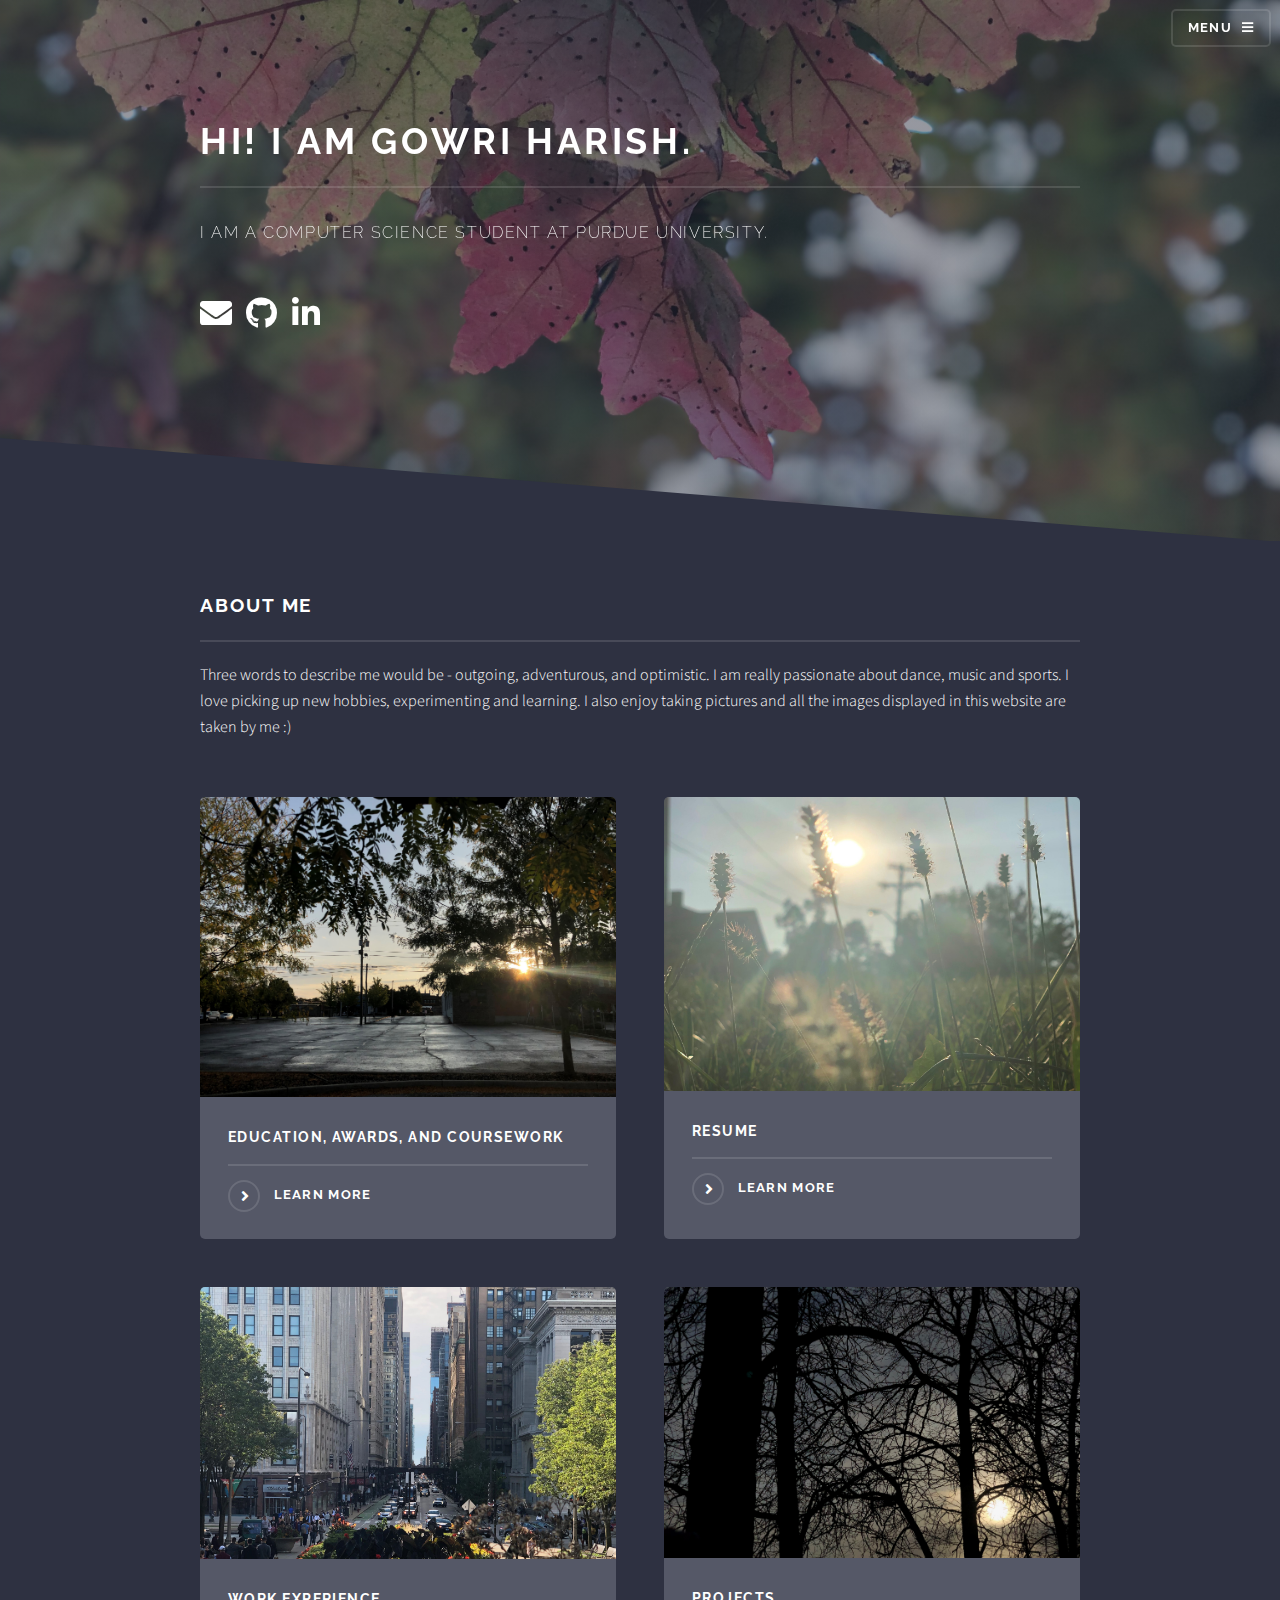
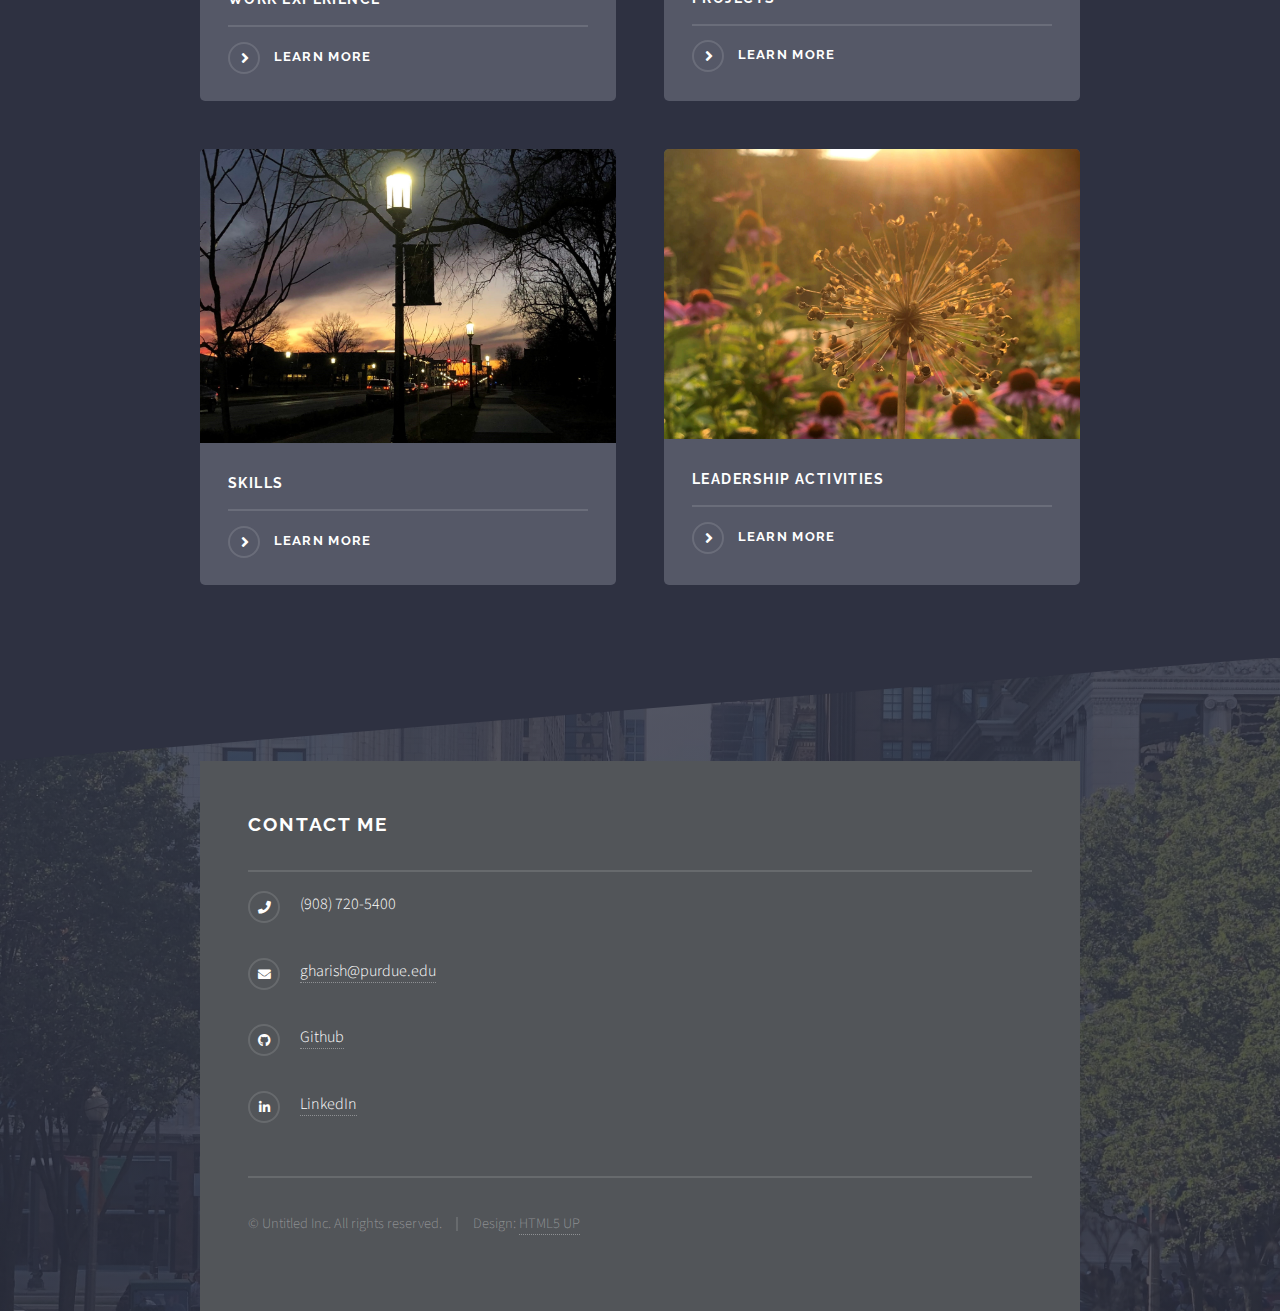
<file: index.html>
<!DOCTYPE HTML>
<!--
	Solid State by HTML5 UP
	html5up.net | @ajlkn
	Free for personal and commercial use under the CCA 3.0 license (html5up.net/license)
-->
<html>
	<head>
		<title>Home</title>
		<meta charset="utf-8" />
		<meta name="viewport" content="width=device-width, initial-scale=1, user-scalable=no" />
		<link rel="stylesheet" href="assets/css/main.css" />
		<noscript><link rel="stylesheet" href="assets/css/noscript.css" /></noscript>
	</head>
	<body class="is-preload">

		<!-- Page Wrapper -->
			<div id="page-wrapper">

				<!-- Header -->
					<header id="header" class="alt">
						<h1><a href="index.html">HOME</a></h1>
						<nav>
							<a href="#menu">Menu</a>
						</nav>
					</header>

				<!-- Menu -->
					<nav id="menu">
						<div class="inner">
							<h2>Menu</h2>
							<ul class="links">
								<li><a href="index.html">Home</a></li>
								<li><a href="education.html">Education</a></li>
								<li><a href="resume.html">Resume</a></li>
								<li><a href="work_experience.html">Work Experience</a></li>
								<li><a href="projects.html">Projects</a></li>
								<li><a href="skills.html">Skills</a></li>
								<li><a href="activties.html">Leadership Activities</a></li>
							</ul>
							<a href="#" class="close">Close</a>
						</div>
					</nav>

				<!-- Banner -->
					<section id="banner">
						<div class="inner">
							<!-- <div class="logo"><span class="icon fa-gem"></span></div> -->
							<h2>Hi! I am Gowri Harish.</h2>
							<p> I am a Computer Science student at Purdue University.</p>
							<p style="font-size: 2rem"><a href="mailto:gharish@purdue.edu" class="icon solid fa-envelope"></a>
							<a href="https://github.com/GowriH" class="icon brands fa-github"></a>
							<a href="https://www.linkedin.com/in/gowrih/" class="icon brands fa-linkedin-in"></a>
							</p>
							
							
						</div>
					</section>

				<!-- Wrapper -->
					<section id="wrapper">	

						<!-- Four -->
							<section id="four" class="wrapper alt style1">
								<div class="inner">
									<h2 class="major">ABOUT ME</h2>
									<p>Three words to describe me would be - outgoing, adventurous, and optimistic. I am really passionate about dance, music and sports. I love picking up new hobbies, experimenting and learning. I also enjoy taking pictures and all the images displayed in this website are taken by me :)</p>
									<section class="features">
										<article>
											<a href="education.html" class="image"><img src="images/autumn.jpg" alt="education"	/></a>
											<h3 class="major">EDUCATION, AWARDS, AND COURSEWORK</h3>
											<!-- <p>Lorem ipsum dolor sit amet, consectetur adipiscing vehicula id nulla dignissim dapibus ultrices.</p> -->
											<a href="education.html" class="special">Learn more</a>
										</article>
										<article>
											<a href="resume.html" class="image"><img src="images/autumn1.jpg" alt="Gowri Harish Resume" /></a>
											<h3 class="major">RESUME</h3>
											<!-- <p>Lorem ipsum dolor sit amet, consectetur adipiscing vehicula id nulla dignissim dapibus ultrices.</p> -->
											<a href="resume.html" class="special">Learn more</a>
										</article>
										<article>
											<a href="work_experience.html" class="image"><img src="images/chicago.jpg" alt="Gowri Harish Work Expereince" /></a>
											<h3 class="major">WORK EXPERIENCE</h3>
											<!-- <p>Lorem ipsum dolor sit amet, consectetur adipiscing vehicula id nulla dignissim dapibus ultrices.</p> -->
											<a href="work_experience.html" class="special">Learn more</a>
										</article>
										<article>
											<a href="projects.html" class="image"><img src="images/trees.jpg" alt="Gowri Harish projects" /></a>
											<h3 class="major">PROJECTS</h3>
											<!-- <p>Lorem ipsum dolor sit amet, consectetur adipiscing vehicula id nulla dignissim dapibus ultrices.</p> -->
											<a href="projects.html" class="special">Learn more</a>
										</article>
										<article>
											<a href="skills.html" class="image"><img src="images/sunset.jpg" alt="Gowri Harish Skills" /></a>
											<h3 class="major">SKILLS</h3>
											<!-- <p>Lorem ipsum dolor sit amet, consectetur adipiscing vehicula id nulla dignissim dapibus ultrices.</p> -->
											<a href="skills.html" class="special">Learn more</a>
										</article>
										<article>
											<a href="activities.html" class="image"><img src="images/dandelions.jpg" alt="Gowri Harish Leadership Activities" /></a>
											<h3 class="major">LEADERSHIP ACTIVITIES</h3>
											<!-- <p>Lorem ipsum dolor sit amet, consectetur adipiscing vehicula id nulla dignissim dapibus ultrices.</p> -->
											<a href="activities.html" class="special">Learn more</a>
										</article>
									</section>
								</div>
							</section>

					</section>

				<!-- Footer -->
					<section id="footer">
						<div class="inner" style="background-color: #525559">
							<h2 class="major">Contact me</h2>
							<ul class="contact">
								<li class="icon solid fa-phone">(908) 720-5400</li>
								<li class="icon solid fa-envelope"><a href="mailto:gharish@purdue.edu">gharish@purdue.edu</a></li>
								<li class="icon brands fa-github"><a href="https://github.com/GowriH">Github</a></li>
								<li class="icon brands fa-linkedin-in"><a href="https://www.linkedin.com/in/gowrih/">LinkedIn</a></li>
							</ul>
							<ul class="copyright">
								<li>&copy; Untitled Inc. All rights reserved.</li><li>Design: <a href="http://html5up.net">HTML5 UP</a></li>
							</ul>
						</div>
					</section>
			</div>

		<!-- Scripts -->
			<script src="assets/js/jquery.min.js"></script>
			<script src="assets/js/jquery.scrollex.min.js"></script>
			<script src="assets/js/browser.min.js"></script>
			<script src="assets/js/breakpoints.min.js"></script>
			<script src="assets/js/util.js"></script>
			<script src="assets/js/main.js"></script>

	</body>
</html>
</file>
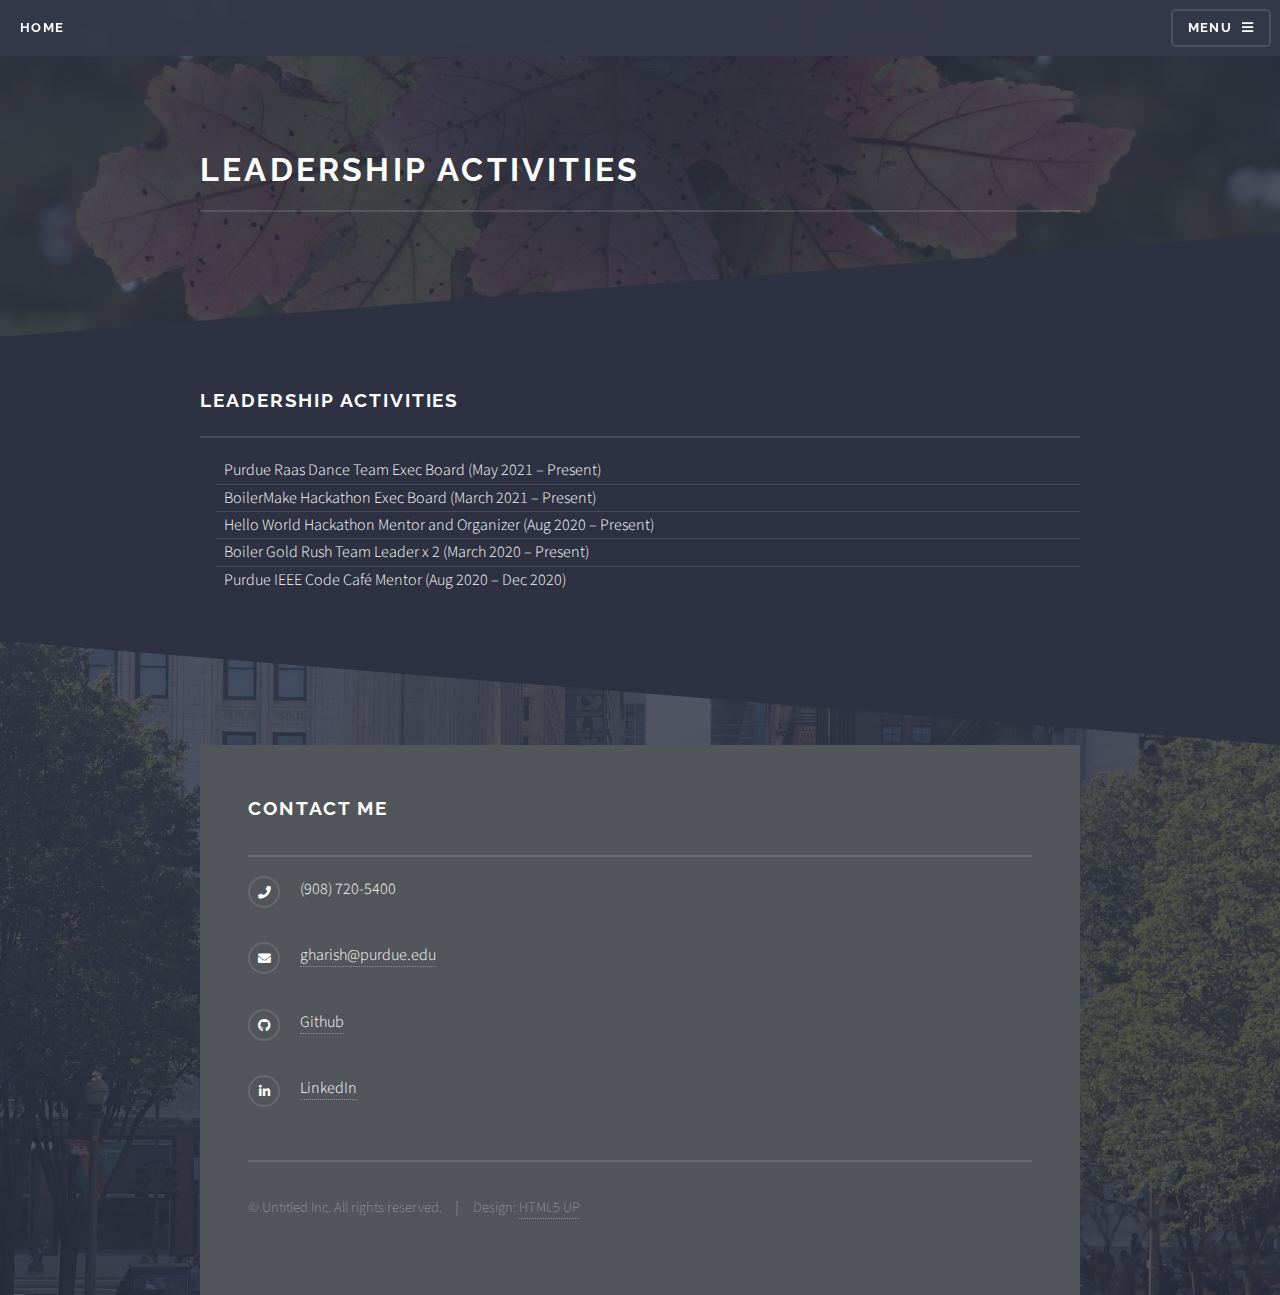
<file: activities.html>
<!DOCTYPE HTML>
<!--
	Solid State by HTML5 UP
	html5up.net | @ajlkn
	Free for personal and commercial use under the CCA 3.0 license (html5up.net/license)
-->
<html>
	<head>
		<title>Leadership Activities</title>
		<meta charset="utf-8" />
		<meta name="viewport" content="width=device-width, initial-scale=1, user-scalable=no" />
		<link rel="stylesheet" href="assets/css/main.css" />
		<noscript><link rel="stylesheet" href="assets/css/noscript.css" /></noscript>
	</head>
	<body class="is-preload">

		<!-- Page Wrapper -->
			<div id="page-wrapper">

				<!-- Header -->
					<header id="header">
						<h1><a href="index.html">HOME</a></h1>
						<nav>
							<a href="#menu">Menu</a>
						</nav>
					</header>

				<!-- Menu -->
					<nav id="menu">
						<div class="inner">
							<h2>Menu</h2>
							<ul class="links">
								<li><a href="index.html">Home</a></li>
								<li><a href="education.html">Education</a></li>
								<li><a href="resume.html">Resume</a></li>
								<li><a href="work_experience.html">Work Experience</a></li>
								<li><a href="projects.html">Projects</a></li>
								<li><a href="skills.html">Skills</a></li>
								<li><a href="activties.html">Leadership Activities</a></li>
							</ul>
							<a href="#" class="close">Close</a>
						</div>
					</nav>

				<!-- Wrapper -->
					<section id="wrapper">
						<header>
							<div class="inner">
								<h2>Leadership Activities</h2>
							</div>
						</header>

						<!-- Content -->
							<div class="wrapper">
								<div class="inner">
									<section>
										<h2 class="major">Leadership Activities</h2>
										<div class="row">
											<div class="col-12 col-12-medium">
												<ul class="alt">
													<li>Purdue Raas Dance Team Exec Board (May 2021 – Present)</li>
													<li>BoilerMake Hackathon Exec Board (March 2021 – Present)</li>
													<li>Hello World Hackathon Mentor and Organizer (Aug 2020 – Present)</li>
													<li>Boiler Gold Rush Team Leader x 2 (March 2020 – Present)</li>
													<li>Purdue IEEE Code Café Mentor (Aug 2020 – Dec 2020)</li>
												</ul>
											</div>
										</div>									
									</section>

								</div>
							</div>

					</section>
			</div>

			<section id="footer">
				<div class="inner" style="background-color: #525559">
					<h2 class="major">Contact me</h2>
					<ul class="contact">
						<li class="icon solid fa-phone">(908) 720-5400</li>
						<li class="icon solid fa-envelope"><a href="mailto:gharish@purdue.edu">gharish@purdue.edu</a></li>
						<li class="icon brands fa-github"><a href="https://github.com/GowriH">Github</a></li>
						<li class="icon brands fa-linkedin-in"><a href="https://www.linkedin.com/in/gowrih/">LinkedIn</a></li>
					</ul>
					<ul class="copyright">
						<li>&copy; Untitled Inc. All rights reserved.</li><li>Design: <a href="http://html5up.net">HTML5 UP</a></li>
					</ul>
				</div>
			</section>

		<!-- Scripts -->
			<script src="assets/js/jquery.min.js"></script>
			<script src="assets/js/jquery.scrollex.min.js"></script>
			<script src="assets/js/browser.min.js"></script>
			<script src="assets/js/breakpoints.min.js"></script>
			<script src="assets/js/util.js"></script>
			<script src="assets/js/main.js"></script>

	</body>
</html>
</file>
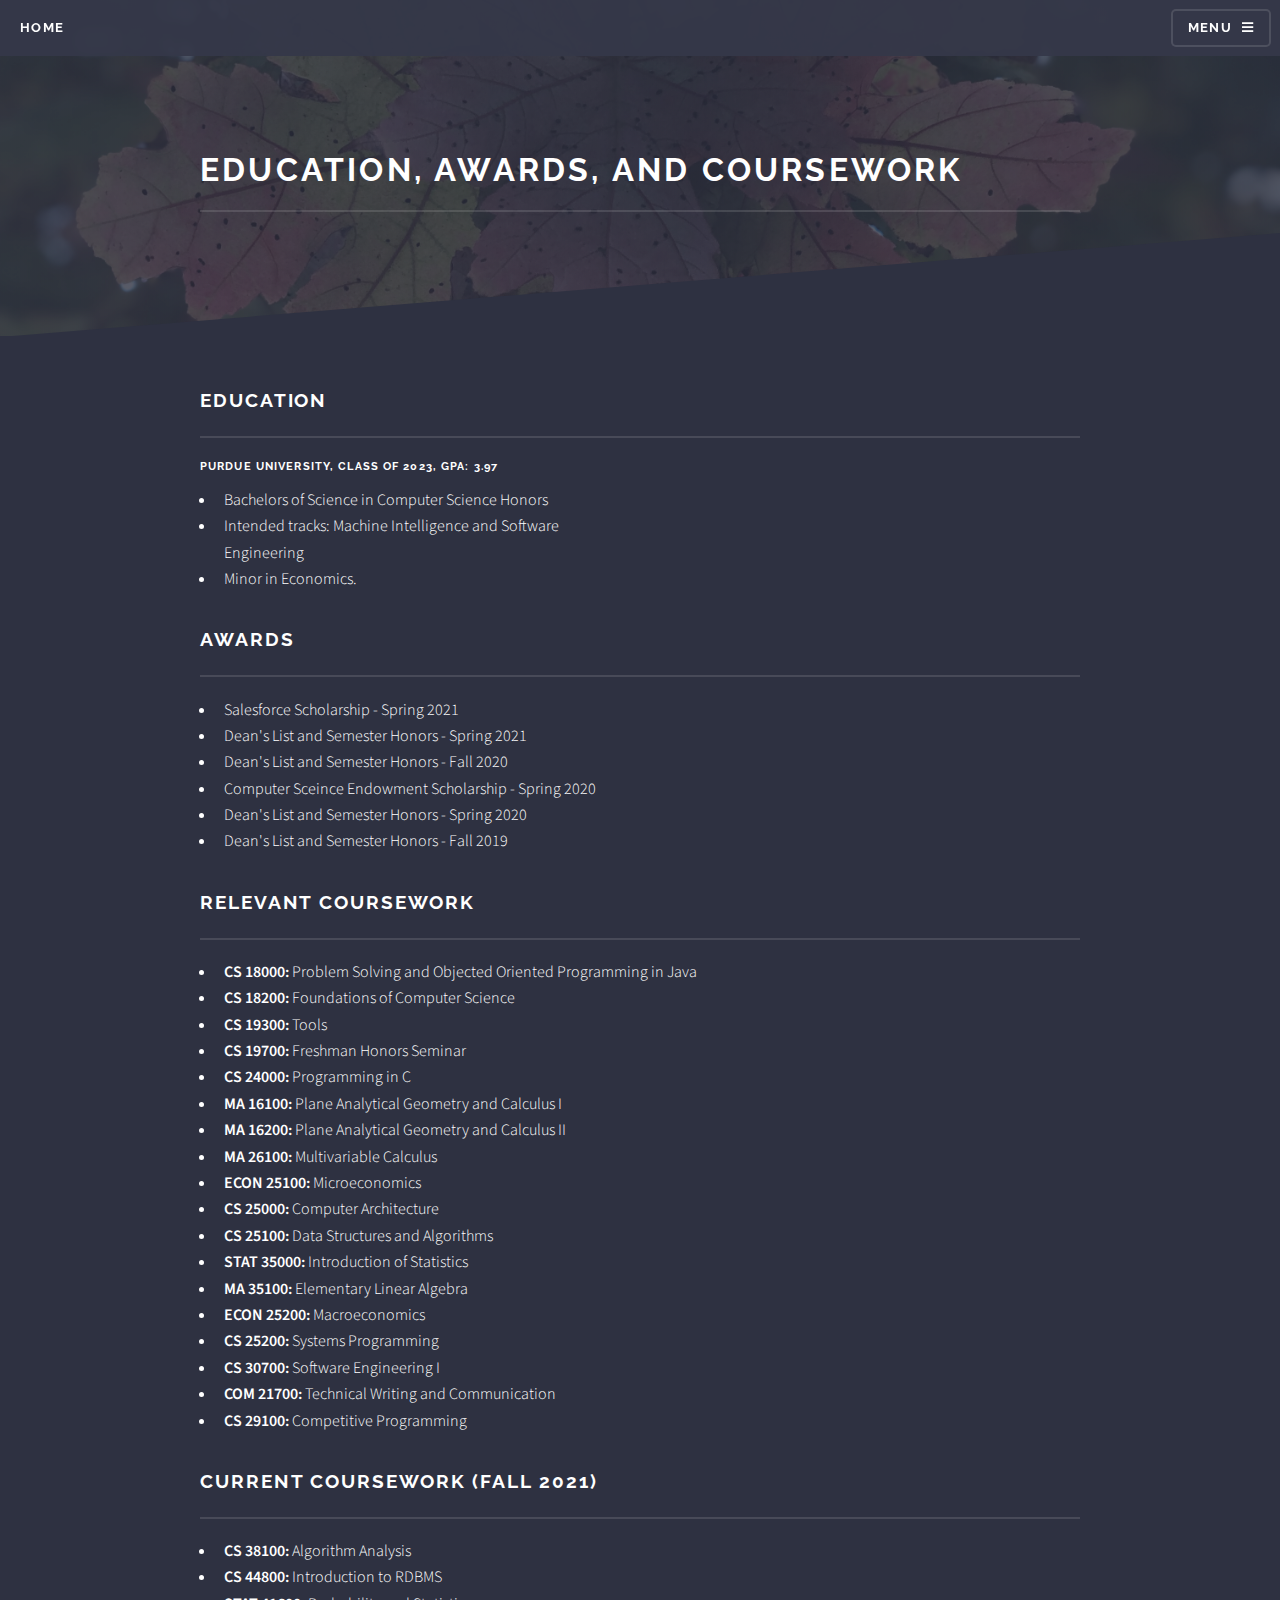
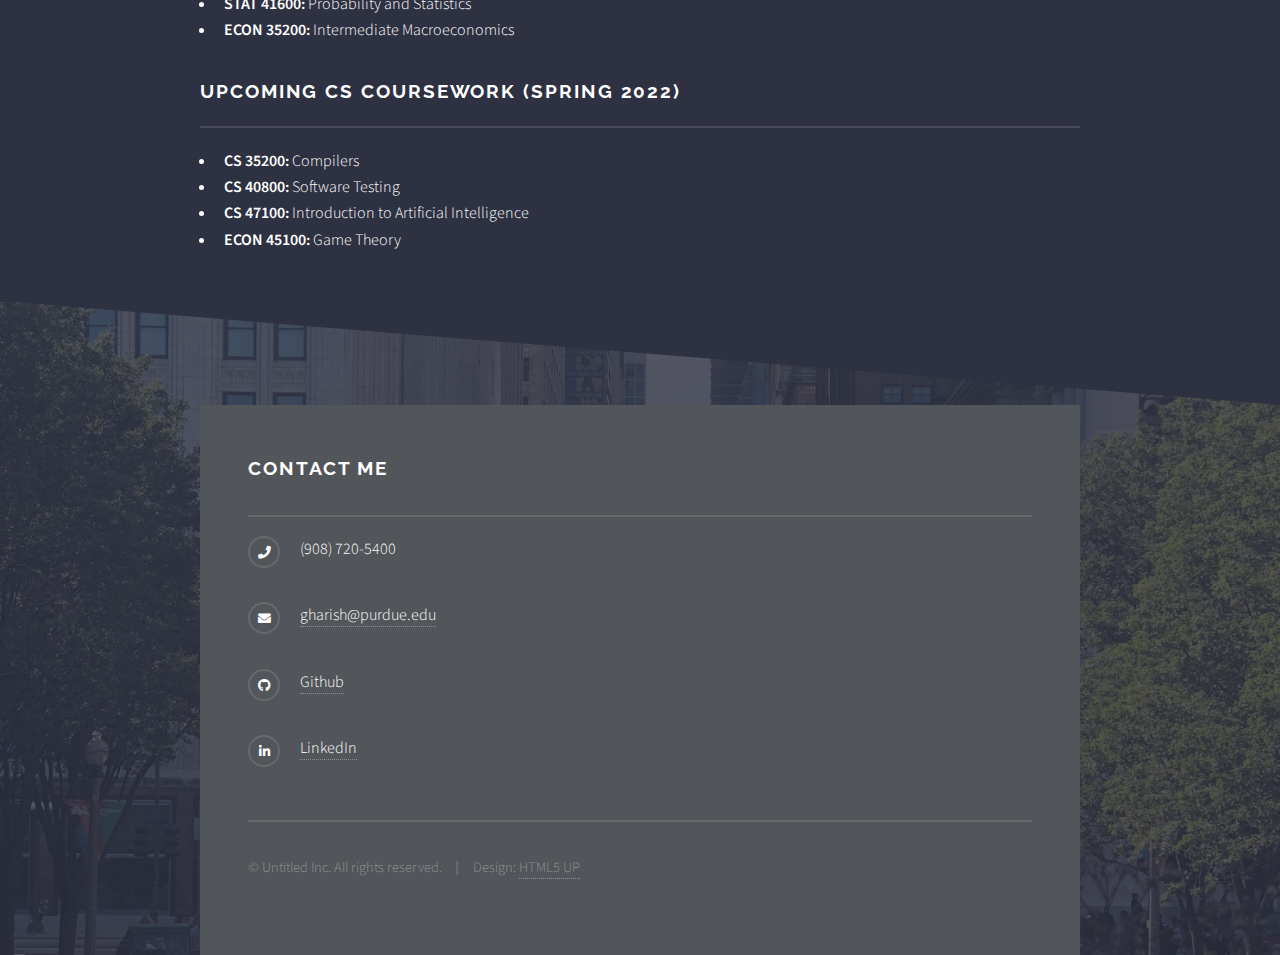
<file: education.html>
<!DOCTYPE HTML>
<!--
	Solid State by HTML5 UP
	html5up.net | @ajlkn
	Free for personal and commercial use under the CCA 3.0 license (html5up.net/license)
-->
<html>
	<head>
		<title>Education</title>
		<meta charset="utf-8" />
		<meta name="viewport" content="width=device-width, initial-scale=1, user-scalable=no" />
		<link rel="stylesheet" href="assets/css/main.css" />
		<noscript><link rel="stylesheet" href="assets/css/noscript.css" /></noscript>
	</head>
	<body class="is-preload">

		<!-- Page Wrapper -->
			<div id="page-wrapper">

				<!-- Header -->
					<header id="header">
						<h1><a href="index.html">HOME</a></h1>
						<nav>
							<a href="#menu">Menu</a>
						</nav>
					</header>

				<!-- Menu -->
					<nav id="menu">
						<div class="inner">
							<h2>Menu</h2>
							<ul class="links">
								<li><a href="index.html">Home</a></li>
								<li><a href="education.html">Education</a></li>
								<li><a href="resume.html">Resume</a></li>
								<li><a href="work_experience.html">Work Experience</a></li>
								<li><a href="projects.html">Projects</a></li>
								<li><a href="skills.html">Skills</a></li>
								<li><a href="activties.html">Leadership Activities</a></li>
							</ul>
							<a href="#" class="close">Close</a>
						</div>
					</nav>

				<!-- Wrapper -->
					<section id="wrapper">
						<header>
							<div class="inner">
								<h2>Education, Awards, and Coursework</h2>
							</div>
						</header>

						<!-- Content -->
							<div class="wrapper">
								<div class="inner">
									<section>
										<h2 class="major">Education</h2>
										<div class="row">
											<div class="col-6 col-12-medium">
												<h4>Purdue University, Class of 2023, GPA: 3.97</h4>
												<ul>
													<li>Bachelors of Science in Computer Science Honors</li>
													<li>Intended tracks: Machine Intelligence and Software Engineering </li>
													<li>Minor in Economics.</li>
												</ul>
											</div>
									</section>

									<section>
										<h2 class="major">Awards</h2>
										<div class="row">
											<div class="col-8 col-12-medium">
												<ul>
													<li>Salesforce Scholarship - Spring 2021 </li>
													<li>Dean's List and Semester Honors - Spring 2021</li>
													<li>Dean's List and Semester Honors - Fall 2020</li>
													<li>Computer Sceince Endowment Scholarship - Spring 2020</li>
													<li>Dean's List and Semester Honors - Spring 2020</li>
													<li>Dean's List and Semester Honors - Fall 2019</li>
												</ul>
											</div>
									</section>

									<section>
										<h2 class="major">Relevant Coursework</h2>
										<div class="row">
											<div class="col-10 col-12-medium">
												<ul>
													<li><b>CS 18000: </b>Problem Solving and Objected Oriented Programming in Java</li>
													<li><b>CS 18200: </b>Foundations of Computer Science</li>
													<li><b>CS 19300: </b>Tools</li>
													<li><b>CS 19700: </b>Freshman Honors Seminar </li>
													<li><b>CS 24000: </b>Programming in C</li>
													<li><b>MA 16100: </b>Plane Analytical Geometry and Calculus I</li>
													<li><b>MA 16200: </b>Plane Analytical Geometry and Calculus II</li>
													<li><b>MA 26100: </b>Multivariable Calculus</li>
													<li><b>ECON 25100: </b>Microeconomics</li>
													<li><b>CS 25000: </b>Computer Architecture</li>
													<li><b>CS 25100: </b>Data Structures and Algorithms</li>
													<li><b>STAT 35000: </b>Introduction of Statistics</li>
													<li><b>MA 35100: </b>Elementary Linear Algebra</li>
													<li><b>ECON 25200: </b>Macroeconomics</li>
													<li><b>CS 25200: </b>Systems Programming</li>
													<li><b>CS 30700: </b>Software Engineering I</li>
													<li><b>COM 21700: </b>Technical Writing and Communication</li>
													<li><b>CS 29100: </b>Competitive Programming</li>
												</ul>
											</div>
										</div>
									
										<h2 class="major">Current Coursework (Fall 2021)</h2>
										<div class="row">
											<div class="col-10 col-12-medium">
												<ul>
													<li><b>CS 38100: </b>Algorithm Analysis</li>
													<li><b>CS 44800: </b>Introduction to RDBMS</li>
													<li><b>STAT 41600: </b>Probability and Statistics</li>
													<li><b>ECON 35200: </b>Intermediate Macroeconomics</li>
												</ul>
											</div>
										</div>

										<h2 class="major">Upcoming CS Coursework (Spring 2022)</h2>
										<div class="row">
											<div class="col-10 col-12-medium">
												<ul>
													<li><b>CS 35200: </b>Compilers </li>
													<li><b>CS 40800: </b>Software Testing </li>
													<li><b>CS 47100: </b>Introduction to Artificial Intelligence</li>
													<li><b>ECON 45100: </b>Game Theory</li>
												</ul>
											</div>
										</div>
									</section>
								</div>
							</div>

					</section>

			</div>

			<section id="footer">
				<div class="inner" style="background-color: #525559">
					<h2 class="major">Contact me</h2>
					<ul class="contact">
						<li class="icon solid fa-phone">(908) 720-5400</li>
						<li class="icon solid fa-envelope"><a href="mailto:gharish@purdue.edu">gharish@purdue.edu</a></li>
						<li class="icon brands fa-github"><a href="https://github.com/GowriH">Github</a></li>
						<li class="icon brands fa-linkedin-in"><a href="https://www.linkedin.com/in/gowrih/">LinkedIn</a></li>
					</ul>
					<ul class="copyright">
						<li>&copy; Untitled Inc. All rights reserved.</li><li>Design: <a href="http://html5up.net">HTML5 UP</a></li>
					</ul>
				</div>
			</section>

		<!-- Scripts -->
			<script src="assets/js/jquery.min.js"></script>
			<script src="assets/js/jquery.scrollex.min.js"></script>
			<script src="assets/js/browser.min.js"></script>
			<script src="assets/js/breakpoints.min.js"></script>
			<script src="assets/js/util.js"></script>
			<script src="assets/js/main.js"></script>

	</body>
</html>
</file>
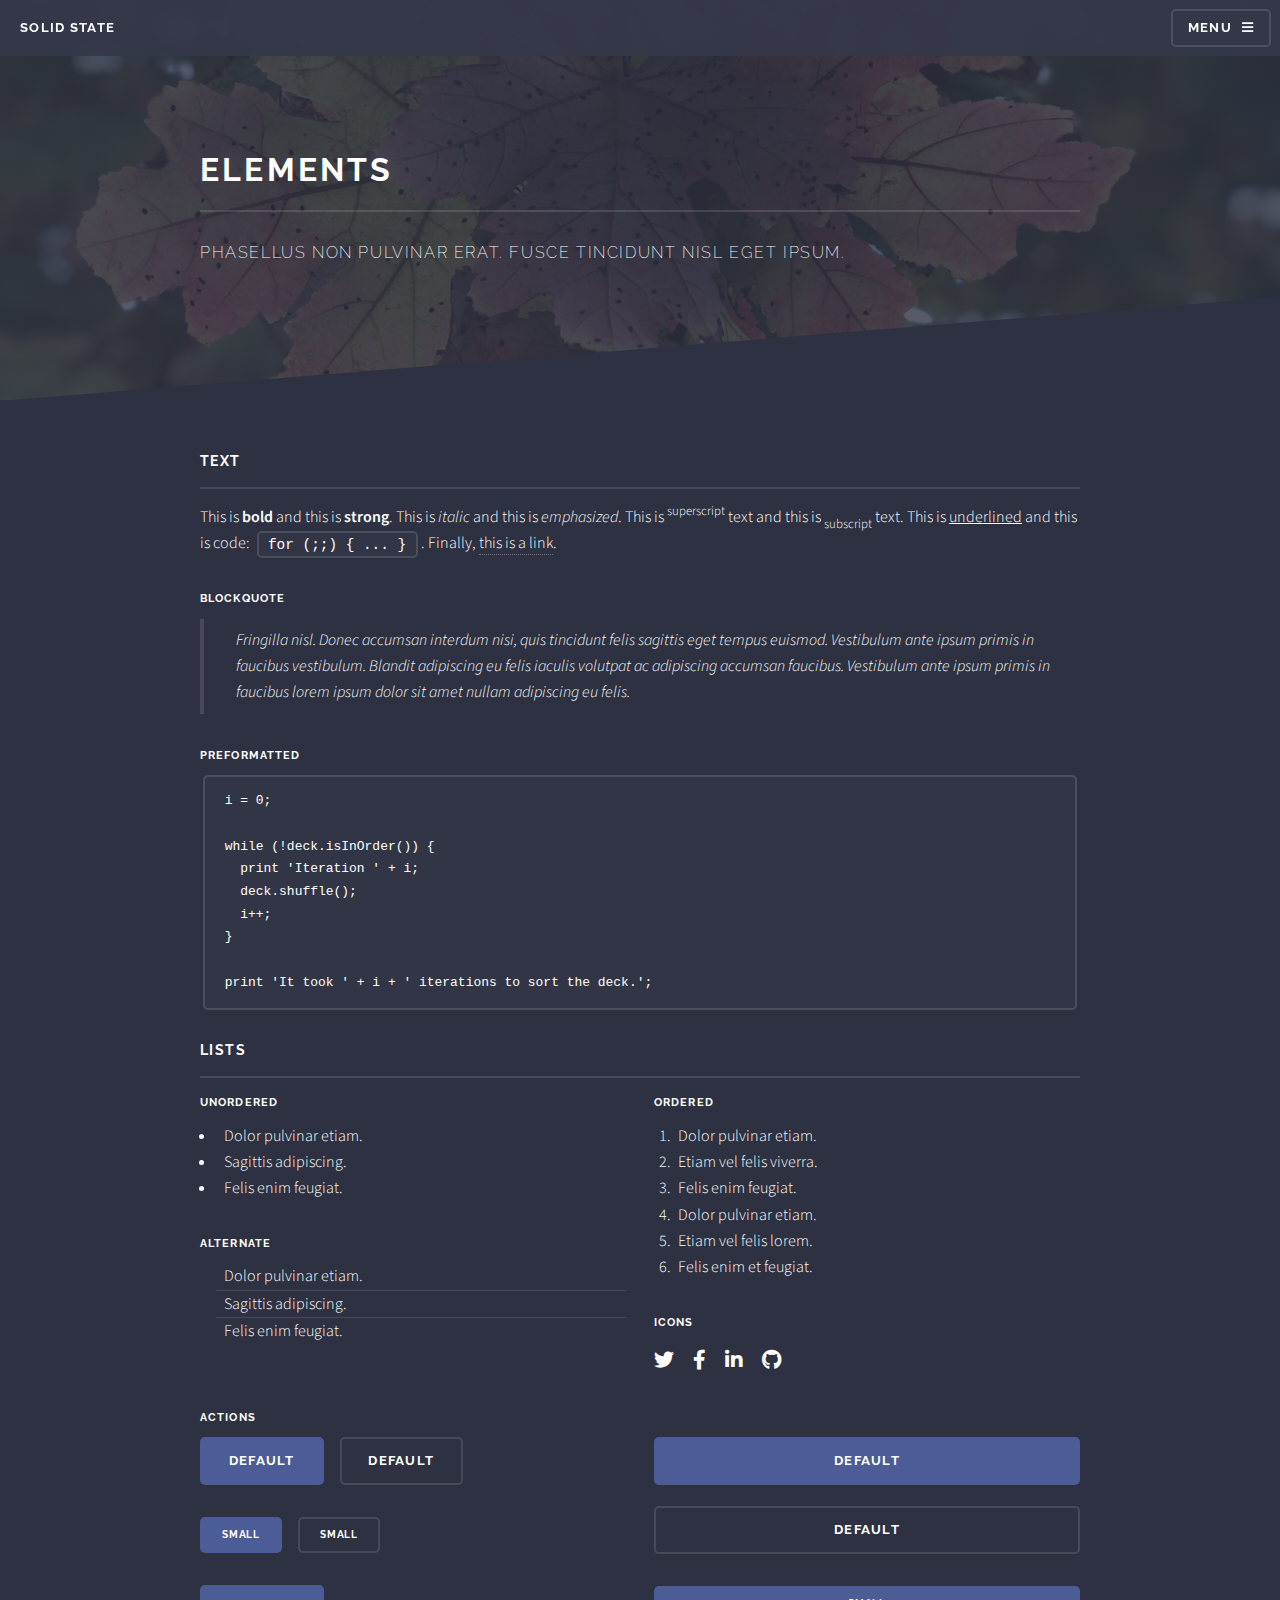
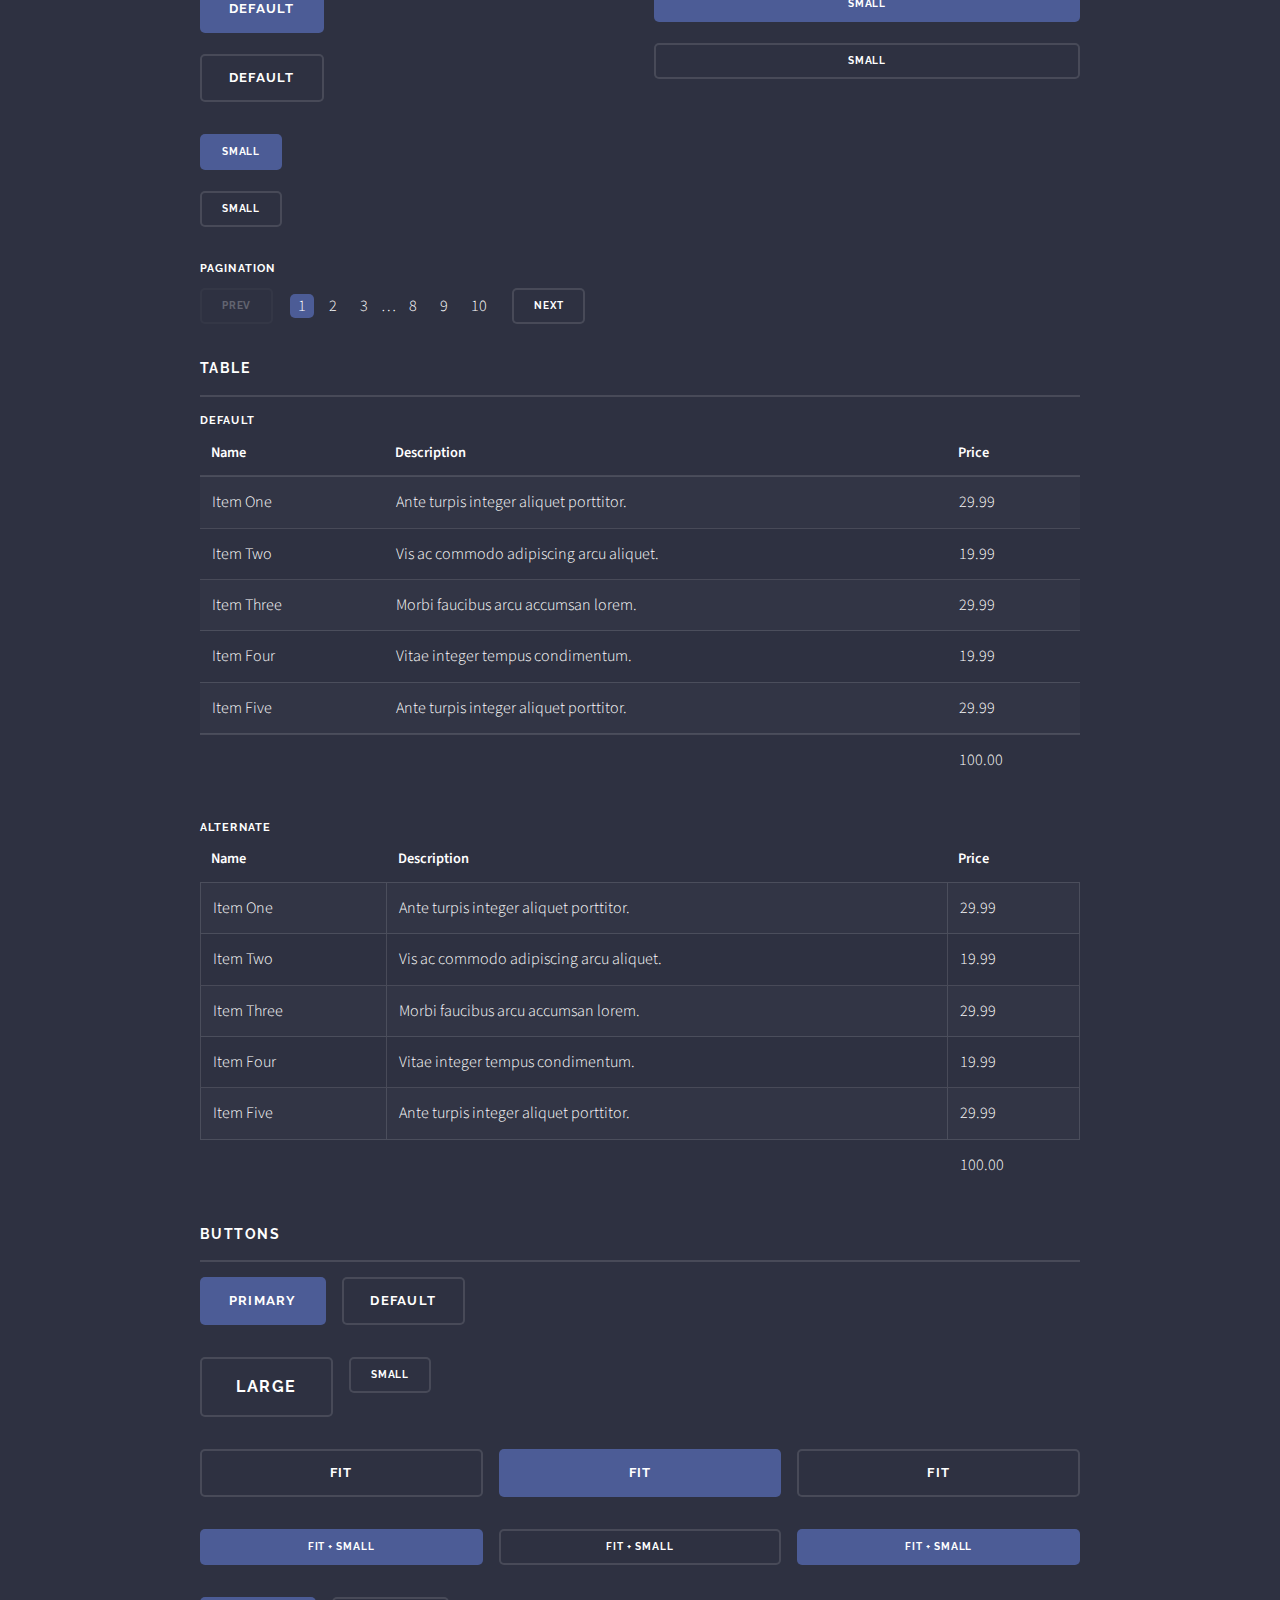
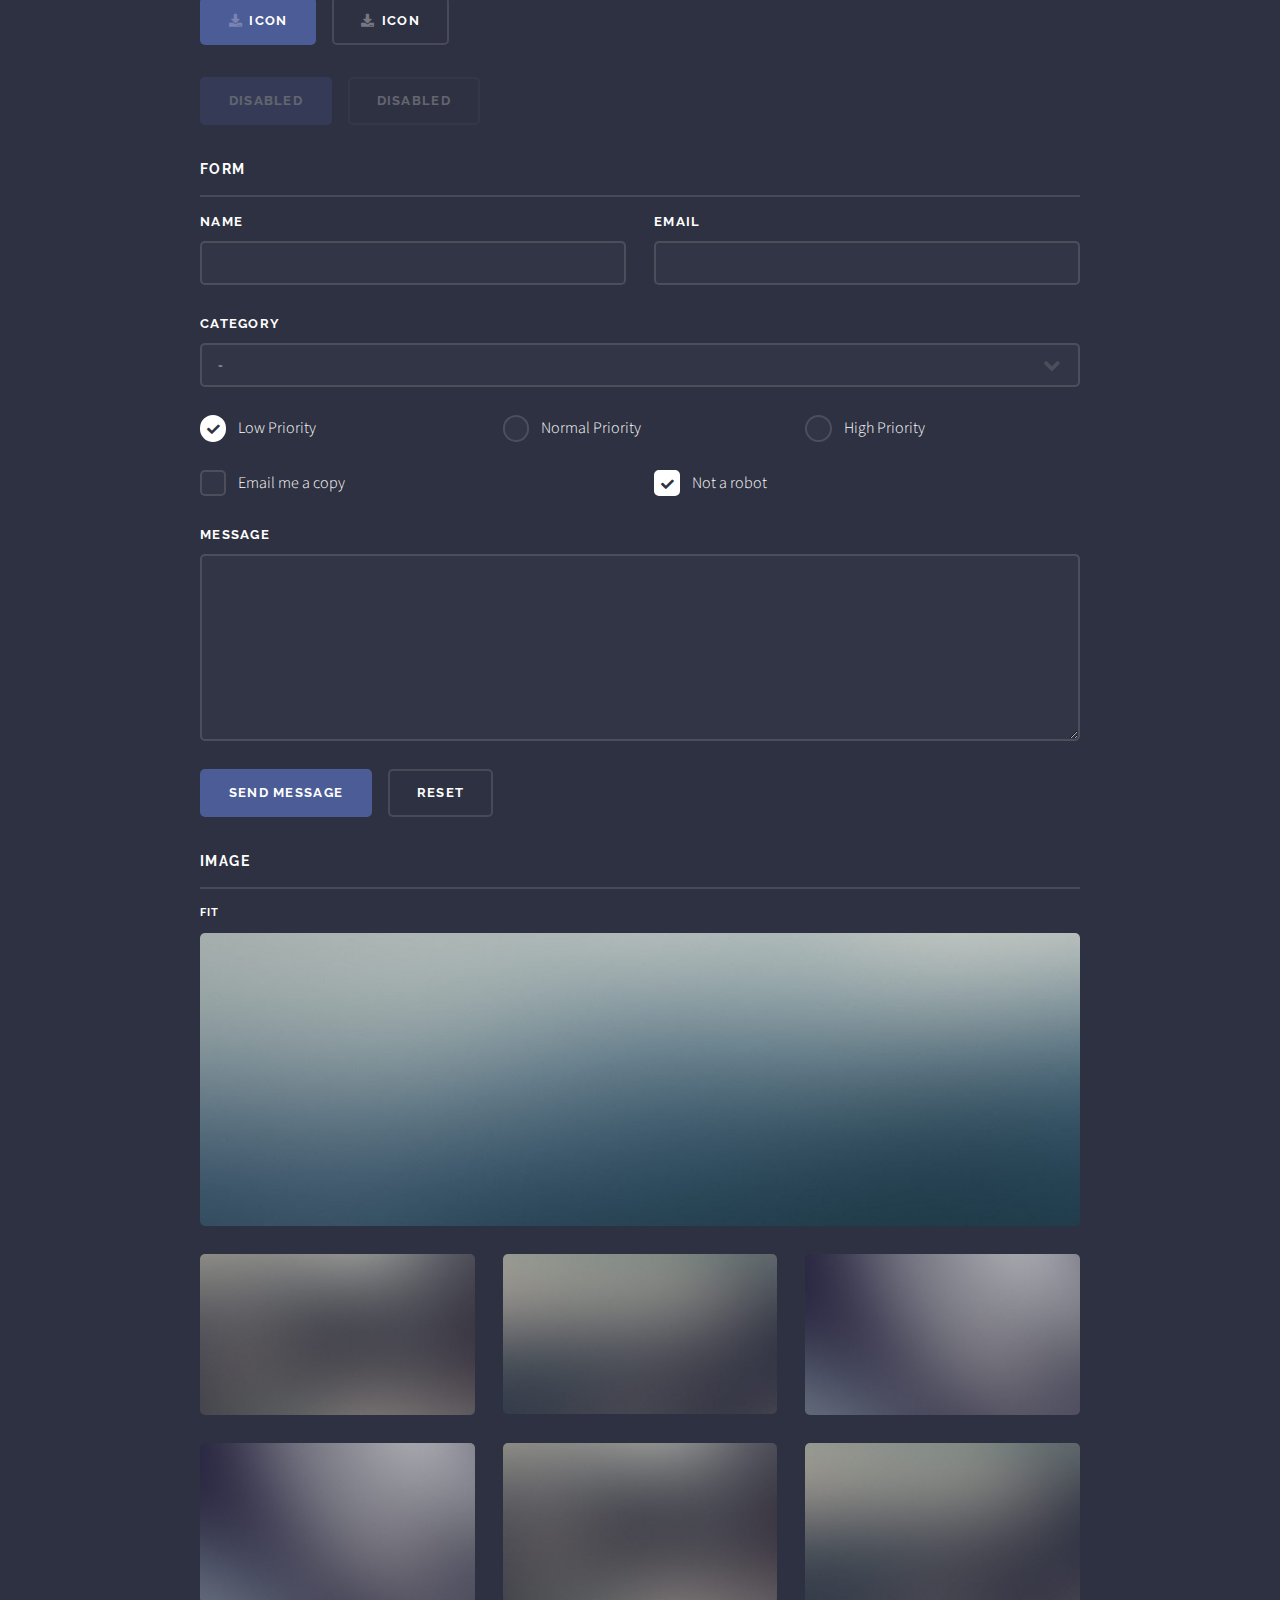
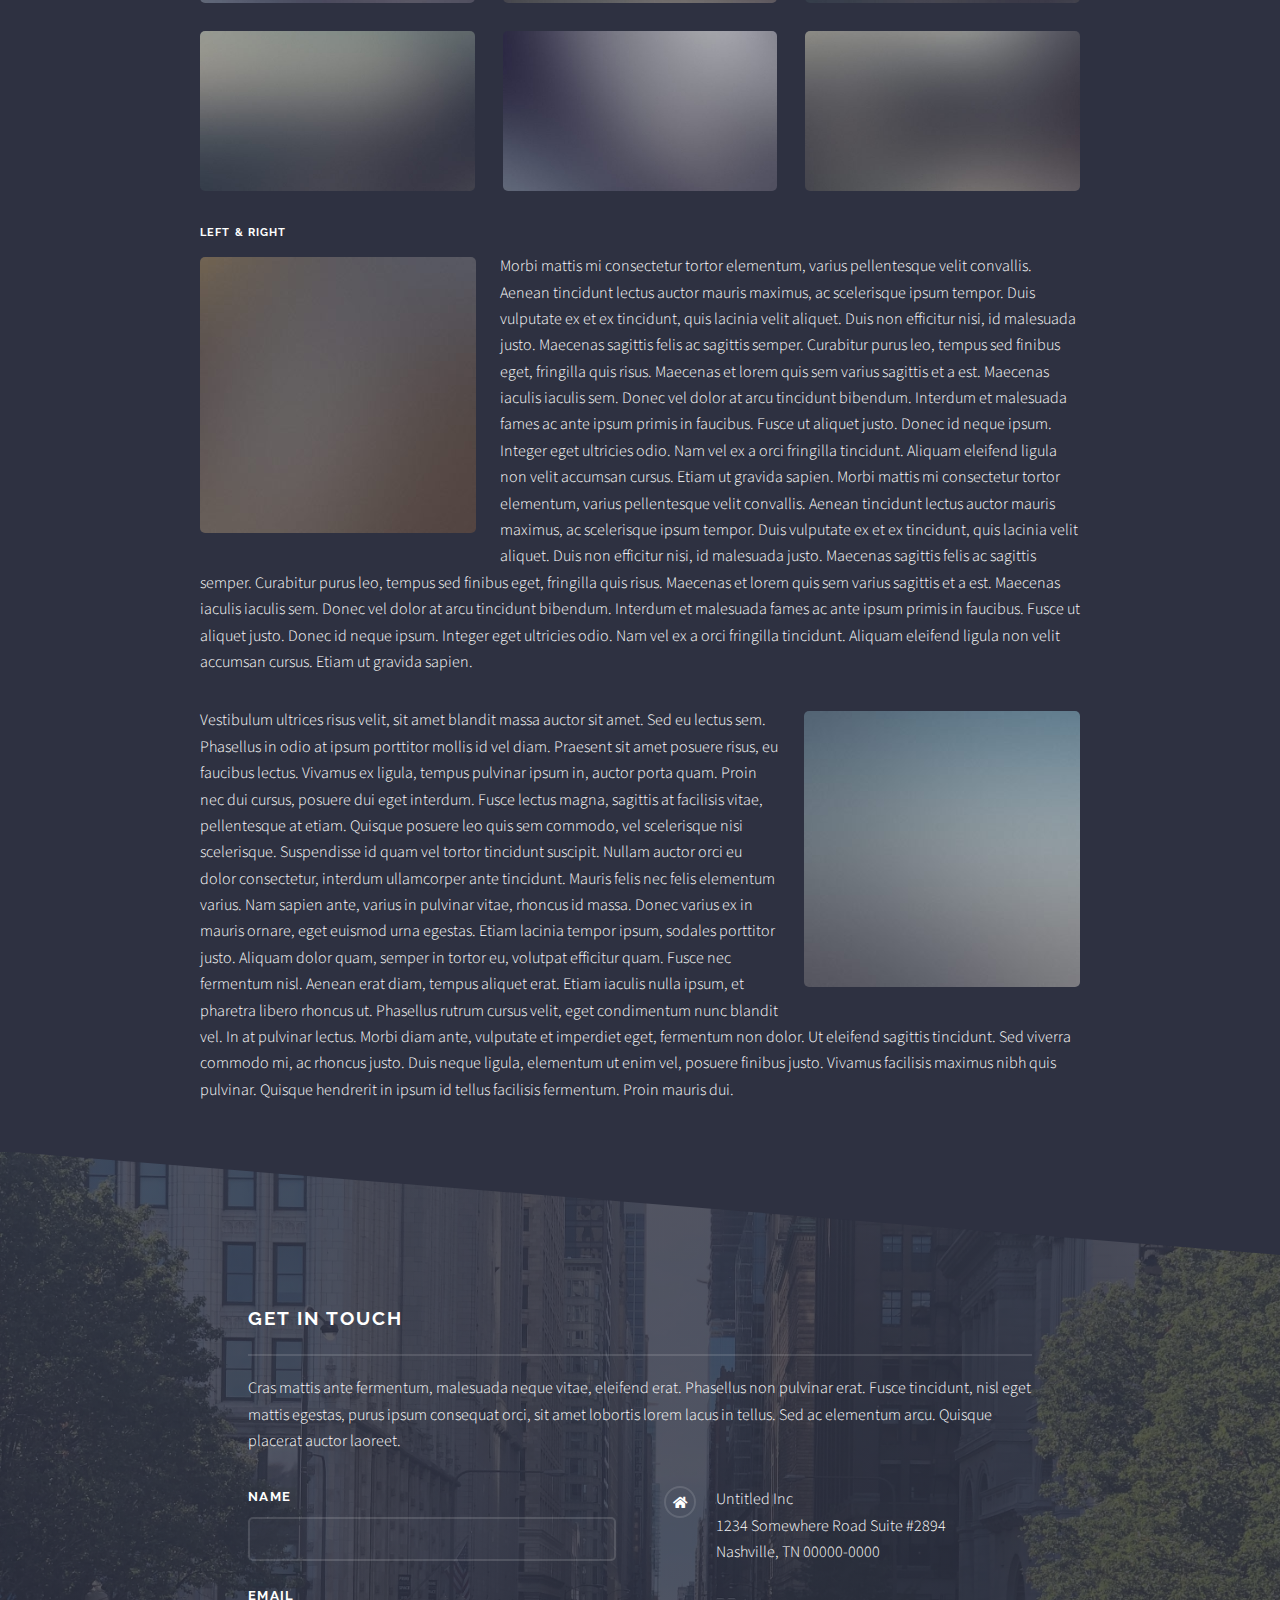
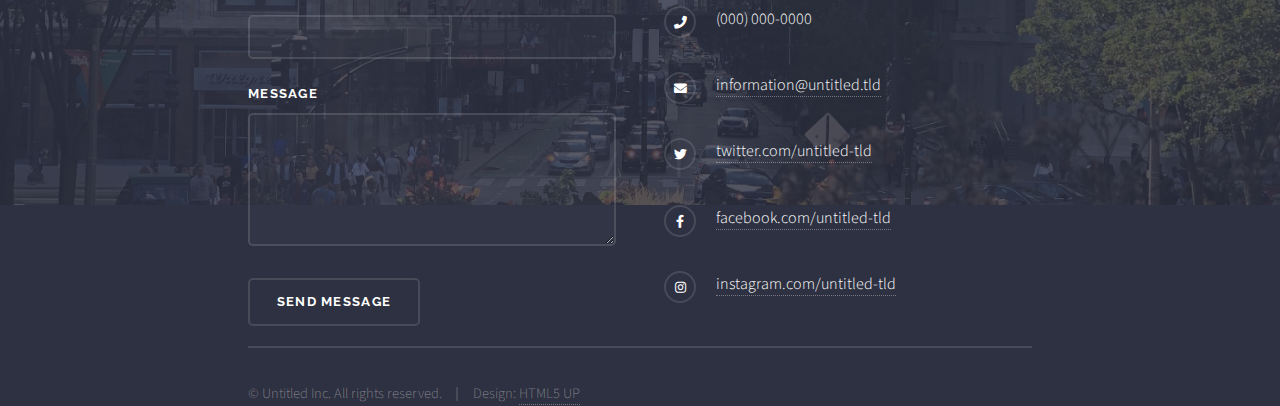
<file: elements.html>
<!DOCTYPE HTML>
<!--
	Solid State by HTML5 UP
	html5up.net | @ajlkn
	Free for personal and commercial use under the CCA 3.0 license (html5up.net/license)
-->
<html>
	<head>
		<title>Elements - Solid State by HTML5 UP</title>
		<meta charset="utf-8" />
		<meta name="viewport" content="width=device-width, initial-scale=1, user-scalable=no" />
		<link rel="stylesheet" href="assets/css/main.css" />
		<noscript><link rel="stylesheet" href="assets/css/noscript.css" /></noscript>
	</head>
	<body class="is-preload">

		<!-- Page Wrapper -->
			<div id="page-wrapper">

				<!-- Header -->
					<header id="header">
						<h1><a href="index.html">Solid State</a></h1>
						<nav>
							<a href="#menu">Menu</a>
						</nav>
					</header>

				<!-- Menu -->
					<nav id="menu">
						<div class="inner">
							<h2>Menu</h2>
							<ul class="links">
								<li><a href="index.html">Home</a></li>
								<li><a href="generic.html">Generic</a></li>
								<li><a href="elements.html">Elements</a></li>
								<li><a href="#">Log In</a></li>
								<li><a href="#">Sign Up</a></li>
							</ul>
							<a href="#" class="close">Close</a>
						</div>
					</nav>

				<!-- Wrapper -->
					<section id="wrapper">
						<header>
							<div class="inner">
								<h2>Elements</h2>
								<p>Phasellus non pulvinar erat. Fusce tincidunt nisl eget ipsum.</p>
							</div>
						</header>

						<!-- Content -->
							<div class="wrapper">
								<div class="inner">

									<section>
										<h3 class="major">Text</h3>
										<p>This is <b>bold</b> and this is <strong>strong</strong>. This is <i>italic</i> and this is <em>emphasized</em>.
										This is <sup>superscript</sup> text and this is <sub>subscript</sub> text.
										This is <u>underlined</u> and this is code: <code>for (;;) { ... }</code>. Finally, <a href="#">this is a link</a>.</p>
										<h4>Blockquote</h4>
										<blockquote>Fringilla nisl. Donec accumsan interdum nisi, quis tincidunt felis sagittis eget tempus euismod. Vestibulum ante ipsum primis in faucibus vestibulum. Blandit adipiscing eu felis iaculis volutpat ac adipiscing accumsan faucibus. Vestibulum ante ipsum primis in faucibus lorem ipsum dolor sit amet nullam adipiscing eu felis.</blockquote>
										<h4>Preformatted</h4>
										<pre><code>i = 0;

while (!deck.isInOrder()) {
  print 'Iteration ' + i;
  deck.shuffle();
  i++;
}

print 'It took ' + i + ' iterations to sort the deck.';</code></pre>
									</section>

									<section>
										<h3 class="major">Lists</h3>
										<div class="row">
											<div class="col-6 col-12-medium">
												<h4>Unordered</h4>
												<ul>
													<li>Dolor pulvinar etiam.</li>
													<li>Sagittis adipiscing.</li>
													<li>Felis enim feugiat.</li>
												</ul>
												<h4>Alternate</h4>
												<ul class="alt">
													<li>Dolor pulvinar etiam.</li>
													<li>Sagittis adipiscing.</li>
													<li>Felis enim feugiat.</li>
												</ul>
											</div>
											<div class="col-6 col-12-medium">
												<h4>Ordered</h4>
												<ol>
													<li>Dolor pulvinar etiam.</li>
													<li>Etiam vel felis viverra.</li>
													<li>Felis enim feugiat.</li>
													<li>Dolor pulvinar etiam.</li>
													<li>Etiam vel felis lorem.</li>
													<li>Felis enim et feugiat.</li>
												</ol>
												<h4>Icons</h4>
												<ul class="icons">
													<li><a href="#" class="icon brands fa-twitter"><span class="label">Twitter</span></a></li>
													<li><a href="#" class="icon brands fa-facebook-f"><span class="label">Facebook</span></a></li>
													<li><a href="#" class="icon brands fa-linkedin-in"><span class="label">Instagram</span></a></li>
													<li><a href="#" class="icon brands fa-github"><span class="label">Github</span></a></li>
												</ul>
											</div>
										</div>
										<h4>Actions</h4>
										<div class="row">
											<div class="col-6 col-12-medium">
												<ul class="actions">
													<li><a href="#" class="button primary">Default</a></li>
													<li><a href="#" class="button">Default</a></li>
												</ul>
												<ul class="actions small">
													<li><a href="#" class="button primary small">Small</a></li>
													<li><a href="#" class="button small">Small</a></li>
												</ul>
												<ul class="actions stacked">
													<li><a href="#" class="button primary">Default</a></li>
													<li><a href="#" class="button">Default</a></li>
												</ul>
												<ul class="actions stacked small">
													<li><a href="#" class="button primary small">Small</a></li>
													<li><a href="#" class="button small">Small</a></li>
												</ul>
											</div>
											<div class="col-6 col-12-medium">
												<ul class="actions stacked">
													<li><a href="#" class="button primary fit">Default</a></li>
													<li><a href="#" class="button fit">Default</a></li>
												</ul>
												<ul class="actions stacked small">
													<li><a href="#" class="button primary small fit">Small</a></li>
													<li><a href="#" class="button small fit">Small</a></li>
												</ul>
											</div>
										</div>
										<h4>Pagination</h4>
										<ul class="pagination">
											<li><span class="button small disabled">Prev</span></li>
											<li><a href="#" class="page active">1</a></li>
											<li><a href="#" class="page">2</a></li>
											<li><a href="#" class="page">3</a></li>
											<li><span>&hellip;</span></li>
											<li><a href="#" class="page">8</a></li>
											<li><a href="#" class="page">9</a></li>
											<li><a href="#" class="page">10</a></li>
											<li><a href="#" class="button small">Next</a></li>
										</ul>
									</section>

									<section>
										<h3 class="major">Table</h3>
										<h4>Default</h4>
										<div class="table-wrapper">
											<table>
												<thead>
													<tr>
														<th>Name</th>
														<th>Description</th>
														<th>Price</th>
													</tr>
												</thead>
												<tbody>
													<tr>
														<td>Item One</td>
														<td>Ante turpis integer aliquet porttitor.</td>
														<td>29.99</td>
													</tr>
													<tr>
														<td>Item Two</td>
														<td>Vis ac commodo adipiscing arcu aliquet.</td>
														<td>19.99</td>
													</tr>
													<tr>
														<td>Item Three</td>
														<td> Morbi faucibus arcu accumsan lorem.</td>
														<td>29.99</td>
													</tr>
													<tr>
														<td>Item Four</td>
														<td>Vitae integer tempus condimentum.</td>
														<td>19.99</td>
													</tr>
													<tr>
														<td>Item Five</td>
														<td>Ante turpis integer aliquet porttitor.</td>
														<td>29.99</td>
													</tr>
												</tbody>
												<tfoot>
													<tr>
														<td colspan="2"></td>
														<td>100.00</td>
													</tr>
												</tfoot>
											</table>
										</div>

										<h4>Alternate</h4>
										<div class="table-wrapper">
											<table class="alt">
												<thead>
													<tr>
														<th>Name</th>
														<th>Description</th>
														<th>Price</th>
													</tr>
												</thead>
												<tbody>
													<tr>
														<td>Item One</td>
														<td>Ante turpis integer aliquet porttitor.</td>
														<td>29.99</td>
													</tr>
													<tr>
														<td>Item Two</td>
														<td>Vis ac commodo adipiscing arcu aliquet.</td>
														<td>19.99</td>
													</tr>
													<tr>
														<td>Item Three</td>
														<td> Morbi faucibus arcu accumsan lorem.</td>
														<td>29.99</td>
													</tr>
													<tr>
														<td>Item Four</td>
														<td>Vitae integer tempus condimentum.</td>
														<td>19.99</td>
													</tr>
													<tr>
														<td>Item Five</td>
														<td>Ante turpis integer aliquet porttitor.</td>
														<td>29.99</td>
													</tr>
												</tbody>
												<tfoot>
													<tr>
														<td colspan="2"></td>
														<td>100.00</td>
													</tr>
												</tfoot>
											</table>
										</div>
									</section>

									<section>
										<h3 class="major">Buttons</h3>
										<ul class="actions">
											<li><a href="#" class="button primary">Primary</a></li>
											<li><a href="#" class="button">Default</a></li>
										</ul>
										<ul class="actions">
											<li><a href="#" class="button large">Large</a></li>
											<li><a href="#" class="button small">Small</a></li>
										</ul>
										<ul class="actions fit">
											<li><a href="#" class="button fit">Fit</a></li>
											<li><a href="#" class="button primary fit">Fit</a></li>
											<li><a href="#" class="button fit">Fit</a></li>
										</ul>
										<ul class="actions fit small">
											<li><a href="#" class="button primary fit small">Fit + Small</a></li>
											<li><a href="#" class="button fit small">Fit + Small</a></li>
											<li><a href="#" class="button primary fit small">Fit + Small</a></li>
										</ul>
										<ul class="actions">
											<li><a href="#" class="button primary icon solid fa-download">Icon</a></li>
											<li><a href="#" class="button icon solid fa-download">Icon</a></li>
										</ul>
										<ul class="actions">
											<li><span class="button primary disabled">Disabled</span></li>
											<li><span class="button disabled">Disabled</span></li>
										</ul>
									</section>

									<section>
										<h3 class="major">Form</h3>
										<form method="post" action="#">
											<div class="row gtr-uniform">
												<div class="col-6 col-12-xsmall">
													<label for="demo-name">Name</label>
													<input type="text" name="demo-name" id="demo-name" value="" />
												</div>
												<div class="col-6 col-12-xsmall">
													<label for="demo-email">Email</label>
													<input type="email" name="demo-email" id="demo-email" value="" />
												</div>
												<div class="col-12">
													<label for="demo-category">Category</label>
													<select name="demo-category" id="demo-category">
														<option value="">-</option>
														<option value="1">Manufacturing</option>
														<option value="1">Shipping</option>
														<option value="1">Administration</option>
														<option value="1">Human Resources</option>
													</select>
												</div>
												<div class="col-4 col-12-small">
													<input type="radio" id="demo-priority-low" name="demo-priority" checked>
													<label for="demo-priority-low">Low Priority</label>
												</div>
												<div class="col-4 col-12-small">
													<input type="radio" id="demo-priority-normal" name="demo-priority">
													<label for="demo-priority-normal">Normal Priority</label>
												</div>
												<div class="col-4 col-12-small">
													<input type="radio" id="demo-priority-high" name="demo-priority">
													<label for="demo-priority-high">High Priority</label>
												</div>
												<div class="col-6 col-12-small">
													<input type="checkbox" id="demo-copy" name="demo-copy">
													<label for="demo-copy">Email me a copy</label>
												</div>
												<div class="col-6 col-12-small">
													<input type="checkbox" id="demo-human" name="demo-human" checked>
													<label for="demo-human">Not a robot</label>
												</div>
												<div class="col-12">
													<label for="demo-message">Message</label>
													<textarea name="demo-message" id="demo-message" rows="6"></textarea>
												</div>
												<div class="col-12">
													<ul class="actions">
														<li><input type="submit" value="Send Message" class="primary" /></li>
														<li><input type="reset" value="Reset" /></li>
													</ul>
												</div>
											</div>
										</form>
									</section>

									<section>
										<h3 class="major">Image</h3>
										<h4>Fit</h4>
										<div class="box alt">
											<div class="row gtr-uniform">
												<div class="col-12"><span class="image fit"><img src="images/pic08.jpg" alt="" /></span></div>
												<div class="col-4"><span class="image fit"><img src="images/pic05.jpg" alt="" /></span></div>
												<div class="col-4"><span class="image fit"><img src="images/pic06.jpg" alt="" /></span></div>
												<div class="col-4"><span class="image fit"><img src="images/pic07.jpg" alt="" /></span></div>
												<div class="col-4"><span class="image fit"><img src="images/pic07.jpg" alt="" /></span></div>
												<div class="col-4"><span class="image fit"><img src="images/pic05.jpg" alt="" /></span></div>
												<div class="col-4"><span class="image fit"><img src="images/pic06.jpg" alt="" /></span></div>
												<div class="col-4"><span class="image fit"><img src="images/pic06.jpg" alt="" /></span></div>
												<div class="col-4"><span class="image fit"><img src="images/pic07.jpg" alt="" /></span></div>
												<div class="col-4"><span class="image fit"><img src="images/pic05.jpg" alt="" /></span></div>
											</div>
										</div>
										<h4>Left &amp; Right</h4>
										<p><span class="image left"><img src="images/pic01.jpg" alt="" /></span>Morbi mattis mi consectetur tortor elementum, varius pellentesque velit convallis. Aenean tincidunt lectus auctor mauris maximus, ac scelerisque ipsum tempor. Duis vulputate ex et ex tincidunt, quis lacinia velit aliquet. Duis non efficitur nisi, id malesuada justo. Maecenas sagittis felis ac sagittis semper. Curabitur purus leo, tempus sed finibus eget, fringilla quis risus. Maecenas et lorem quis sem varius sagittis et a est. Maecenas iaculis iaculis sem. Donec vel dolor at arcu tincidunt bibendum. Interdum et malesuada fames ac ante ipsum primis in faucibus. Fusce ut aliquet justo. Donec id neque ipsum. Integer eget ultricies odio. Nam vel ex a orci fringilla tincidunt. Aliquam eleifend ligula non velit accumsan cursus. Etiam ut gravida sapien. Morbi mattis mi consectetur tortor elementum, varius pellentesque velit convallis. Aenean tincidunt lectus auctor mauris maximus, ac scelerisque ipsum tempor. Duis vulputate ex et ex tincidunt, quis lacinia velit aliquet. Duis non efficitur nisi, id malesuada justo. Maecenas sagittis felis ac sagittis semper. Curabitur purus leo, tempus sed finibus eget, fringilla quis risus. Maecenas et lorem quis sem varius sagittis et a est. Maecenas iaculis iaculis sem. Donec vel dolor at arcu tincidunt bibendum. Interdum et malesuada fames ac ante ipsum primis in faucibus. Fusce ut aliquet justo. Donec id neque ipsum. Integer eget ultricies odio. Nam vel ex a orci fringilla tincidunt. Aliquam eleifend ligula non velit accumsan cursus. Etiam ut gravida sapien.</p>
										<p><span class="image right"><img src="images/pic02.jpg" alt="" /></span>Vestibulum ultrices risus velit, sit amet blandit massa auctor sit amet. Sed eu lectus sem. Phasellus in odio at ipsum porttitor mollis id vel diam. Praesent sit amet posuere risus, eu faucibus lectus. Vivamus ex ligula, tempus pulvinar ipsum in, auctor porta quam. Proin nec dui cursus, posuere dui eget interdum. Fusce lectus magna, sagittis at facilisis vitae, pellentesque at etiam. Quisque posuere leo quis sem commodo, vel scelerisque nisi scelerisque. Suspendisse id quam vel tortor tincidunt suscipit. Nullam auctor orci eu dolor consectetur, interdum ullamcorper ante tincidunt. Mauris felis nec felis elementum varius. Nam sapien ante, varius in pulvinar vitae, rhoncus id massa. Donec varius ex in mauris ornare, eget euismod urna egestas. Etiam lacinia tempor ipsum, sodales porttitor justo. Aliquam dolor quam, semper in tortor eu, volutpat efficitur quam. Fusce nec fermentum nisl. Aenean erat diam, tempus aliquet erat. Etiam iaculis nulla ipsum, et pharetra libero rhoncus ut. Phasellus rutrum cursus velit, eget condimentum nunc blandit vel. In at pulvinar lectus. Morbi diam ante, vulputate et imperdiet eget, fermentum non dolor. Ut eleifend sagittis tincidunt. Sed viverra commodo mi, ac rhoncus justo. Duis neque ligula, elementum ut enim vel, posuere finibus justo. Vivamus facilisis maximus nibh quis pulvinar. Quisque hendrerit in ipsum id tellus facilisis fermentum. Proin mauris dui.</p>
									</section>

								</div>
							</div>

					</section>

				<!-- Footer -->
					<section id="footer">
						<div class="inner">
							<h2 class="major">Get in touch</h2>
							<p>Cras mattis ante fermentum, malesuada neque vitae, eleifend erat. Phasellus non pulvinar erat. Fusce tincidunt, nisl eget mattis egestas, purus ipsum consequat orci, sit amet lobortis lorem lacus in tellus. Sed ac elementum arcu. Quisque placerat auctor laoreet.</p>
							<form method="post" action="#">
								<div class="fields">
									<div class="field">
										<label for="name">Name</label>
										<input type="text" name="name" id="name" />
									</div>
									<div class="field">
										<label for="email">Email</label>
										<input type="email" name="email" id="email" />
									</div>
									<div class="field">
										<label for="message">Message</label>
										<textarea name="message" id="message" rows="4"></textarea>
									</div>
								</div>
								<ul class="actions">
									<li><input type="submit" value="Send Message" /></li>
								</ul>
							</form>
							<ul class="contact">
								<li class="icon solid fa-home">
									Untitled Inc<br />
									1234 Somewhere Road Suite #2894<br />
									Nashville, TN 00000-0000
								</li>
								<li class="icon solid fa-phone">(000) 000-0000</li>
								<li class="icon solid fa-envelope"><a href="#">information@untitled.tld</a></li>
								<li class="icon brands fa-twitter"><a href="#">twitter.com/untitled-tld</a></li>
								<li class="icon brands fa-facebook-f"><a href="#">facebook.com/untitled-tld</a></li>
								<li class="icon brands fa-instagram"><a href="#">instagram.com/untitled-tld</a></li>
							</ul>
							<ul class="copyright">
								<li>&copy; Untitled Inc. All rights reserved.</li><li>Design: <a href="http://html5up.net">HTML5 UP</a></li>
							</ul>
						</div>
					</section>

			</div>

		<!-- Scripts -->
			<script src="assets/js/jquery.min.js"></script>
			<script src="assets/js/jquery.scrollex.min.js"></script>
			<script src="assets/js/browser.min.js"></script>
			<script src="assets/js/breakpoints.min.js"></script>
			<script src="assets/js/util.js"></script>
			<script src="assets/js/main.js"></script>

	</body>
</html>
</file>
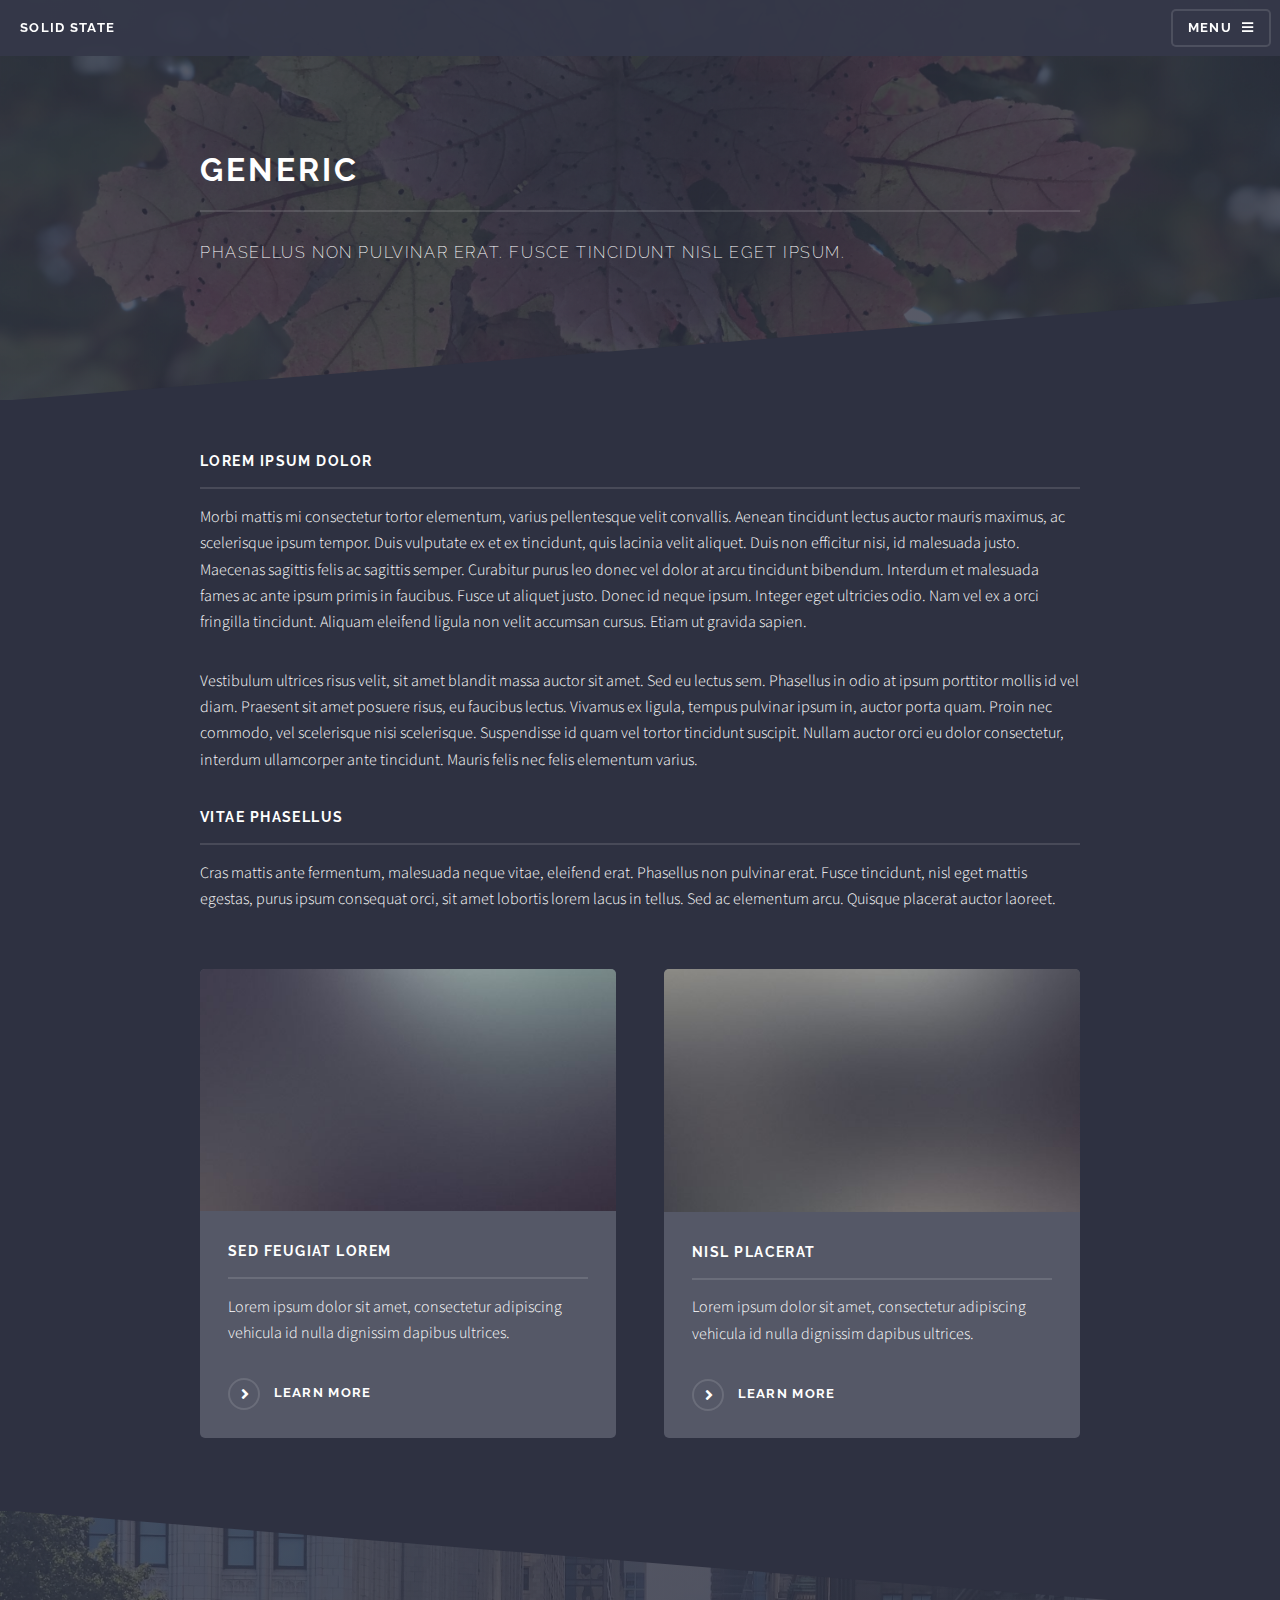
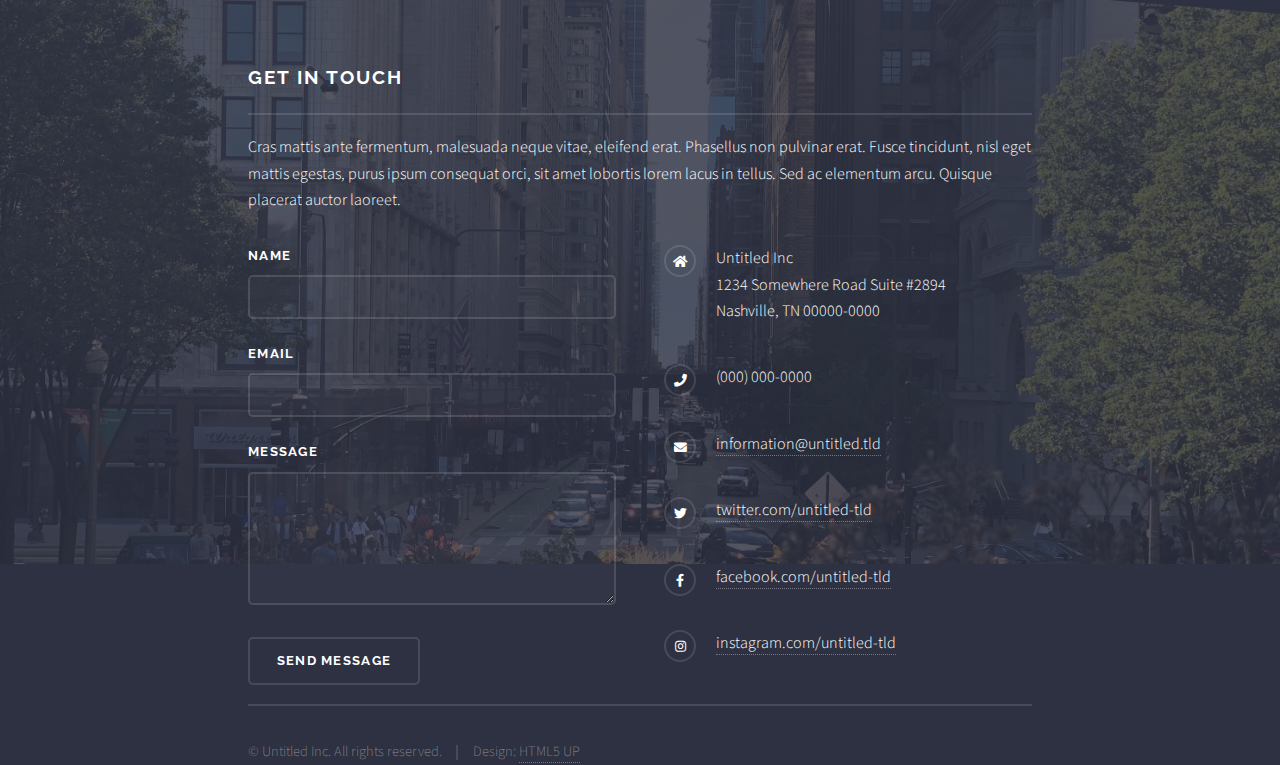
<file: generic.html>
<!DOCTYPE HTML>
<!--
	Solid State by HTML5 UP
	html5up.net | @ajlkn
	Free for personal and commercial use under the CCA 3.0 license (html5up.net/license)
-->
<html>
	<head>
		<title>Generic - Solid State by HTML5 UP</title>
		<meta charset="utf-8" />
		<meta name="viewport" content="width=device-width, initial-scale=1, user-scalable=no" />
		<link rel="stylesheet" href="assets/css/main.css" />
		<noscript><link rel="stylesheet" href="assets/css/noscript.css" /></noscript>
	</head>
	<body class="is-preload">

		<!-- Page Wrapper -->
			<div id="page-wrapper">

				<!-- Header -->
					<header id="header">
						<h1><a href="index.html">Solid State</a></h1>
						<nav>
							<a href="#menu">Menu</a>
						</nav>
					</header>

				<!-- Menu -->
					<nav id="menu">
						<div class="inner">
							<h2>Menu</h2>
							<ul class="links">
								<li><a href="index.html">Home</a></li>
								<li><a href="generic.html">Generic</a></li>
								<li><a href="elements.html">Elements</a></li>
								<li><a href="#">Log In</a></li>
								<li><a href="#">Sign Up</a></li>
							</ul>
							<a href="#" class="close">Close</a>
						</div>
					</nav>

				<!-- Wrapper -->
					<section id="wrapper">
						<header>
							<div class="inner">
								<h2>Generic</h2>
								<p>Phasellus non pulvinar erat. Fusce tincidunt nisl eget ipsum.</p>
							</div>
						</header>

						<!-- Content -->
							<div class="wrapper">
								<div class="inner">

									<h3 class="major">Lorem ipsum dolor</h3>
									<p>Morbi mattis mi consectetur tortor elementum, varius pellentesque velit convallis. Aenean tincidunt lectus auctor mauris maximus, ac scelerisque ipsum tempor. Duis vulputate ex et ex tincidunt, quis lacinia velit aliquet. Duis non efficitur nisi, id malesuada justo. Maecenas sagittis felis ac sagittis semper. Curabitur purus leo donec vel dolor at arcu tincidunt bibendum. Interdum et malesuada fames ac ante ipsum primis in faucibus. Fusce ut aliquet justo. Donec id neque ipsum. Integer eget ultricies odio. Nam vel ex a orci fringilla tincidunt. Aliquam eleifend ligula non velit accumsan cursus. Etiam ut gravida sapien.</p>

									<p>Vestibulum ultrices risus velit, sit amet blandit massa auctor sit amet. Sed eu lectus sem. Phasellus in odio at ipsum porttitor mollis id vel diam. Praesent sit amet posuere risus, eu faucibus lectus. Vivamus ex ligula, tempus pulvinar ipsum in, auctor porta quam. Proin nec commodo, vel scelerisque nisi scelerisque. Suspendisse id quam vel tortor tincidunt suscipit. Nullam auctor orci eu dolor consectetur, interdum ullamcorper ante tincidunt. Mauris felis nec felis elementum varius.</p>

									<h3 class="major">Vitae phasellus</h3>
									<p>Cras mattis ante fermentum, malesuada neque vitae, eleifend erat. Phasellus non pulvinar erat. Fusce tincidunt, nisl eget mattis egestas, purus ipsum consequat orci, sit amet lobortis lorem lacus in tellus. Sed ac elementum arcu. Quisque placerat auctor laoreet.</p>

									<section class="features">
										<article>
											<a href="#" class="image"><img src="images/pic04.jpg" alt="" /></a>
											<h3 class="major">Sed feugiat lorem</h3>
											<p>Lorem ipsum dolor sit amet, consectetur adipiscing vehicula id nulla dignissim dapibus ultrices.</p>
											<a href="#" class="special">Learn more</a>
										</article>
										<article>
											<a href="#" class="image"><img src="images/pic05.jpg" alt="" /></a>
											<h3 class="major">Nisl placerat</h3>
											<p>Lorem ipsum dolor sit amet, consectetur adipiscing vehicula id nulla dignissim dapibus ultrices.</p>
											<a href="#" class="special">Learn more</a>
										</article>
									</section>

								</div>
							</div>

					</section>

				<!-- Footer -->
					<section id="footer">
						<div class="inner">
							<h2 class="major">Get in touch</h2>
							<p>Cras mattis ante fermentum, malesuada neque vitae, eleifend erat. Phasellus non pulvinar erat. Fusce tincidunt, nisl eget mattis egestas, purus ipsum consequat orci, sit amet lobortis lorem lacus in tellus. Sed ac elementum arcu. Quisque placerat auctor laoreet.</p>
							<form method="post" action="#">
								<div class="fields">
									<div class="field">
										<label for="name">Name</label>
										<input type="text" name="name" id="name" />
									</div>
									<div class="field">
										<label for="email">Email</label>
										<input type="email" name="email" id="email" />
									</div>
									<div class="field">
										<label for="message">Message</label>
										<textarea name="message" id="message" rows="4"></textarea>
									</div>
								</div>
								<ul class="actions">
									<li><input type="submit" value="Send Message" /></li>
								</ul>
							</form>
							<ul class="contact">
								<li class="icon solid fa-home">
									Untitled Inc<br />
									1234 Somewhere Road Suite #2894<br />
									Nashville, TN 00000-0000
								</li>
								<li class="icon solid fa-phone">(000) 000-0000</li>
								<li class="icon solid fa-envelope"><a href="#">information@untitled.tld</a></li>
								<li class="icon brands fa-twitter"><a href="#">twitter.com/untitled-tld</a></li>
								<li class="icon brands fa-facebook-f"><a href="#">facebook.com/untitled-tld</a></li>
								<li class="icon brands fa-instagram"><a href="#">instagram.com/untitled-tld</a></li>
							</ul>
							<ul class="copyright">
								<li>&copy; Untitled Inc. All rights reserved.</li><li>Design: <a href="http://html5up.net">HTML5 UP</a></li>
							</ul>
						</div>
					</section>

			</div>

		<!-- Scripts -->
			<script src="assets/js/jquery.min.js"></script>
			<script src="assets/js/jquery.scrollex.min.js"></script>
			<script src="assets/js/browser.min.js"></script>
			<script src="assets/js/breakpoints.min.js"></script>
			<script src="assets/js/util.js"></script>
			<script src="assets/js/main.js"></script>

	</body>
</html>
</file>
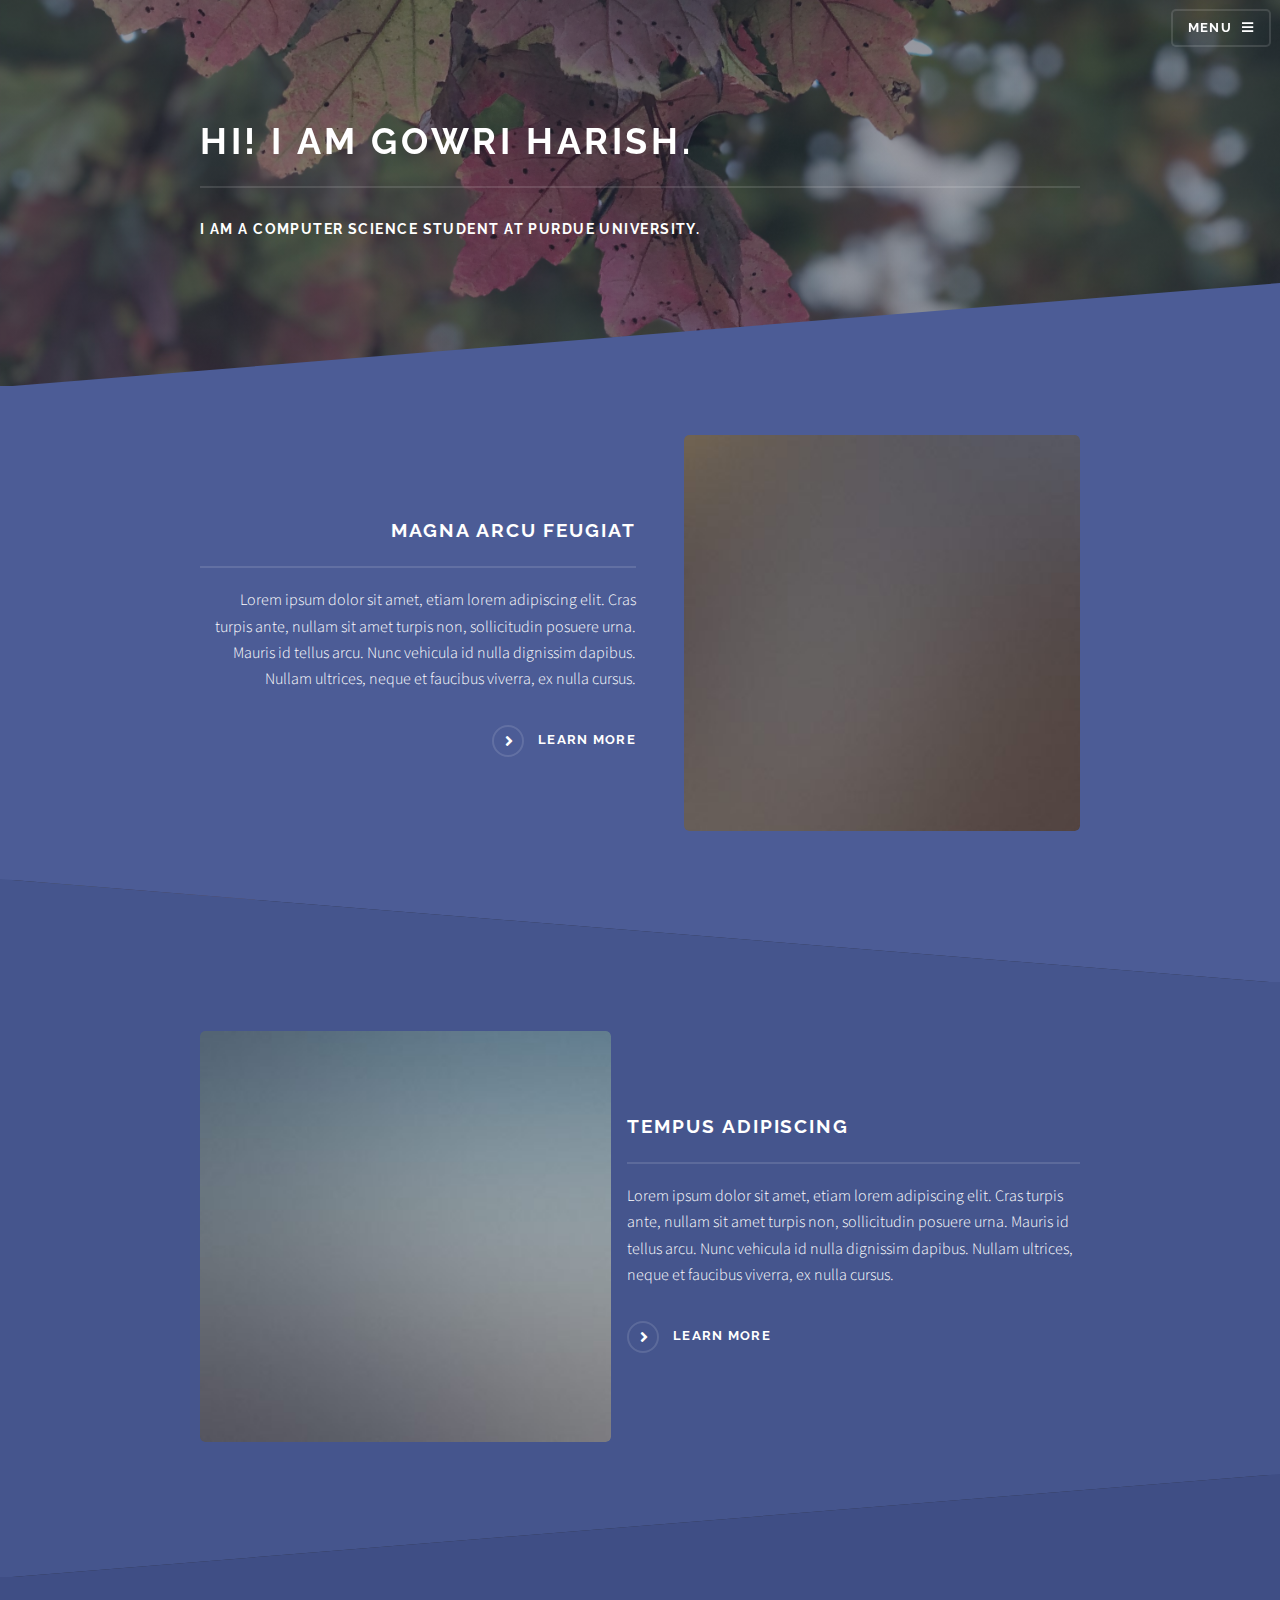
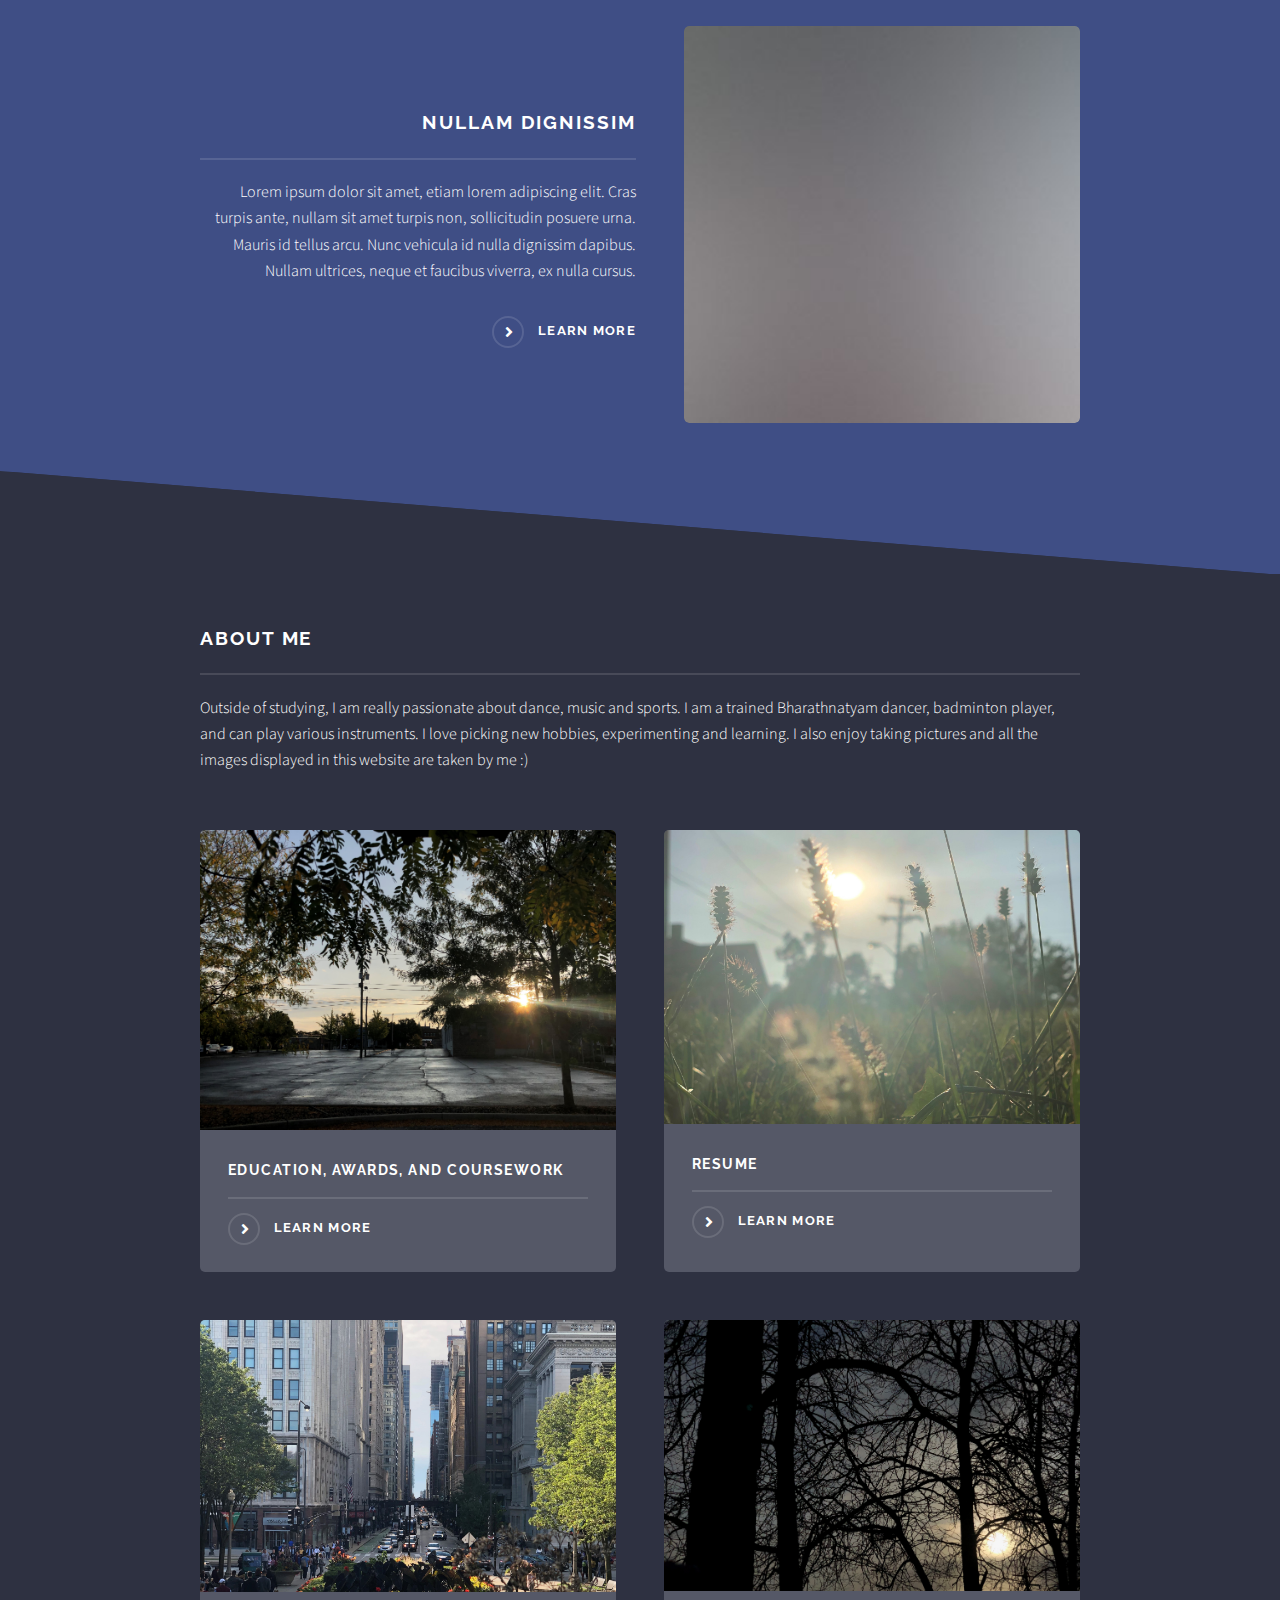
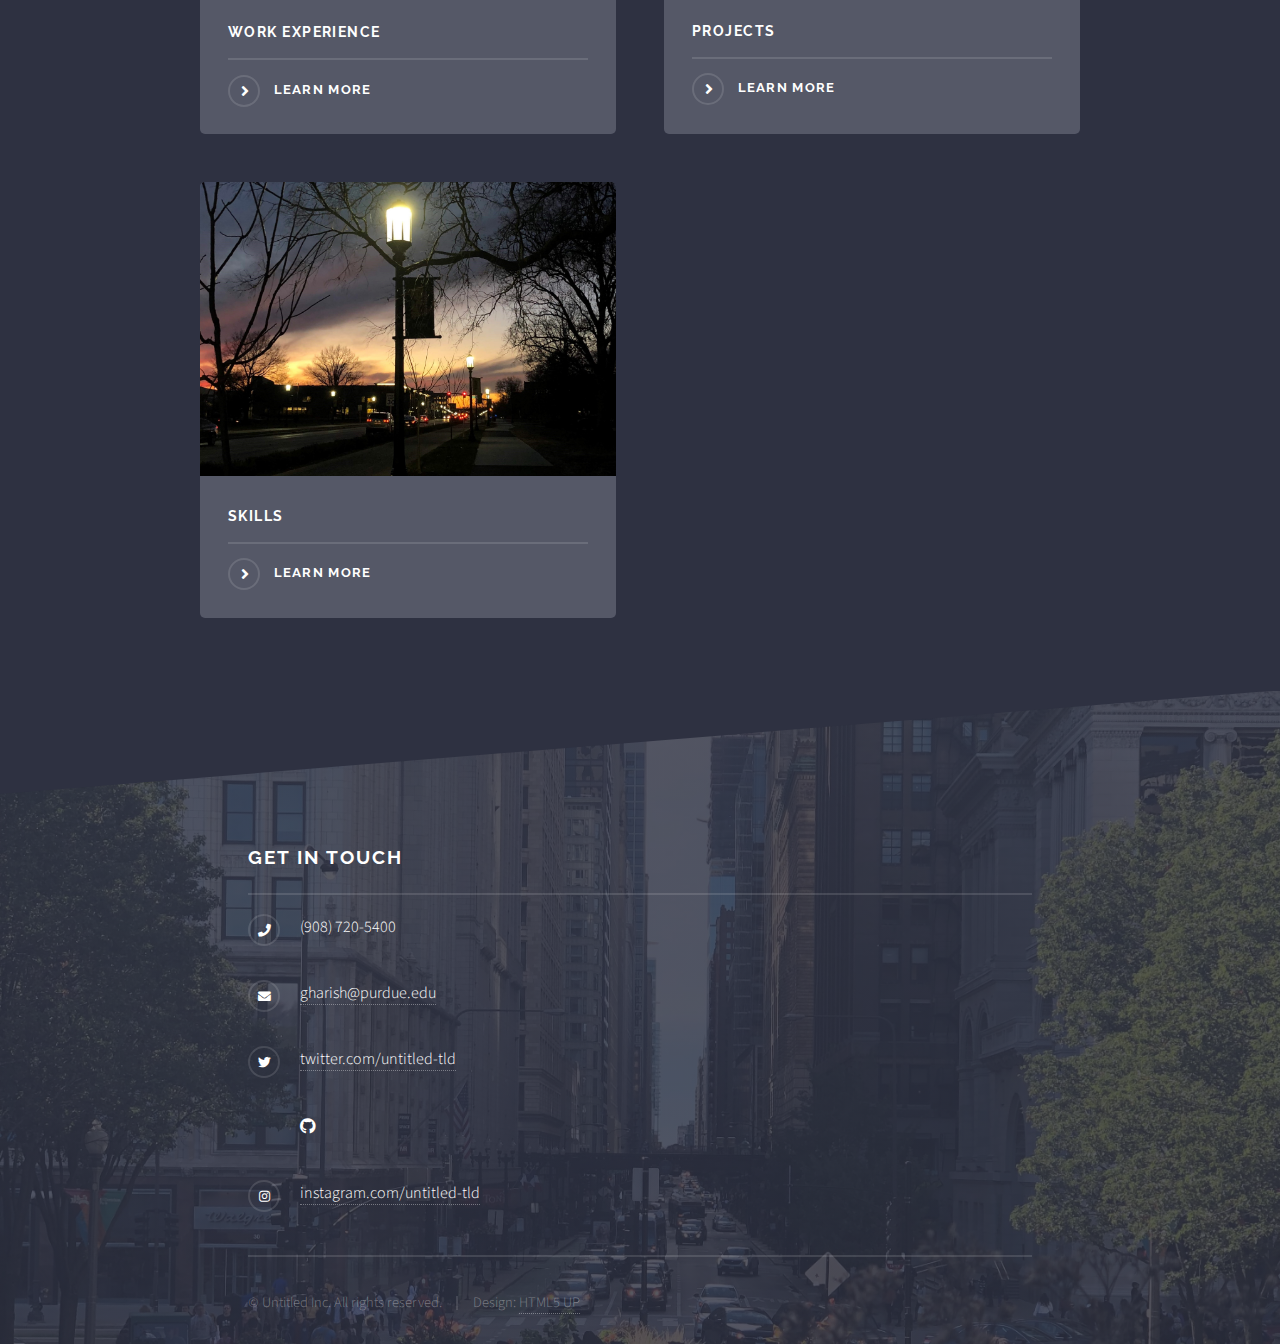
<file: index_spare.html>
<!DOCTYPE HTML>
<!--
	Solid State by HTML5 UP
	html5up.net | @ajlkn
	Free for personal and commercial use under the CCA 3.0 license (html5up.net/license)
-->
<html>
	<head>
		<title>Home</title>
		<meta charset="utf-8" />
		<meta name="viewport" content="width=device-width, initial-scale=1, user-scalable=no" />
		<link rel="stylesheet" href="assets/css/main.css" />
		<noscript><link rel="stylesheet" href="assets/css/noscript.css" /></noscript>
	</head>
	<body class="is-preload">

		<!-- Page Wrapper -->
			<div id="page-wrapper">

				<!-- Header -->
					<header id="header" class="alt">
						<h1><a href="index.html">HOME</a></h1>
						<nav>
							<a href="#menu">Menu</a>
						</nav>
					</header>

				<!-- Menu -->
					<nav id="menu">
						<div class="inner">
							<h2>Menu</h2>
							<ul class="links">
								<li><a href="index.html">Home</a></li>
								<li><a href="generic.html">Generic</a></li>
								<li><a href="elements.html">Elements</a></li>
								<li><a href="#">Log In</a></li>
								<li><a href="#">Sign Up</a></li>
							</ul>
							<a href="#" class="close">Close</a>
						</div>
					</nav>

				<!-- Banner -->
					<section id="banner">
						<div class="inner">
							<!-- <div class="logo"><span class="icon fa-gem"></span></div> -->
							<h2>Hi! I am Gowri Harish.</h2>
							<h3> I am a Computer Science student at Purdue University.</h3>
						</div>
					</section>

				<!-- Wrapper -->
					<section id="wrapper">

						<!-- One -->
							<section id="one" class="wrapper spotlight style1">
								<div class="inner">
									<a href="#" class="image"><img src="images/pic01.jpg" alt="" /></a>
									<div class="content">
										<h2 class="major">Magna arcu feugiat</h2>
										<p>Lorem ipsum dolor sit amet, etiam lorem adipiscing elit. Cras turpis ante, nullam sit amet turpis non, sollicitudin posuere urna. Mauris id tellus arcu. Nunc vehicula id nulla dignissim dapibus. Nullam ultrices, neque et faucibus viverra, ex nulla cursus.</p>
										<a href="#" class="special">Learn more</a>
									</div>
								</div>
							</section>

						<!-- Two -->
							<section id="two" class="wrapper alt spotlight style2">
								<div class="inner">
									<a href="#" class="image"><img src="images/pic02.jpg" alt="" /></a>
									<div class="content">
										<h2 class="major">Tempus adipiscing</h2>
										<p>Lorem ipsum dolor sit amet, etiam lorem adipiscing elit. Cras turpis ante, nullam sit amet turpis non, sollicitudin posuere urna. Mauris id tellus arcu. Nunc vehicula id nulla dignissim dapibus. Nullam ultrices, neque et faucibus viverra, ex nulla cursus.</p>
										<a href="#" class="special">Learn more</a>
									</div>
								</div>
							</section>

						<!-- Three -->
							<section id="three" class="wrapper spotlight style3">
								<div class="inner">
									<a href="#" class="image"><img src="images/pic03.jpg" alt="" /></a>
									<div class="content">
										<h2 class="major">Nullam dignissim</h2>
										<p>Lorem ipsum dolor sit amet, etiam lorem adipiscing elit. Cras turpis ante, nullam sit amet turpis non, sollicitudin posuere urna. Mauris id tellus arcu. Nunc vehicula id nulla dignissim dapibus. Nullam ultrices, neque et faucibus viverra, ex nulla cursus.</p>
										<a href="#" class="special">Learn more</a>
									</div>
								</div>
							</section>

						<!-- Four -->
							<section id="four" class="wrapper alt style1">
								<div class="inner">
									<h2 class="major">ABOUT ME</h2>
									<p>Outside of studying, I am really passionate about dance, music and sports. I am a trained Bharathnatyam dancer, badminton player, and can play various instruments. I love picking new hobbies, experimenting and learning. I also enjoy taking pictures and all the images displayed in this website are taken by me :)</p>
									<section class="features">
										<article>
											<a href="education.html" class="image"><img src="images/autumn.jpg" alt="education"	/></a>
											<h3 class="major">EDUCATION, AWARDS, AND COURSEWORK</h3>
											<!-- <p>Lorem ipsum dolor sit amet, consectetur adipiscing vehicula id nulla dignissim dapibus ultrices.</p> -->
											<a href="education.html" class="special">Learn more</a>
										</article>
										<article>
											<a href="Resume.html" class="image"><img src="images/autumn1.jpg" alt="" /></a>
											<h3 class="major">RESUME</h3>
											<!-- <p>Lorem ipsum dolor sit amet, consectetur adipiscing vehicula id nulla dignissim dapibus ultrices.</p> -->
											<a href="Resume.html" class="special">Learn more</a>
										</article>
										<article>
											<a href="#" class="image"><img src="images/chicago.jpg" alt="" /></a>
											<h3 class="major">WORK EXPERIENCE</h3>
											<!-- <p>Lorem ipsum dolor sit amet, consectetur adipiscing vehicula id nulla dignissim dapibus ultrices.</p> -->
											<a href="#" class="special">Learn more</a>
										</article>
										<article>
											<a href="projects.html" class="image"><img src="images/trees.jpg" alt="" /></a>
											<h3 class="major">PROJECTS</h3>
											<!-- <p>Lorem ipsum dolor sit amet, consectetur adipiscing vehicula id nulla dignissim dapibus ultrices.</p> -->
											<a href="projects.html" class="special">Learn more</a>
										</article>
										<article>
											<a href="#" class="image"><img src="images/sunset.jpg" alt="" /></a>
											<h3 class="major">SKILLS</h3>
											<!-- <p>Lorem ipsum dolor sit amet, consectetur adipiscing vehicula id nulla dignissim dapibus ultrices.</p> -->
											<a href="#" class="special">Learn more</a>
										</article>
									</section>
								</div>
							</section>

					</section>

				<!-- Footer -->
					<section id="footer" style="background-color: black" class="style1">
						<div class="inner">
							<h2 class="major">Get in touch</h2>
							<ul class="contact">
								<li class="icon solid fa-phone">(908) 720-5400</li>
								<li class="icon solid fa-envelope"><a href="">gharish@purdue.edu</a></li>
								<li class="icon brands fa-twitter"><a href="#">twitter.com/untitled-tld</a></li>
								<li><a href="#" class="icon brands fa-github"><span class="label">Github</span></a></li>
								<li class="icon brands fa-instagram"><a href="#">instagram.com/untitled-tld</a></li>
							</ul>
							<ul class="copyright">
								<li>&copy; Untitled Inc. All rights reserved.</li><li>Design: <a href="http://html5up.net">HTML5 UP</a></li>
							</ul>
						</div>
					</section>

			</div>

		<!-- Scripts -->
			<script src="assets/js/jquery.min.js"></script>
			<script src="assets/js/jquery.scrollex.min.js"></script>
			<script src="assets/js/browser.min.js"></script>
			<script src="assets/js/breakpoints.min.js"></script>
			<script src="assets/js/util.js"></script>
			<script src="assets/js/main.js"></script>

	</body>
</html>
</file>
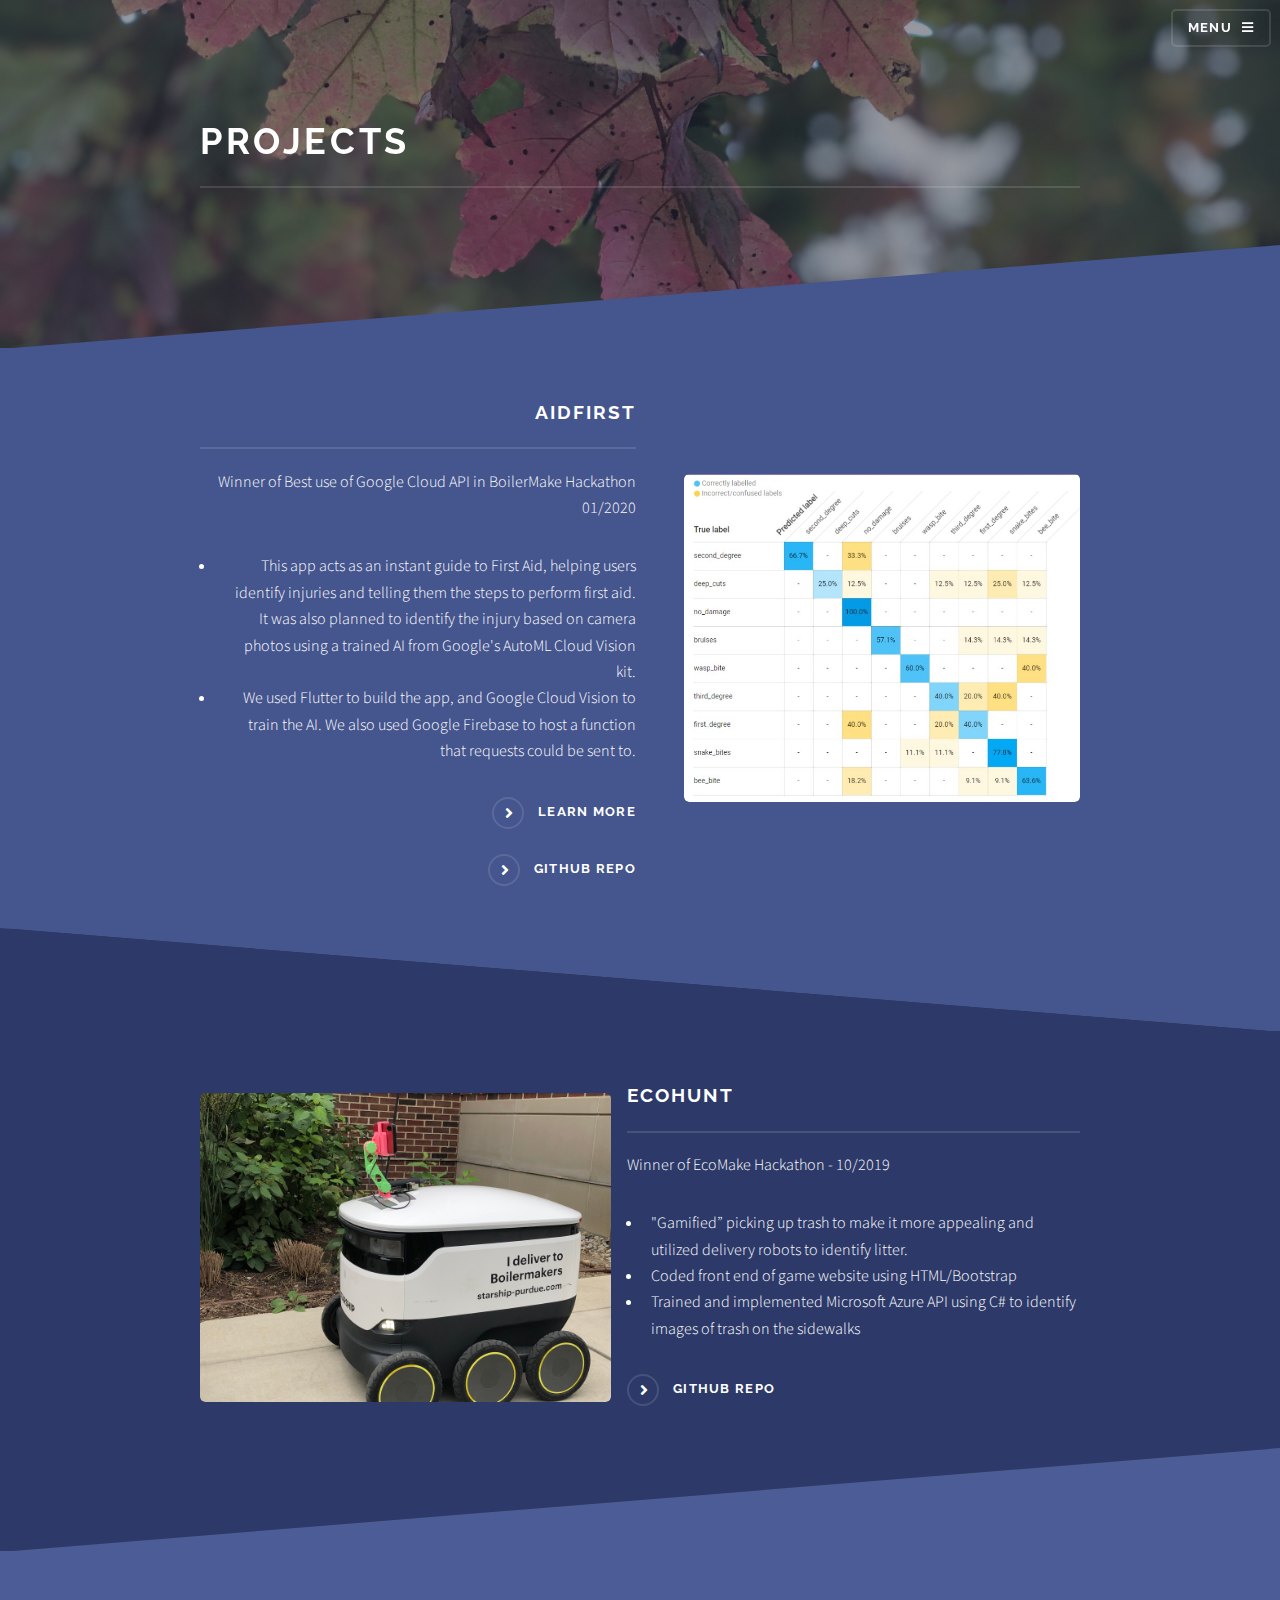
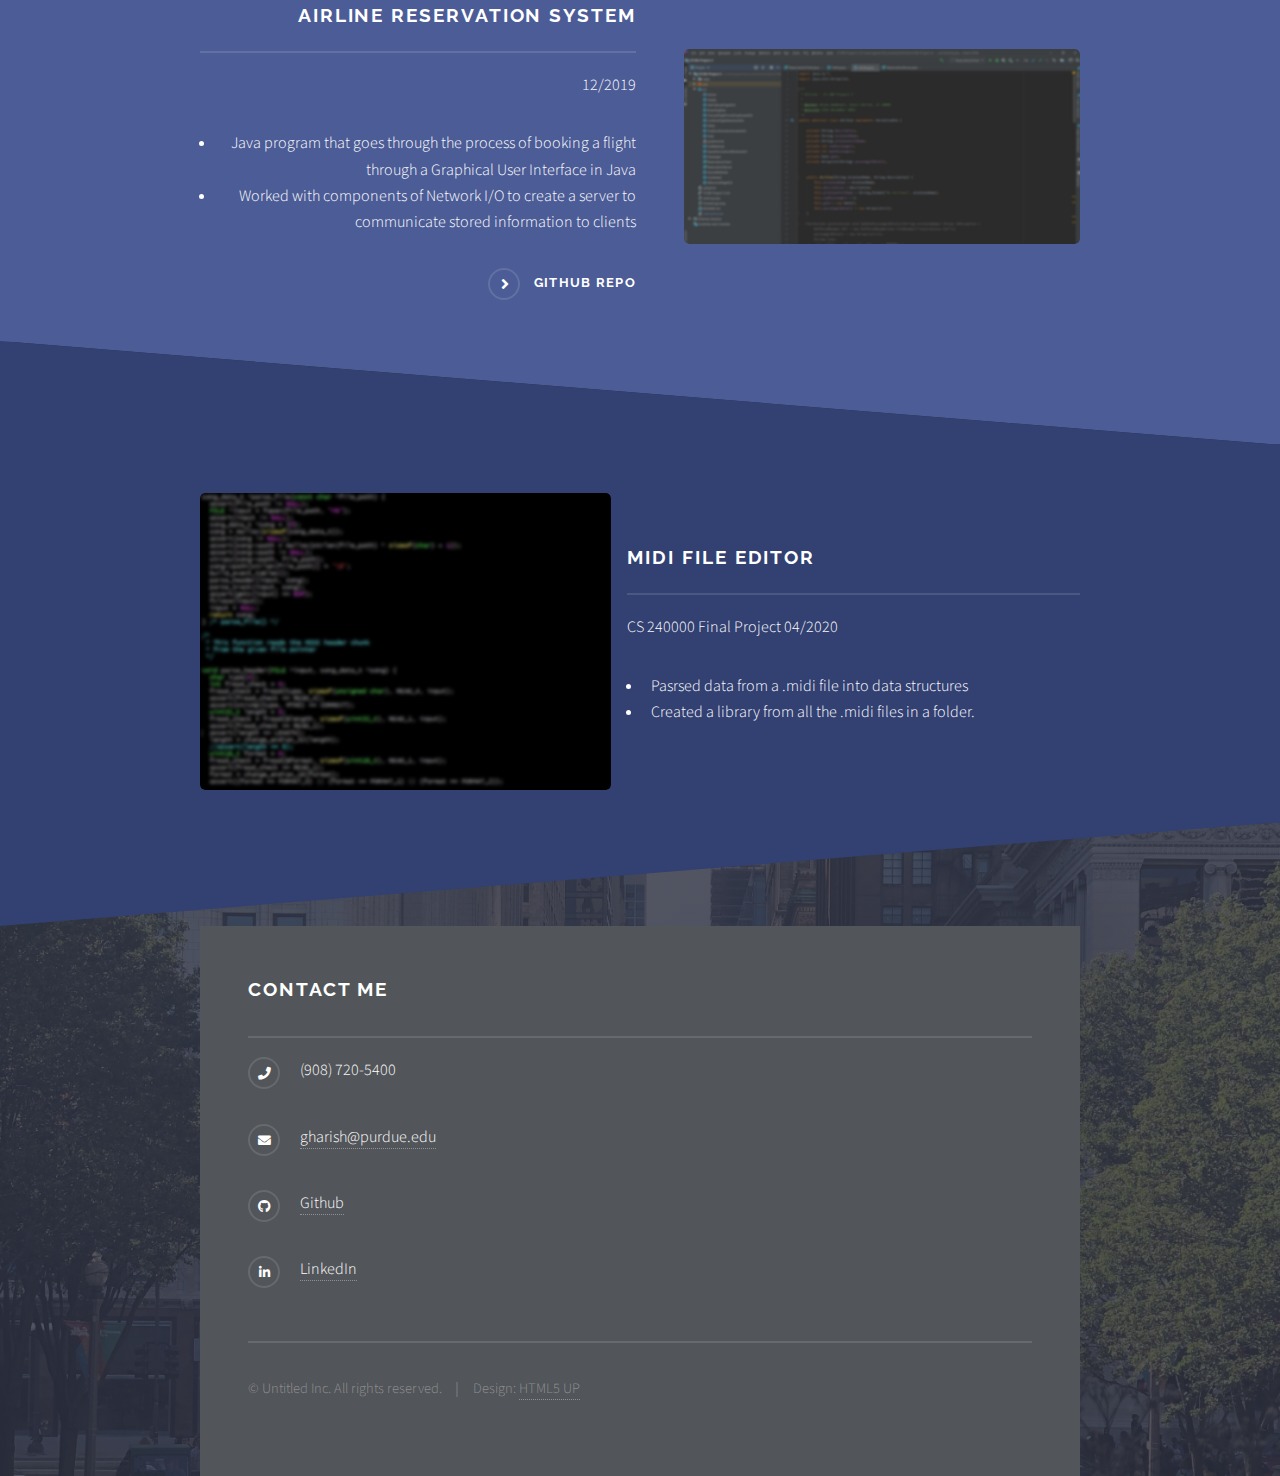
<file: projects.html>
<!DOCTYPE HTML>
<!--
	Solid State by HTML5 UP
	html5up.net | @ajlkn
	Free for personal and commercial use under the CCA 3.0 license (html5up.net/license)
-->
<html>
	<head>
		<title>Projects</title>
		<meta charset="utf-8" />
		<meta name="viewport" content="width=device-width, initial-scale=1, user-scalable=no" />
		<link rel="stylesheet" href="assets/css/main.css" />
		<noscript><link rel="stylesheet" href="assets/css/noscript.css" /></noscript>
	</head>
	<body class="is-preload">

		<!-- Page Wrapper -->
			<div id="page-wrapper">

				<!-- Header -->
					<header id="header" class="alt">
						<h1><a href="index.html">HOME</a></h1>
						<nav>
							<a href="#menu">Menu</a>
						</nav>
					</header>

				<!-- Menu -->
					<nav id="menu">
						<div class="inner">
							<h2>Menu</h2>
							<ul class="links">
								<li><a href="index.html">Home</a></li>
								<li><a href="education.html">Education</a></li>
								<li><a href="resume.html">Resume</a></li>
								<li><a href="work_experience.html">Work Experience</a></li>
								<li><a href="projects.html">Projects</a></li>
								<li><a href="skills.html">Skills</a></li>
								<li><a href="activties.html">Leadership Activities</a></li>
							</ul>
							<a href="#" class="close">Close</a>
						</div>
					</nav>

				<!-- Banner -->
					<section id="banner">
						<div class="inner">
							<!-- <div class="logo"><span class="icon fa-gem"></span></div> -->
							<h2>Projects</h2>
						</div>
					</section>

				<!-- Wrapper -->
					<section id="wrapper">

						<!-- One -->
							<section id="one" class="wrapper spotlight style2">
								<div class="inner">
									<a href="https://github.com/GowriH/AidFirst" class="image"><img src="images/aidfirst.jpg" alt="AidFirst Hackathon" /></a>
									<div class="content">
										<h2 class="major">AIDFIRST</h2>
										<p>Winner of Best use of Google Cloud API in BoilerMake Hackathon 01/2020</p>
										<ul>
											<li> This app acts as an instant guide to First Aid, helping users identify injuries and telling them the steps to perform first aid. It was also planned to identify the injury based on camera photos using a trained AI from Google's AutoML Cloud Vision kit. 
											</li>
											<li>We used Flutter to build the app, and Google Cloud Vision to train the AI. We also used Google Firebase to host a function that requests could be sent to.
											</li>

										</ul>
										<a href="https://devpost.com/software/boilermake-2p5dvi" class="special">Learn more</a>
										<a href="https://github.com/GowriH/AidFirst" class="special">GitHub Repo</a>
									</div>
								</div>
							</section>

						<!-- Two -->
							<section id="two" class="wrapper alt spotlight style6">
								<div class="inner">
									<a href="https://github.com/GowriH/EcoHunt" class="image"><img src="images/ecohunt.jpg" alt="EcoMake Hackathon" /></a>
									<div class="content">
										<h2 class="major">EcoHunt</h2>
										<p>Winner of EcoMake Hackathon - 10/2019</p>
										<ul>
											<li>"Gamified” picking up trash to make it more appealing and utilized delivery robots to identify litter.</li>
											<li>Coded front end of game website using HTML/Bootstrap</li>	
											<li>Trained and implemented Microsoft Azure API using C# to identify images of trash on the sidewalks</li>

										</ul>
										<a href="https://github.com/GowriH/EcoHunt" class="special">GitHub Repo</a>
									</div>
								</div>
							</section>

						<!-- Three -->
							<section id="three" class="wrapper spotlight style1">
								<div class="inner">
									<a href="https://github.com/A-Wadhwani/Airline-Reservation-System-Java" class="image"><img src="images/p5.jpg" alt="Airplane Management System" /></a>
									<div class="content">
										<h2 class="major">Airline Reservation System</h2>
										<p>12/2019</p>
										<ul>
											<li>Java program that goes through the process of booking a flight through a Graphical User Interface in Java</li>
											<li>Worked with components of Network I/O to create a server to communicate stored information to clients</li>
										</ul>
										<a href="https://github.com/A-Wadhwani/Airline-Reservation-System-Java" class="special">GitHub Repo</a>
									</div>
								</div>
							</section>	

							<section id="two" class="wrapper alt spotlight style5">
								<div class="inner">
									<p class="image"><img src="images/proj.jpg" alt="MIDI Parser" /></p>
									<div class="content">
										<h2 class="major">MIDI File Editor</h2>
										<p>CS 240000 Final Project 04/2020</p>
										<ul>
											<li>Pasrsed data from a .midi file into data structures</li>
											<li>Created a library from all the .midi files in a folder.</li>	
										</ul>
									</div>
								</div>
							</section>	
					</section>
			</div>

			<section id="footer">
				<div class="inner" style="background-color: #525559">
					<h2 class="major">Contact me</h2>
					<ul class="contact">
						<li class="icon solid fa-phone">(908) 720-5400</li>
						<li class="icon solid fa-envelope"><a href="mailto:gharish@purdue.edu">gharish@purdue.edu</a></li>
						<li class="icon brands fa-github"><a href="https://github.com/GowriH">Github</a></li>
						<li class="icon brands fa-linkedin-in"><a href="https://www.linkedin.com/in/gowrih/">LinkedIn</a></li>
					</ul>
					<ul class="copyright">
						<li>&copy; Untitled Inc. All rights reserved.</li><li>Design: <a href="http://html5up.net">HTML5 UP</a></li>
					</ul>
				</div>
			</section>

		<!-- Scripts -->
			<script src="assets/js/jquery.min.js"></script>
			<script src="assets/js/jquery.scrollex.min.js"></script>
			<script src="assets/js/browser.min.js"></script>
			<script src="assets/js/breakpoints.min.js"></script>
			<script src="assets/js/util.js"></script>
			<script src="assets/js/main.js"></script>

	</body>
</html>
</file>
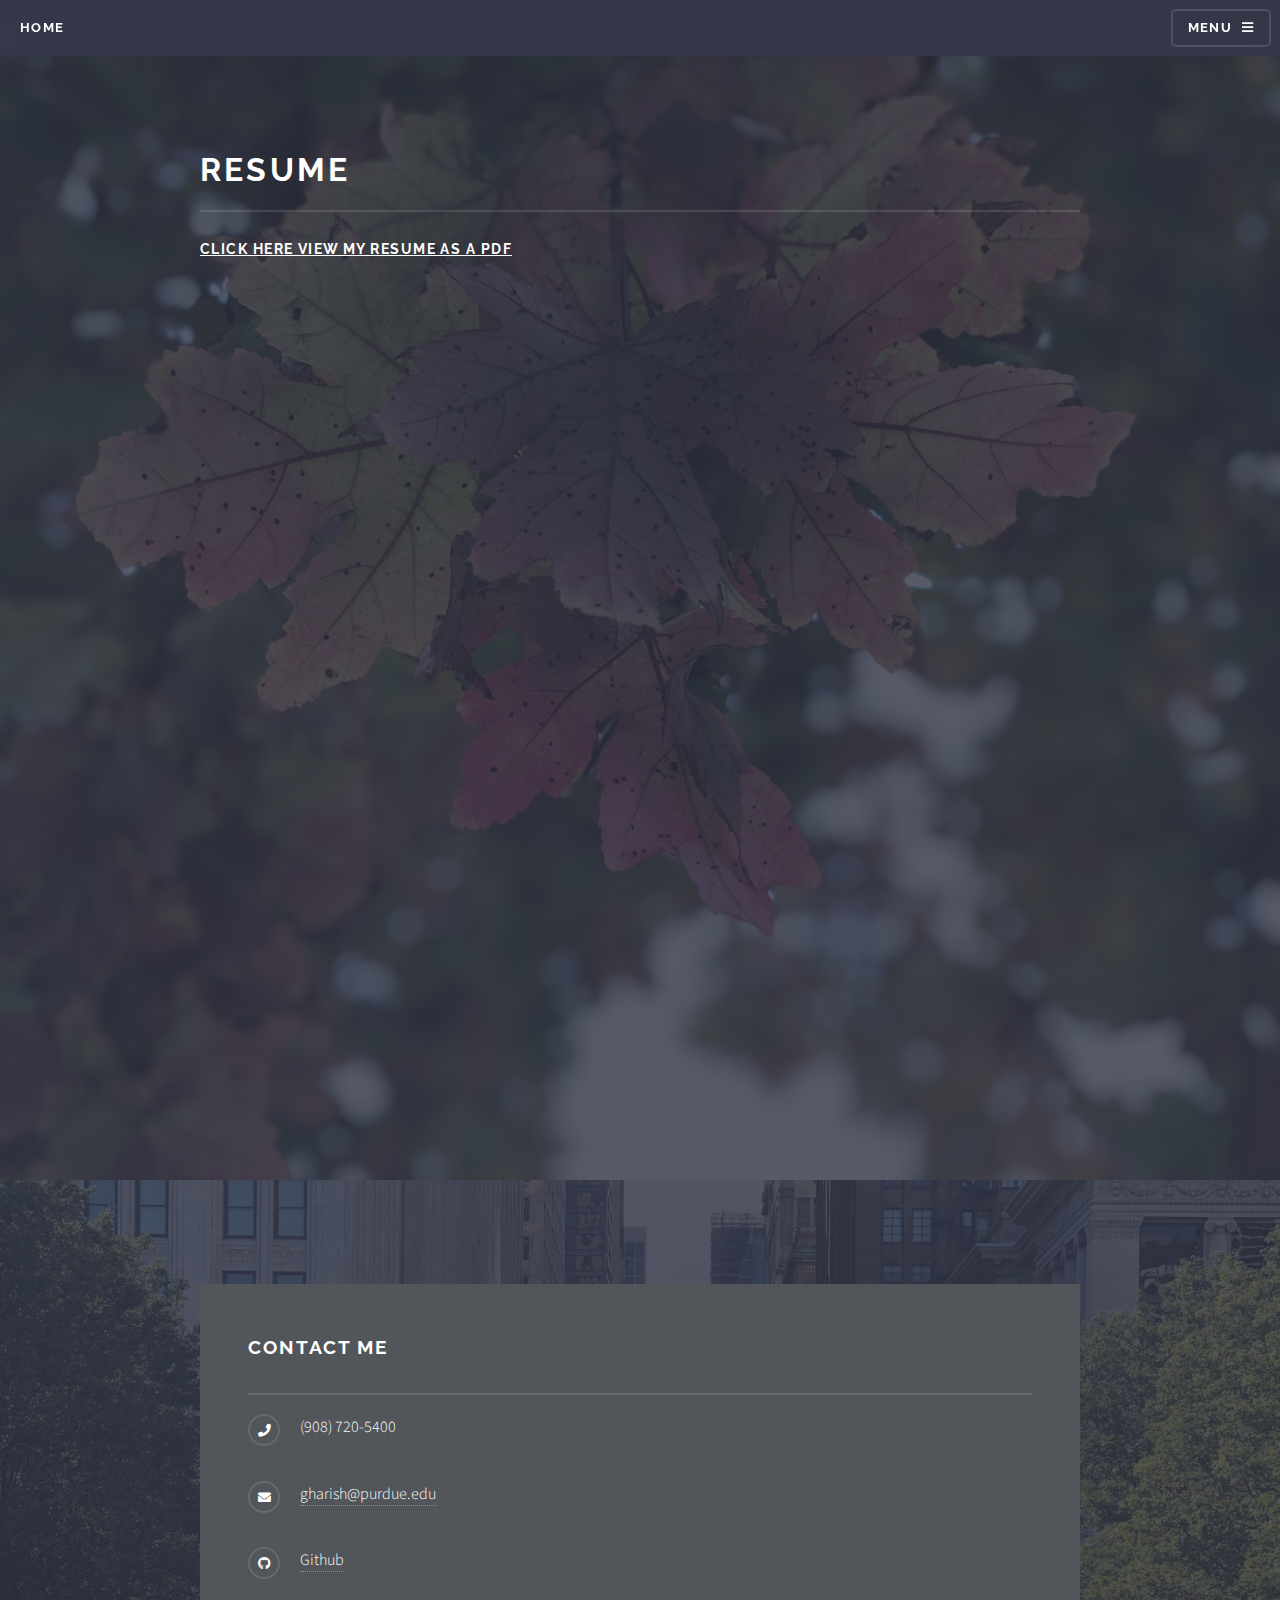
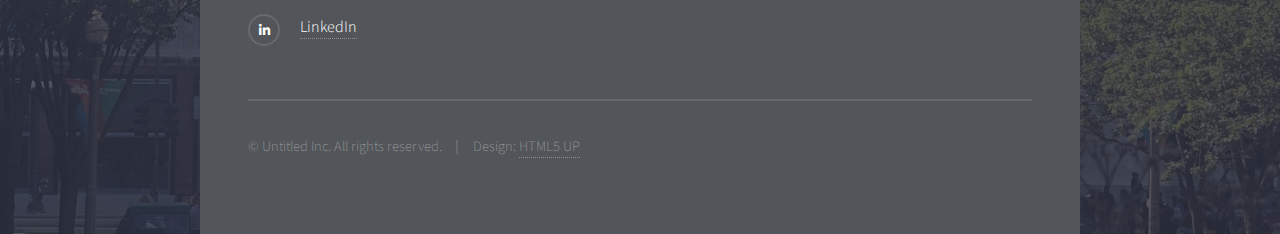
<file: resume.html>
<!DOCTYPE HTML>
<!--
	Solid State by HTML5 UP
	html5up.net | @ajlkn
	Free for personal and commercial use under the CCA 3.0 license (html5up.net/license)
-->
<html>
	<head>
		<title>Resume</title>
		<meta charset="utf-8" />
		<meta name="viewport" content="width=device-width, initial-scale=1, user-scalable=no" />
		<link rel="stylesheet" href="assets/css/main.css" />
		<noscript><link rel="stylesheet" href="assets/css/noscript.css" /></noscript>
	</head>
	<body class="is-preload">

		<!-- Page Wrapper -->
			<div id="page-wrapper">

				<!-- Header -->
					<header id="header">
						<h1><a href="index.html">HOME</a></h1>
						<nav>
							<a href="#menu">Menu</a>
						</nav>
					</header>

				<!-- Menu -->
					<nav id="menu">
						<div class="inner">
							<h2>Menu</h2>
							<ul class="links">
								<li><a href="index.html">Home</a></li>
								<li><a href="education.html">Education</a></li>
								<li><a href="resume.html">Resume</a></li>
								<li><a href="work_experience.html">Work Experience</a></li>
								<li><a href="projects.html">Projects</a></li>
								<li><a href="skills.html">Skills</a></li>
								<li><a href="activties.html">Leadership Activities</a></li>
							</ul>
							<a href="#" class="close">Close</a>
						</div>
					</nav>

				<!-- Wrapper -->
					<section id="wrapper">
						<header>
							<div class="inner">
								<h2>Resume</h2>
								<h3><a href="https://drive.google.com/file/d/1xubWnVfJ8SzUKOE_-8BAqs8s7_z8Zulv/view?usp=sharing"><u>Click here view my resume as a pdf</u></a></h3>
 								<iframe src="Resume-GowriHarish.pdf" width="100%" height="900px" align="center"></iframe>
 							</div>

						</header>
					</section>
			</div>

			<section id="footer">
				<div class="inner" style="background-color: #525559">
					<h2 class="major">Contact me</h2>
					<ul class="contact">
						<li class="icon solid fa-phone">(908) 720-5400</li>
						<li class="icon solid fa-envelope"><a href="mailto:gharish@purdue.edu">gharish@purdue.edu</a></li>
						<li class="icon brands fa-github"><a href="https://github.com/GowriH">Github</a></li>
						<li class="icon brands fa-linkedin-in"><a href="https://www.linkedin.com/in/gowrih/">LinkedIn</a></li>
					</ul>
					<ul class="copyright">
						<li>&copy; Untitled Inc. All rights reserved.</li><li>Design: <a href="http://html5up.net">HTML5 UP</a></li>
					</ul>
				</div>
			</section>



		<!-- Scripts -->
			<script src="assets/js/jquery.min.js"></script>
			<script src="assets/js/jquery.scrollex.min.js"></script>
			<script src="assets/js/browser.min.js"></script>
			<script src="assets/js/breakpoints.min.js"></script>
			<script src="assets/js/util.js"></script>
			<script src="assets/js/main.js"></script>

	</body>
</html>
</file>
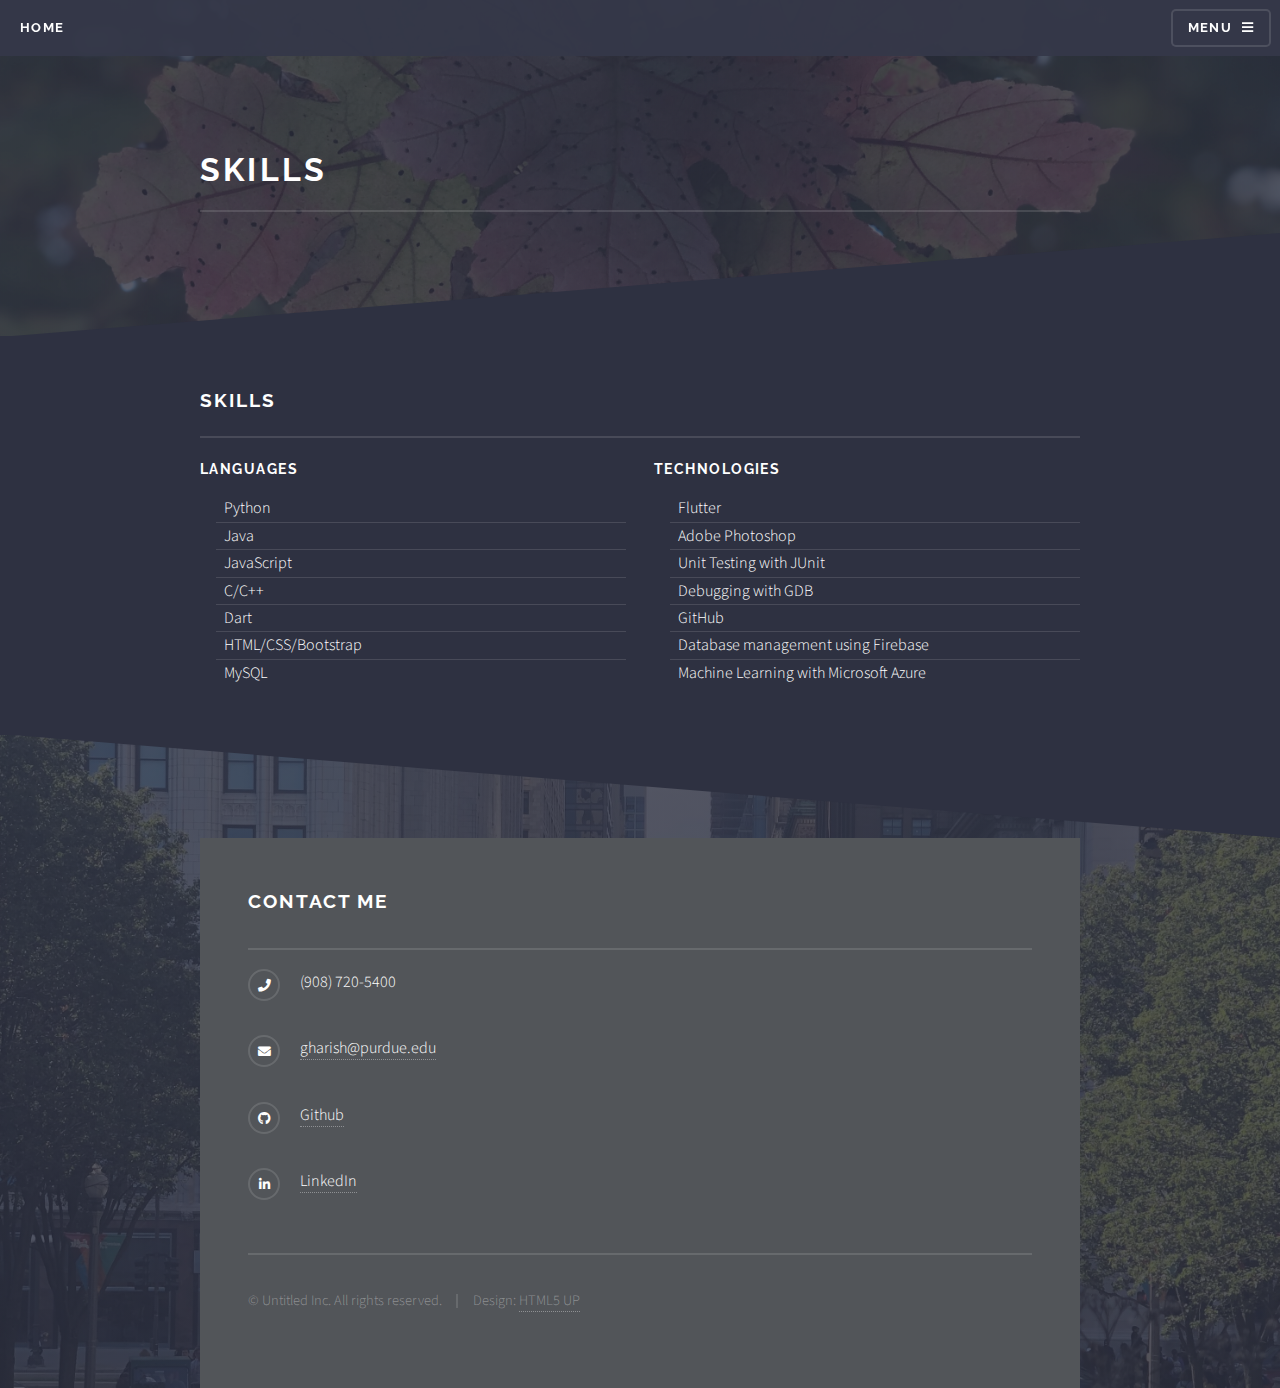
<file: skills.html>
<!DOCTYPE HTML>
<!--
	Solid State by HTML5 UP
	html5up.net | @ajlkn
	Free for personal and commercial use under the CCA 3.0 license (html5up.net/license)
-->
<html>
	<head>
		<title>Skills</title>
		<meta charset="utf-8" />
		<meta name="viewport" content="width=device-width, initial-scale=1, user-scalable=no" />
		<link rel="stylesheet" href="assets/css/main.css" />
		<noscript><link rel="stylesheet" href="assets/css/noscript.css" /></noscript>
	</head>
	<body class="is-preload">

		<!-- Page Wrapper -->
			<div id="page-wrapper">

				<!-- Header -->
					<header id="header">
						<h1><a href="index.html">HOME</a></h1>
						<nav>
							<a href="#menu">Menu</a>
						</nav>
					</header>

				<!-- Menu -->
					<nav id="menu">
						<div class="inner">
							<h2>Menu</h2>
							<ul class="links">
								<li><a href="index.html">Home</a></li>
								<li><a href="education.html">Education</a></li>
								<li><a href="resume.html">Resume</a></li>
								<li><a href="work_experience.html">Work Experience</a></li>
								<li><a href="projects.html">Projects</a></li>
								<li><a href="skills.html">Skills</a></li>
							</ul>
							<a href="#" class="close">Close</a>
						</div>
					</nav>

				<!-- Wrapper -->
					<section id="wrapper">
						<header>
							<div class="inner">
								<h2>Skills</h2>
							</div>
						</header>

						<!-- Content -->
							<div class="wrapper">
								<div class="inner">
									<section>
										<h2 class="major">Skills</h2>
										<div class="row">
											<div class="col-6 col-12-medium">
												<h3>Languages</h3>
												<ul class="alt">
													<li>Python</li>
													<li>Java</li>
													<li>JavaScript</li>
													<li>C/C++</li>
													<li>Dart</li>
													<li>HTML/CSS/Bootstrap</li>
													<li>MySQL</li>
												</ul>
												
											</div>

											<div class="col-6 col-12-medium">
												<h3>Technologies</h3>
												<ul class="alt">
													<li>Flutter</li>
													<li>Adobe Photoshop</li>
													<li>Unit Testing with JUnit</li>
													<li>Debugging with GDB</li>
													<li>GitHub</li>
													<li>Database management using Firebase</li>
													<li>Machine Learning with Microsoft Azure</li>
												</ul>
											</div>										
									</section>

								</div>
							</div>

					</section>
			</div>

			<section id="footer">
				<div class="inner" style="background-color: #525559">
					<h2 class="major">Contact me</h2>
					<ul class="contact">
						<li class="icon solid fa-phone">(908) 720-5400</li>
						<li class="icon solid fa-envelope"><a href="mailto:gharish@purdue.edu">gharish@purdue.edu</a></li>
						<li class="icon brands fa-github"><a href="https://github.com/GowriH">Github</a></li>
						<li class="icon brands fa-linkedin-in"><a href="https://www.linkedin.com/in/gowrih/">LinkedIn</a></li>
					</ul>
					<ul class="copyright">
						<li>&copy; Untitled Inc. All rights reserved.</li><li>Design: <a href="http://html5up.net">HTML5 UP</a></li>
					</ul>
				</div>
			</section>

		<!-- Scripts -->
			<script src="assets/js/jquery.min.js"></script>
			<script src="assets/js/jquery.scrollex.min.js"></script>
			<script src="assets/js/browser.min.js"></script>
			<script src="assets/js/breakpoints.min.js"></script>
			<script src="assets/js/util.js"></script>
			<script src="assets/js/main.js"></script>

	</body>
</html>
</file>
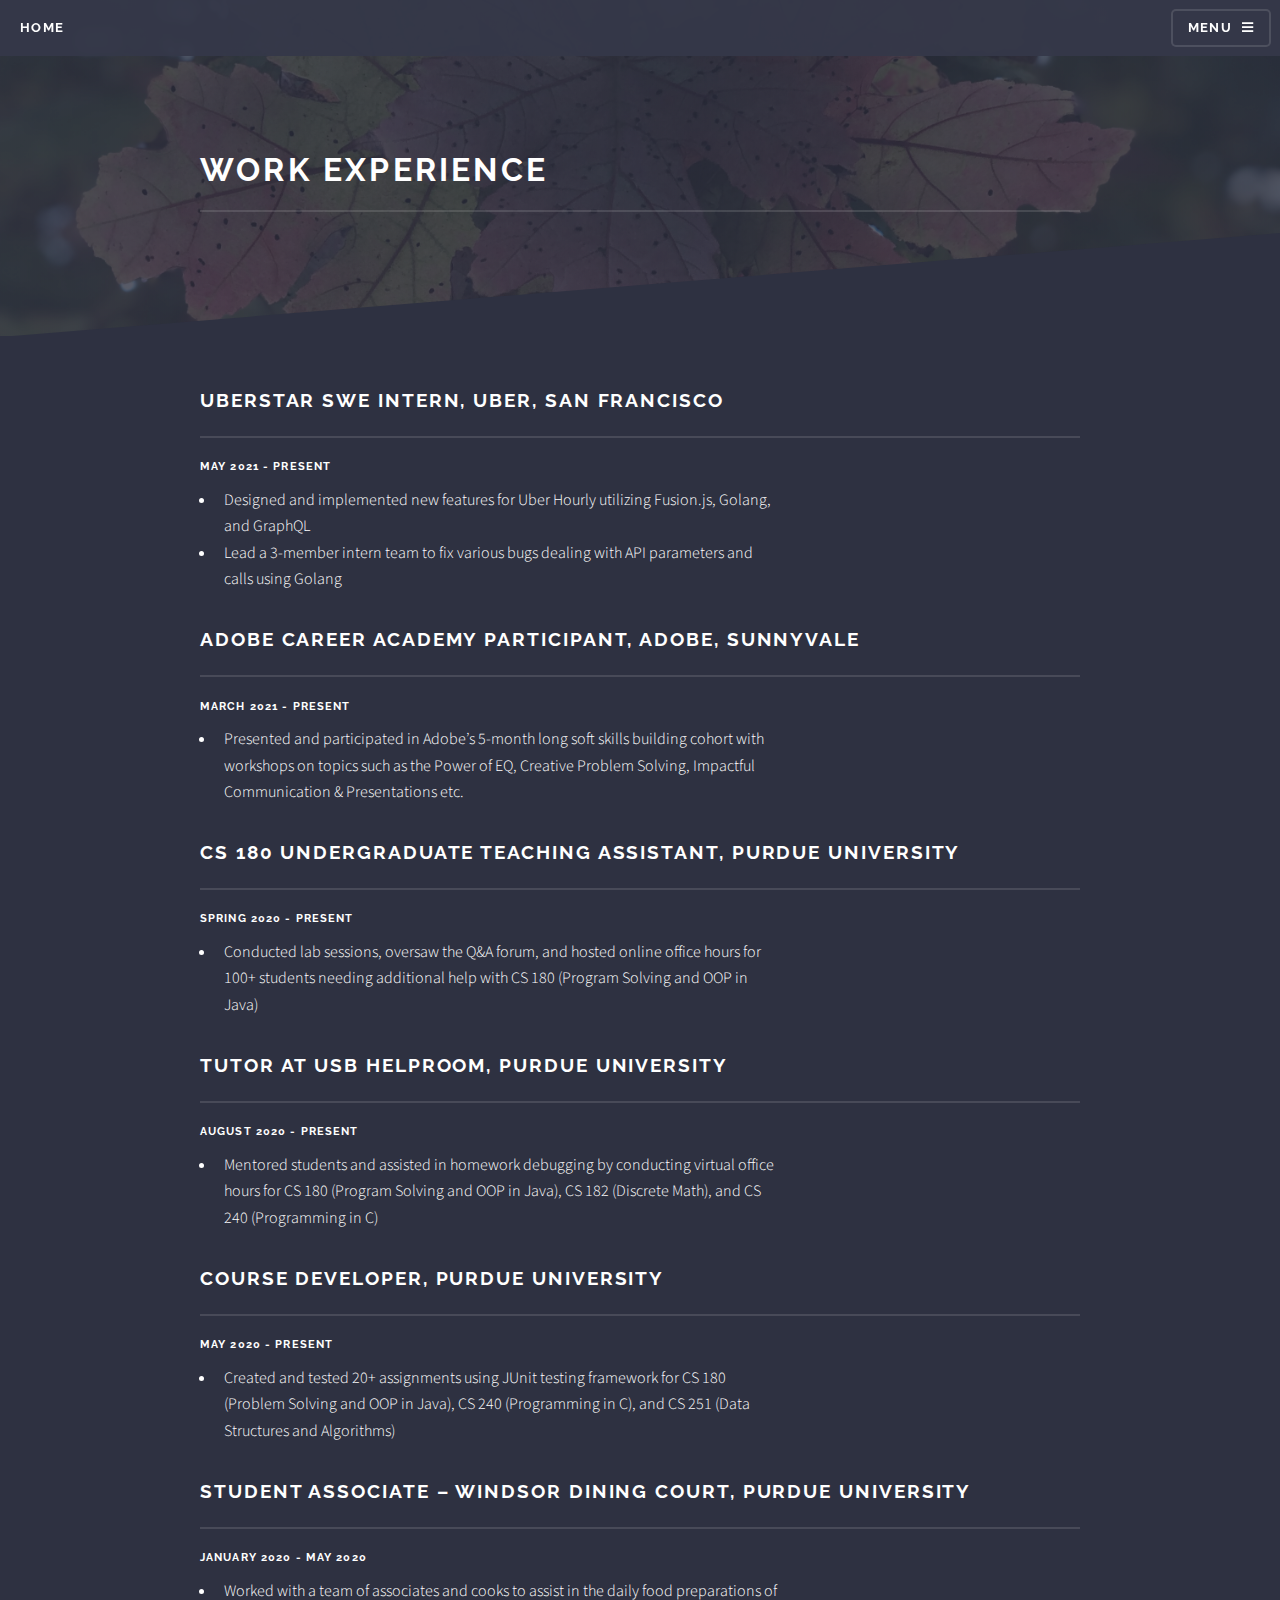
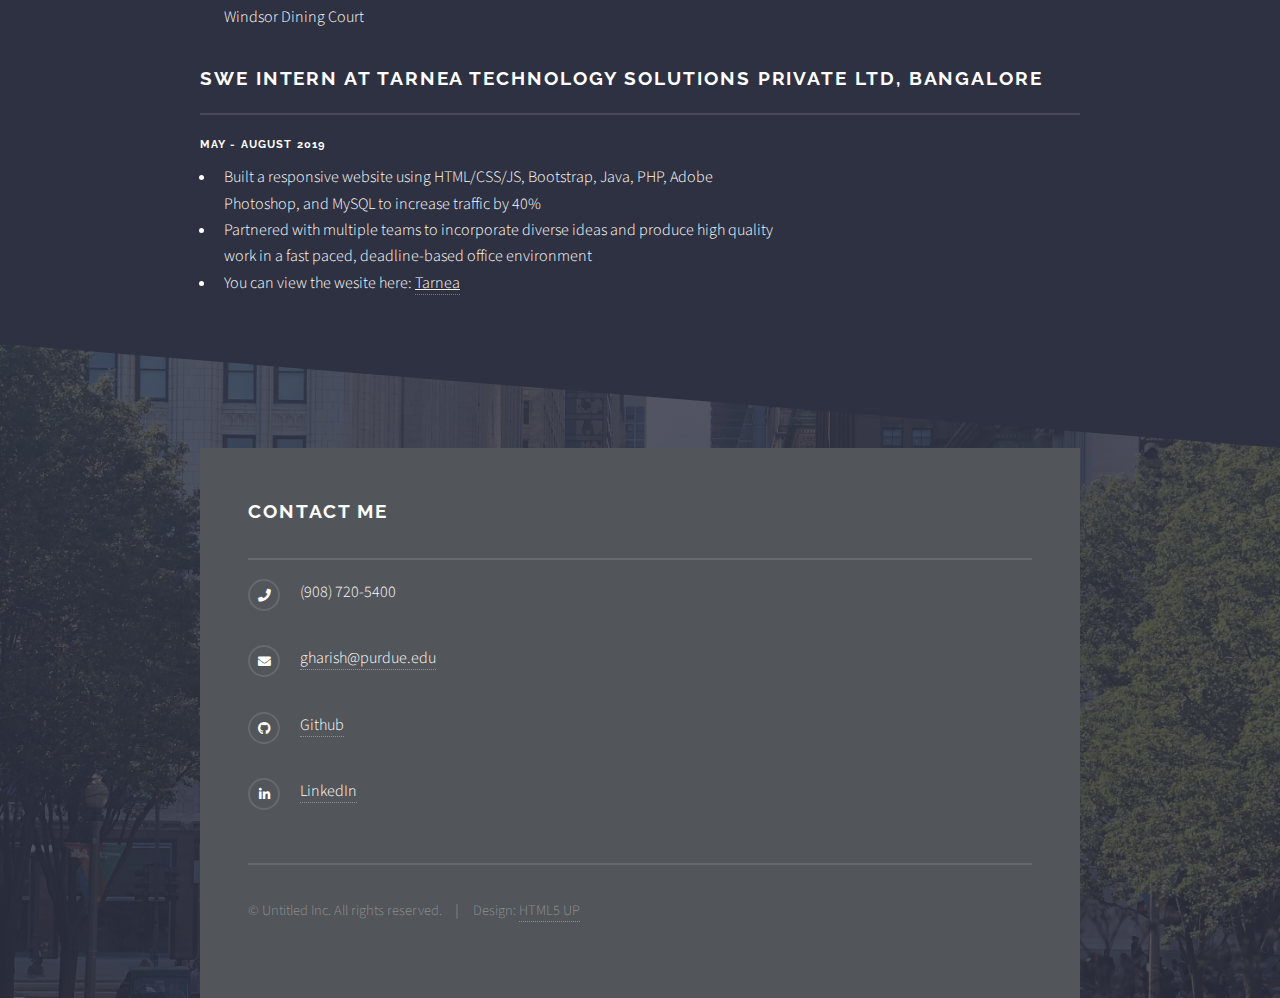
<file: work_experience.html>
<!DOCTYPE HTML>
<!--
	Solid State by HTML5 UP
	html5up.net | @ajlkn
	Free for personal and commercial use under the CCA 3.0 license (html5up.net/license)
-->
<html>
	<head>
		<title>Work Expereince</title>
		<meta charset="utf-8" />
		<meta name="viewport" content="width=device-width, initial-scale=1, user-scalable=no" />
		<link rel="stylesheet" href="assets/css/main.css" />
		<noscript><link rel="stylesheet" href="assets/css/noscript.css" /></noscript>
	</head>
	<body class="is-preload">

		<!-- Page Wrapper -->
			<div id="page-wrapper">

				<!-- Header -->
					<header id="header">
						<h1><a href="index.html">HOME</a></h1>
						<nav>
							<a href="#menu">Menu</a>
						</nav>
					</header>

				<!-- Menu -->
					<nav id="menu">
						<div class="inner">
							<h2>Menu</h2>
							<ul class="links">
								<li><a href="index.html">Home</a></li>
								<li><a href="education.html">Education</a></li>
								<li><a href="resume.html">Resume</a></li>
								<li><a href="work_experience.html">Work Experience</a></li>
								<li><a href="projects.html">Projects</a></li>
								<li><a href="skills.html">Skills</a></li>
								<li><a href="activties.html">Leadership Activities</a></li>
							</ul>
							<a href="#" class="close">Close</a>
						</div>
					</nav>

				<!-- Wrapper -->
					<section id="wrapper">
						<header>
							<div class="inner">
								<h2>Work Experience</h2>
							</div>
						</header>

						<!-- Content -->
							<div class="wrapper">
								<div class="inner">
									<section>
										<h2 class="major">UberSTAR SWE Intern, Uber, San Francisco</h2>
										<div class="row">
											<div class="col-8 col-12-medium">
												<h4>May 2021 - Present</h4>
												<ul>
													<li> Designed and implemented new features for Uber Hourly utilizing Fusion.js, Golang, and GraphQL
													</li>
													<li> Lead a 3-member intern team to fix various bugs dealing with API parameters and calls using Golang
													</li>
												</ul>
											</div>
									</section>
									<section>
										<h2 class="major">Adobe Career Academy Participant, Adobe, Sunnyvale</h2>
										<div class="row">
											<div class="col-8 col-12-medium">
												<h4>March 2021 - Present</h4>
												<ul>
													<li> Presented and participated in Adobe’s 5-month long soft skills building cohort with workshops on topics such as the Power of EQ, Creative Problem Solving, Impactful Communication & Presentations etc.
													</li>
												</ul>
											</div>
									</section>
									<section>
										<h2 class="major">CS 180 Undergraduate Teaching Assistant, Purdue University</h2>
										<div class="row">
											<div class="col-8 col-12-medium">
												<h4>Spring 2020 - Present</h4>
												<ul>
													<li> Conducted lab sessions, oversaw the Q&A forum, and hosted online office hours for 100+ students needing additional help with CS 180 (Program Solving and OOP in Java)
													</li>
												</ul>
											</div>
									</section>
									<section>
										<h2 class="major">Tutor at USB Helproom, Purdue University</h2>
										<div class="row">
											<div class="col-8 col-12-medium">
												<h4>August 2020 - Present</h4>
												<ul>
													<li>Mentored students and assisted in homework debugging by conducting virtual office hours for CS 180 (Program Solving and OOP in Java), CS 182 (Discrete Math), and CS 240 (Programming in C)
													</li>
												</ul>
											</div>
									</section>

									<section>
										<h2 class="major">Course Developer, Purdue University</h2>
										<div class="row">
											<div class="col-8 col-12-medium">
												<h4>May 2020 - Present</h4>
												<ul>
													<li>Created and tested 20+ assignments using JUnit testing framework for CS 180 (Problem Solving and OOP in Java), CS 240 (Programming in C), and CS 251 (Data Structures and Algorithms)
													</li>
												</ul>
											</div>
									</section>

									<section>
										<h2 class="major">Student Associate – Windsor Dining Court, Purdue University</h2>
										<div class="row">
											<div class="col-8 col-12-medium">
												<h4>January 2020 - May 2020</h4>
												<ul>
													<li>Worked with a team of associates and cooks to assist in the daily food preparations of Windsor Dining Court</li>
												</ul>
											</div>
									</section>

									<section>
										<h2 class="major">SWE Intern at Tarnea Technology Solutions Private Ltd, Bangalore</h2>
										<div class="row">
											<div class="col-8 col-12-medium">
												<h4>May - August 2019</h4>
												<ul>
													<li>Built a responsive website using HTML/CSS/JS, Bootstrap, Java, PHP, Adobe Photoshop, and MySQL to increase traffic by 40%</li>
													<li>Partnered with multiple teams to incorporate diverse ideas and produce high quality work in a fast paced, deadline-based office environment</li>
													<li>You can view the wesite here: <a href="https://tarnea.com/"><u>Tarnea</u></a></li>
												</ul>
											</div>
									</section>

									
								</div>
							</div>

					</section>

			</div>

			<section id="footer">
				<div class="inner" style="background-color: #525559">
					<h2 class="major">Contact me</h2>
					<ul class="contact">
						<li class="icon solid fa-phone">(908) 720-5400</li>
						<li class="icon solid fa-envelope"><a href="mailto:gharish@purdue.edu">gharish@purdue.edu</a></li>
						<li class="icon brands fa-github"><a href="https://github.com/GowriH">Github</a></li>
						<li class="icon brands fa-linkedin-in"><a href="https://www.linkedin.com/in/gowrih/">LinkedIn</a></li>
					</ul>
					<ul class="copyright">
						<li>&copy; Untitled Inc. All rights reserved.</li><li>Design: <a href="http://html5up.net">HTML5 UP</a></li>
					</ul>
				</div>
			</section>

		<!-- Scripts -->
			<script src="assets/js/jquery.min.js"></script>
			<script src="assets/js/jquery.scrollex.min.js"></script>
			<script src="assets/js/browser.min.js"></script>
			<script src="assets/js/breakpoints.min.js"></script>
			<script src="assets/js/util.js"></script>
			<script src="assets/js/main.js"></script>

	</body>
</html>
</file>
<file: assets/css/noscript.css>
/*
	Solid State by HTML5 UP
	html5up.net | @ajlkn
	Free for personal and commercial use under the CCA 3.0 license (html5up.net/license)
*/

/* Banner */

	body.is-preload #banner .logo {
		-moz-transform: none;
		-webkit-transform: none;
		-ms-transform: none;
		transform: none;
		opacity: 1;
	}

	body.is-preload #banner h2 {
		opacity: 1;
		-moz-transform: none;
		-webkit-transform: none;
		-ms-transform: none;
		transform: none;
		-moz-filter: none;
		-webkit-filter: none;
		-ms-filter: none;
		filter: none;
	}

	body.is-preload #banner p {
		opacity: 01;
		-moz-transform: none;
		-webkit-transform: none;
		-ms-transform: none;
		transform: none;
		-moz-filter: none;
		-webkit-filter: none;
		-ms-filter: none;
		filter: none;
	}
</file>
<file: assets/css/main.css>
@import url(fontawesome-all.min.css);
@import url("https://fonts.googleapis.com/css?family=Raleway:200,700|Source+Sans+Pro:300,600,300italic,600italic");

/*
	Solid State by HTML5 UP
	html5up.net | @ajlkn
	Free for personal and commercial use under the CCA 3.0 license (html5up.net/license)
*/

html, body, div, span, applet, object,
iframe, h1, h2, h3, h4, h5, h6, p, blockquote,
pre, a, abbr, acronym, address, big, cite,
code, del, dfn, em, img, ins, kbd, q, s, samp,
small, strike, strong, sub, sup, tt, var, b,
u, i, center, dl, dt, dd, ol, ul, li, fieldset,
form, label, legend, table, caption, tbody,
tfoot, thead, tr, th, td, article, aside,
canvas, details, embed, figure, figcaption,
footer, header, hgroup, menu, nav, output, ruby,
section, summary, time, mark, audio, video {
	margin: 0;
	padding: 0;
	border: 0;
	font-size: 100%;
	font: inherit;
	vertical-align: baseline;}

article, aside, details, figcaption, figure,
footer, header, hgroup, menu, nav, section {
	display: block;}

body {
	line-height: 1;
}

ol, ul {
	list-style: none;
}

blockquote, q {
	quotes: none;
}

	blockquote:before, blockquote:after, q:before, q:after {
		content: '';
		content: none;
	}

table {
	border-collapse: collapse;
	border-spacing: 0;
}

body {
	-webkit-text-size-adjust: none;
}

mark {
	background-color: transparent;
	color: inherit;
}

input::-moz-focus-inner {
	border: 0;
	padding: 0;
}

input, select, textarea {
	-moz-appearance: none;
	-webkit-appearance: none;
	-ms-appearance: none;
	appearance: none;
}

/* Basic */

	@-ms-viewport {
		width: device-width;
	}

	body {
		-ms-overflow-style: scrollbar;
	}

	@media screen and (max-width: 480px) {

		html, body {
			min-width: 320px;
		}

	}

	html {
		box-sizing: border-box;
	}

	*, *:before, *:after {
		box-sizing: inherit;
	}

	body {
		background-color: #2e3141;
		background-image: linear-gradient(to top, rgba(46, 49, 65, 0.5), rgba(46, 49, 65, 0.5)), url("../../images/bg1.jpg");
		background-size: auto,
 cover;
		background-attachment: fixed,
 fixed;
		background-position: center,
 center;
	}

		body.is-preload *, body.is-preload *:before, body.is-preload *:after {
			-moz-animation: none !important;
			-webkit-animation: none !important;
			-ms-animation: none !important;
			animation: none !important;
			-moz-transition: none !important;
			-webkit-transition: none !important;
			-ms-transition: none !important;
			transition: none !important;
		}

/* Type */

	body, input, select, textarea {
		color: #ffffff;
		font-family: "Source Sans Pro", Helvetica, sans-serif;
		font-size: 16.5pt;
		font-weight: 300;
		line-height: 1.65;
	}

		@media screen and (max-width: 1680px) {

			body, input, select, textarea {
				font-size: 13pt;
			}

		}

		@media screen and (max-width: 1280px) {

			body, input, select, textarea {
				font-size: 12pt;
			}

		}

		@media screen and (max-width: 980px) {

			body, input, select, textarea {
				font-size: 12pt;
			}

		}

		@media screen and (max-width: 736px) {

			body, input, select, textarea {
				font-size: 12pt;
			}

		}

		@media screen and (max-width: 480px) {

			body, input, select, textarea {
				font-size: 12pt;
			}

		}

	a {
		-moz-transition: color 0.2s ease-in-out, border-bottom-color 0.2s ease-in-out;
		-webkit-transition: color 0.2s ease-in-out, border-bottom-color 0.2s ease-in-out;
		-ms-transition: color 0.2s ease-in-out, border-bottom-color 0.2s ease-in-out;
		transition: color 0.2s ease-in-out, border-bottom-color 0.2s ease-in-out;
		border-bottom: dotted 1px rgba(255, 255, 255, 0.35);
		color: #ffffff;
		text-decoration: none;
	}

		a:hover {
			border-bottom-color: transparent;
			color: #ffffff !important;
		}

		a.special:not(.button) {
			text-decoration: none;
			border-bottom: 0;
			display: block;
			font-family: Raleway, Helvetica, sans-serif;
			font-size: 0.8em;
			font-weight: 700;
			letter-spacing: 0.1em;
			margin: 0 0 2em 0;
			text-transform: uppercase;
		}

			a.special:not(.button):before {
				-moz-osx-font-smoothing: grayscale;
				-webkit-font-smoothing: antialiased;
				display: inline-block;
				font-style: normal;
				font-variant: normal;
				text-rendering: auto;
				line-height: 1;
				text-transform: none !important;
				font-family: 'Font Awesome 5 Free';
				font-weight: 900;
			}

			a.special:not(.button):before {
				-moz-transition: background-color 0.2s ease-in-out;
				-webkit-transition: background-color 0.2s ease-in-out;
				-ms-transition: background-color 0.2s ease-in-out;
				transition: background-color 0.2s ease-in-out;
				border-radius: 100%;
				border: solid 2px rgba(255, 255, 255, 0.125);
				content: '\f105';
				display: inline-block;
				font-size: 1.25em;
				height: 2em;
				line-height: 1.75em;
				margin-right: 0.85em;
				text-align: center;
				text-indent: 0.15em;
				vertical-align: middle;
				width: 2em;
			}

			a.special:not(.button):hover:before {
				background-color: rgba(255, 255, 255, 0.025);
			}

			a.special:not(.button):active:before {
				background-color: rgba(255, 255, 255, 0.075);
			}

	strong, b {
		color: #ffffff;
		font-weight: 600;
	}

	em, i {
		font-style: italic;
	}

	p {
		margin: 0 0 2em 0;
	}

	h1, h2, h3, h4, h5, h6 {
		color: #ffffff;
		font-family: Raleway, Helvetica, sans-serif;
		font-weight: 700;
		letter-spacing: 0.1em;
		margin: 0 0 1em 0;
		text-transform: uppercase;
	}

		h1 a, h2 a, h3 a, h4 a, h5 a, h6 a {
			color: inherit;
			text-decoration: none;
			border-bottom: 0;
		}

		h1 span, h2 span, h3 span, h4 span, h5 span, h6 span {
			font-weight: 200;
		}

		h1.major, h2.major, h3.major, h4.major, h5.major, h6.major {
			padding-bottom: 1em;
			border-bottom: solid 2px rgba(255, 255, 255, 0.125);
		}

	h2 {
		font-size: 1.2em;
	}

	h3 {
		font-size: 0.9em;
	}

	h4 {
		font-size: 0.7em;
	}

	h5 {
		font-size: 0.7em;
	}

	h6 {
		font-size: 0.7em;
	}

	@media screen and (max-width: 736px) {

		h2 {
			font-size: 1em;
		}

		h3 {
			font-size: 0.8em;
		}

	}

	sub {
		font-size: 0.8em;
		position: relative;
		top: 0.5em;
	}

	sup {
		font-size: 0.8em;
		position: relative;
		top: -0.5em;
	}

	blockquote {
		border-left: solid 4px rgba(255, 255, 255, 0.125);
		font-style: italic;
		margin: 0 0 2em 0;
		padding: 0.5em 0 0.5em 2em;
	}

	code {
		background: rgba(255, 255, 255, 0.025);
		border-radius: 5px;
		border: solid 2px rgba(255, 255, 255, 0.125);
		font-family: "Courier New", monospace;
		font-size: 0.9em;
		margin: 0 0.25em;
		padding: 0.25em 0.65em;
	}

	pre {
		-webkit-overflow-scrolling: touch;
		font-family: "Courier New", monospace;
		font-size: 0.9em;
		margin: 0 0 2em 0;
	}

		pre code {
			display: block;
			line-height: 1.75em;
			padding: 1em 1.5em;
			overflow-x: auto;
		}

	hr {
		border: 0;
		border-bottom: solid 2px rgba(255, 255, 255, 0.125);
		margin: 2.5em 0;
	}

		hr.major {
			margin: 4em 0;
		}

	.align-left {
		text-align: left;
	}

	.align-center {
		text-align: center;
	}

	.align-right {
		text-align: right;
	}

/* Row */

	.row {
		display: flex;
		flex-wrap: wrap;
		box-sizing: border-box;
		align-items: stretch;
	}

		.row > * {
			box-sizing: border-box;
		}

		.row.gtr-uniform > * > :last-child {
			margin-bottom: 0;
		}

		.row.aln-left {
			justify-content: flex-start;
		}

		.row.aln-center {
			justify-content: center;
		}

		.row.aln-right {
			justify-content: flex-end;
		}

		.row.aln-top {
			align-items: flex-start;
		}

		.row.aln-middle {
			align-items: center;
		}

		.row.aln-bottom {
			align-items: flex-end;
		}

		.row > .imp {
			order: -1;
		}

		.row > .col-1 {
			width: 8.33333%;
		}

		.row > .off-1 {
			margin-left: 8.33333%;
		}

		.row > .col-2 {
			width: 16.66667%;
		}

		.row > .off-2 {
			margin-left: 16.66667%;
		}

		.row > .col-3 {
			width: 25%;
		}

		.row > .off-3 {
			margin-left: 25%;
		}

		.row > .col-4 {
			width: 33.33333%;
		}

		.row > .off-4 {
			margin-left: 33.33333%;
		}

		.row > .col-5 {
			width: 41.66667%;
		}

		.row > .off-5 {
			margin-left: 41.66667%;
		}

		.row > .col-6 {
			width: 50%;
		}

		.row > .off-6 {
			margin-left: 50%;
		}

		.row > .col-7 {
			width: 58.33333%;
		}

		.row > .off-7 {
			margin-left: 58.33333%;
		}

		.row > .col-8 {
			width: 66.66667%;
		}

		.row > .off-8 {
			margin-left: 66.66667%;
		}

		.row > .col-9 {
			width: 75%;
		}

		.row > .off-9 {
			margin-left: 75%;
		}

		.row > .col-10 {
			width: 83.33333%;
		}

		.row > .off-10 {
			margin-left: 83.33333%;
		}

		.row > .col-11 {
			width: 91.66667%;
		}

		.row > .off-11 {
			margin-left: 91.66667%;
		}

		.row > .col-12 {
			width: 100%;
		}

		.row > .off-12 {
			margin-left: 100%;
		}

		.row.gtr-0 {
			margin-top: 0;
			margin-left: 0em;
		}

			.row.gtr-0 > * {
				padding: 0 0 0 0em;
			}

			.row.gtr-0.gtr-uniform {
				margin-top: 0em;
			}

				.row.gtr-0.gtr-uniform > * {
					padding-top: 0em;
				}

		.row.gtr-25 {
			margin-top: 0;
			margin-left: -0.4375em;
		}

			.row.gtr-25 > * {
				padding: 0 0 0 0.4375em;
			}

			.row.gtr-25.gtr-uniform {
				margin-top: -0.4375em;
			}

				.row.gtr-25.gtr-uniform > * {
					padding-top: 0.4375em;
				}

		.row.gtr-50 {
			margin-top: 0;
			margin-left: -0.875em;
		}

			.row.gtr-50 > * {
				padding: 0 0 0 0.875em;
			}

			.row.gtr-50.gtr-uniform {
				margin-top: -0.875em;
			}

				.row.gtr-50.gtr-uniform > * {
					padding-top: 0.875em;
				}

		.row {
			margin-top: 0;
			margin-left: -1.75em;
		}

			.row > * {
				padding: 0 0 0 1.75em;
			}

			.row.gtr-uniform {
				margin-top: -1.75em;
			}

				.row.gtr-uniform > * {
					padding-top: 1.75em;
				}

		.row.gtr-150 {
			margin-top: 0;
			margin-left: -2.625em;
		}

			.row.gtr-150 > * {
				padding: 0 0 0 2.625em;
			}

			.row.gtr-150.gtr-uniform {
				margin-top: -2.625em;
			}

				.row.gtr-150.gtr-uniform > * {
					padding-top: 2.625em;
				}

		.row.gtr-200 {
			margin-top: 0;
			margin-left: -3.5em;
		}

			.row.gtr-200 > * {
				padding: 0 0 0 3.5em;
			}

			.row.gtr-200.gtr-uniform {
				margin-top: -3.5em;
			}

				.row.gtr-200.gtr-uniform > * {
					padding-top: 3.5em;
				}

		@media screen and (max-width: 1680px) {

			.row {
				display: flex;
				flex-wrap: wrap;
				box-sizing: border-box;
				align-items: stretch;
			}

				.row > * {
					box-sizing: border-box;
				}

				.row.gtr-uniform > * > :last-child {
					margin-bottom: 0;
				}

				.row.aln-left {
					justify-content: flex-start;
				}

				.row.aln-center {
					justify-content: center;
				}

				.row.aln-right {
					justify-content: flex-end;
				}

				.row.aln-top {
					align-items: flex-start;
				}

				.row.aln-middle {
					align-items: center;
				}

				.row.aln-bottom {
					align-items: flex-end;
				}

				.row > .imp-xlarge {
					order: -1;
				}

				.row > .col-1-xlarge {
					width: 8.33333%;
				}

				.row > .off-1-xlarge {
					margin-left: 8.33333%;
				}

				.row > .col-2-xlarge {
					width: 16.66667%;
				}

				.row > .off-2-xlarge {
					margin-left: 16.66667%;
				}

				.row > .col-3-xlarge {
					width: 25%;
				}

				.row > .off-3-xlarge {
					margin-left: 25%;
				}

				.row > .col-4-xlarge {
					width: 33.33333%;
				}

				.row > .off-4-xlarge {
					margin-left: 33.33333%;
				}

				.row > .col-5-xlarge {
					width: 41.66667%;
				}

				.row > .off-5-xlarge {
					margin-left: 41.66667%;
				}

				.row > .col-6-xlarge {
					width: 50%;
				}

				.row > .off-6-xlarge {
					margin-left: 50%;
				}

				.row > .col-7-xlarge {
					width: 58.33333%;
				}

				.row > .off-7-xlarge {
					margin-left: 58.33333%;
				}

				.row > .col-8-xlarge {
					width: 66.66667%;
				}

				.row > .off-8-xlarge {
					margin-left: 66.66667%;
				}

				.row > .col-9-xlarge {
					width: 75%;
				}

				.row > .off-9-xlarge {
					margin-left: 75%;
				}

				.row > .col-10-xlarge {
					width: 83.33333%;
				}

				.row > .off-10-xlarge {
					margin-left: 83.33333%;
				}

				.row > .col-11-xlarge {
					width: 91.66667%;
				}

				.row > .off-11-xlarge {
					margin-left: 91.66667%;
				}

				.row > .col-12-xlarge {
					width: 100%;
				}

				.row > .off-12-xlarge {
					margin-left: 100%;
				}

				.row.gtr-0 {
					margin-top: 0;
					margin-left: 0em;
				}

					.row.gtr-0 > * {
						padding: 0 0 0 0em;
					}

					.row.gtr-0.gtr-uniform {
						margin-top: 0em;
					}

						.row.gtr-0.gtr-uniform > * {
							padding-top: 0em;
						}

				.row.gtr-25 {
					margin-top: 0;
					margin-left: -0.4375em;
				}

					.row.gtr-25 > * {
						padding: 0 0 0 0.4375em;
					}

					.row.gtr-25.gtr-uniform {
						margin-top: -0.4375em;
					}

						.row.gtr-25.gtr-uniform > * {
							padding-top: 0.4375em;
						}

				.row.gtr-50 {
					margin-top: 0;
					margin-left: -0.875em;
				}

					.row.gtr-50 > * {
						padding: 0 0 0 0.875em;
					}

					.row.gtr-50.gtr-uniform {
						margin-top: -0.875em;
					}

						.row.gtr-50.gtr-uniform > * {
							padding-top: 0.875em;
						}

				.row {
					margin-top: 0;
					margin-left: -1.75em;
				}

					.row > * {
						padding: 0 0 0 1.75em;
					}

					.row.gtr-uniform {
						margin-top: -1.75em;
					}

						.row.gtr-uniform > * {
							padding-top: 1.75em;
						}

				.row.gtr-150 {
					margin-top: 0;
					margin-left: -2.625em;
				}

					.row.gtr-150 > * {
						padding: 0 0 0 2.625em;
					}

					.row.gtr-150.gtr-uniform {
						margin-top: -2.625em;
					}

						.row.gtr-150.gtr-uniform > * {
							padding-top: 2.625em;
						}

				.row.gtr-200 {
					margin-top: 0;
					margin-left: -3.5em;
				}

					.row.gtr-200 > * {
						padding: 0 0 0 3.5em;
					}

					.row.gtr-200.gtr-uniform {
						margin-top: -3.5em;
					}

						.row.gtr-200.gtr-uniform > * {
							padding-top: 3.5em;
						}

		}

		@media screen and (max-width: 1280px) {

			.row {
				display: flex;
				flex-wrap: wrap;
				box-sizing: border-box;
				align-items: stretch;
			}

				.row > * {
					box-sizing: border-box;
				}

				.row.gtr-uniform > * > :last-child {
					margin-bottom: 0;
				}

				.row.aln-left {
					justify-content: flex-start;
				}

				.row.aln-center {
					justify-content: center;
				}

				.row.aln-right {
					justify-content: flex-end;
				}

				.row.aln-top {
					align-items: flex-start;
				}

				.row.aln-middle {
					align-items: center;
				}

				.row.aln-bottom {
					align-items: flex-end;
				}

				.row > .imp-large {
					order: -1;
				}

				.row > .col-1-large {
					width: 8.33333%;
				}

				.row > .off-1-large {
					margin-left: 8.33333%;
				}

				.row > .col-2-large {
					width: 16.66667%;
				}

				.row > .off-2-large {
					margin-left: 16.66667%;
				}

				.row > .col-3-large {
					width: 25%;
				}

				.row > .off-3-large {
					margin-left: 25%;
				}

				.row > .col-4-large {
					width: 33.33333%;
				}

				.row > .off-4-large {
					margin-left: 33.33333%;
				}

				.row > .col-5-large {
					width: 41.66667%;
				}

				.row > .off-5-large {
					margin-left: 41.66667%;
				}

				.row > .col-6-large {
					width: 50%;
				}

				.row > .off-6-large {
					margin-left: 50%;
				}

				.row > .col-7-large {
					width: 58.33333%;
				}

				.row > .off-7-large {
					margin-left: 58.33333%;
				}

				.row > .col-8-large {
					width: 66.66667%;
				}

				.row > .off-8-large {
					margin-left: 66.66667%;
				}

				.row > .col-9-large {
					width: 75%;
				}

				.row > .off-9-large {
					margin-left: 75%;
				}

				.row > .col-10-large {
					width: 83.33333%;
				}

				.row > .off-10-large {
					margin-left: 83.33333%;
				}

				.row > .col-11-large {
					width: 91.66667%;
				}

				.row > .off-11-large {
					margin-left: 91.66667%;
				}

				.row > .col-12-large {
					width: 100%;
				}

				.row > .off-12-large {
					margin-left: 100%;
				}

				.row.gtr-0 {
					margin-top: 0;
					margin-left: 0em;
				}

					.row.gtr-0 > * {
						padding: 0 0 0 0em;
					}

					.row.gtr-0.gtr-uniform {
						margin-top: 0em;
					}

						.row.gtr-0.gtr-uniform > * {
							padding-top: 0em;
						}

				.row.gtr-25 {
					margin-top: 0;
					margin-left: -0.4375em;
				}

					.row.gtr-25 > * {
						padding: 0 0 0 0.4375em;
					}

					.row.gtr-25.gtr-uniform {
						margin-top: -0.4375em;
					}

						.row.gtr-25.gtr-uniform > * {
							padding-top: 0.4375em;
						}

				.row.gtr-50 {
					margin-top: 0;
					margin-left: -0.875em;
				}

					.row.gtr-50 > * {
						padding: 0 0 0 0.875em;
					}

					.row.gtr-50.gtr-uniform {
						margin-top: -0.875em;
					}

						.row.gtr-50.gtr-uniform > * {
							padding-top: 0.875em;
						}

				.row {
					margin-top: 0;
					margin-left: -1.75em;
				}

					.row > * {
						padding: 0 0 0 1.75em;
					}

					.row.gtr-uniform {
						margin-top: -1.75em;
					}

						.row.gtr-uniform > * {
							padding-top: 1.75em;
						}

				.row.gtr-150 {
					margin-top: 0;
					margin-left: -2.625em;
				}

					.row.gtr-150 > * {
						padding: 0 0 0 2.625em;
					}

					.row.gtr-150.gtr-uniform {
						margin-top: -2.625em;
					}

						.row.gtr-150.gtr-uniform > * {
							padding-top: 2.625em;
						}

				.row.gtr-200 {
					margin-top: 0;
					margin-left: -3.5em;
				}

					.row.gtr-200 > * {
						padding: 0 0 0 3.5em;
					}

					.row.gtr-200.gtr-uniform {
						margin-top: -3.5em;
					}

						.row.gtr-200.gtr-uniform > * {
							padding-top: 3.5em;
						}

		}

		@media screen and (max-width: 980px) {

			.row {
				display: flex;
				flex-wrap: wrap;
				box-sizing: border-box;
				align-items: stretch;
			}

				.row > * {
					box-sizing: border-box;
				}

				.row.gtr-uniform > * > :last-child {
					margin-bottom: 0;
				}

				.row.aln-left {
					justify-content: flex-start;
				}

				.row.aln-center {
					justify-content: center;
				}

				.row.aln-right {
					justify-content: flex-end;
				}

				.row.aln-top {
					align-items: flex-start;
				}

				.row.aln-middle {
					align-items: center;
				}

				.row.aln-bottom {
					align-items: flex-end;
				}

				.row > .imp-medium {
					order: -1;
				}

				.row > .col-1-medium {
					width: 8.33333%;
				}

				.row > .off-1-medium {
					margin-left: 8.33333%;
				}

				.row > .col-2-medium {
					width: 16.66667%;
				}

				.row > .off-2-medium {
					margin-left: 16.66667%;
				}

				.row > .col-3-medium {
					width: 25%;
				}

				.row > .off-3-medium {
					margin-left: 25%;
				}

				.row > .col-4-medium {
					width: 33.33333%;
				}

				.row > .off-4-medium {
					margin-left: 33.33333%;
				}

				.row > .col-5-medium {
					width: 41.66667%;
				}

				.row > .off-5-medium {
					margin-left: 41.66667%;
				}

				.row > .col-6-medium {
					width: 50%;
				}

				.row > .off-6-medium {
					margin-left: 50%;
				}

				.row > .col-7-medium {
					width: 58.33333%;
				}

				.row > .off-7-medium {
					margin-left: 58.33333%;
				}

				.row > .col-8-medium {
					width: 66.66667%;
				}

				.row > .off-8-medium {
					margin-left: 66.66667%;
				}

				.row > .col-9-medium {
					width: 75%;
				}

				.row > .off-9-medium {
					margin-left: 75%;
				}

				.row > .col-10-medium {
					width: 83.33333%;
				}

				.row > .off-10-medium {
					margin-left: 83.33333%;
				}

				.row > .col-11-medium {
					width: 91.66667%;
				}

				.row > .off-11-medium {
					margin-left: 91.66667%;
				}

				.row > .col-12-medium {
					width: 100%;
				}

				.row > .off-12-medium {
					margin-left: 100%;
				}

				.row.gtr-0 {
					margin-top: 0;
					margin-left: 0em;
				}

					.row.gtr-0 > * {
						padding: 0 0 0 0em;
					}

					.row.gtr-0.gtr-uniform {
						margin-top: 0em;
					}

						.row.gtr-0.gtr-uniform > * {
							padding-top: 0em;
						}

				.row.gtr-25 {
					margin-top: 0;
					margin-left: -0.4375em;
				}

					.row.gtr-25 > * {
						padding: 0 0 0 0.4375em;
					}

					.row.gtr-25.gtr-uniform {
						margin-top: -0.4375em;
					}

						.row.gtr-25.gtr-uniform > * {
							padding-top: 0.4375em;
						}

				.row.gtr-50 {
					margin-top: 0;
					margin-left: -0.875em;
				}

					.row.gtr-50 > * {
						padding: 0 0 0 0.875em;
					}

					.row.gtr-50.gtr-uniform {
						margin-top: -0.875em;
					}

						.row.gtr-50.gtr-uniform > * {
							padding-top: 0.875em;
						}

				.row {
					margin-top: 0;
					margin-left: -1.75em;
				}

					.row > * {
						padding: 0 0 0 1.75em;
					}

					.row.gtr-uniform {
						margin-top: -1.75em;
					}

						.row.gtr-uniform > * {
							padding-top: 1.75em;
						}

				.row.gtr-150 {
					margin-top: 0;
					margin-left: -2.625em;
				}

					.row.gtr-150 > * {
						padding: 0 0 0 2.625em;
					}

					.row.gtr-150.gtr-uniform {
						margin-top: -2.625em;
					}

						.row.gtr-150.gtr-uniform > * {
							padding-top: 2.625em;
						}

				.row.gtr-200 {
					margin-top: 0;
					margin-left: -3.5em;
				}

					.row.gtr-200 > * {
						padding: 0 0 0 3.5em;
					}

					.row.gtr-200.gtr-uniform {
						margin-top: -3.5em;
					}

						.row.gtr-200.gtr-uniform > * {
							padding-top: 3.5em;
						}

		}

		@media screen and (max-width: 736px) {

			.row {
				display: flex;
				flex-wrap: wrap;
				box-sizing: border-box;
				align-items: stretch;
			}

				.row > * {
					box-sizing: border-box;
				}

				.row.gtr-uniform > * > :last-child {
					margin-bottom: 0;
				}

				.row.aln-left {
					justify-content: flex-start;
				}

				.row.aln-center {
					justify-content: center;
				}

				.row.aln-right {
					justify-content: flex-end;
				}

				.row.aln-top {
					align-items: flex-start;
				}

				.row.aln-middle {
					align-items: center;
				}

				.row.aln-bottom {
					align-items: flex-end;
				}

				.row > .imp-small {
					order: -1;
				}

				.row > .col-1-small {
					width: 8.33333%;
				}

				.row > .off-1-small {
					margin-left: 8.33333%;
				}

				.row > .col-2-small {
					width: 16.66667%;
				}

				.row > .off-2-small {
					margin-left: 16.66667%;
				}

				.row > .col-3-small {
					width: 25%;
				}

				.row > .off-3-small {
					margin-left: 25%;
				}

				.row > .col-4-small {
					width: 33.33333%;
				}

				.row > .off-4-small {
					margin-left: 33.33333%;
				}

				.row > .col-5-small {
					width: 41.66667%;
				}

				.row > .off-5-small {
					margin-left: 41.66667%;
				}

				.row > .col-6-small {
					width: 50%;
				}

				.row > .off-6-small {
					margin-left: 50%;
				}

				.row > .col-7-small {
					width: 58.33333%;
				}

				.row > .off-7-small {
					margin-left: 58.33333%;
				}

				.row > .col-8-small {
					width: 66.66667%;
				}

				.row > .off-8-small {
					margin-left: 66.66667%;
				}

				.row > .col-9-small {
					width: 75%;
				}

				.row > .off-9-small {
					margin-left: 75%;
				}

				.row > .col-10-small {
					width: 83.33333%;
				}

				.row > .off-10-small {
					margin-left: 83.33333%;
				}

				.row > .col-11-small {
					width: 91.66667%;
				}

				.row > .off-11-small {
					margin-left: 91.66667%;
				}

				.row > .col-12-small {
					width: 100%;
				}

				.row > .off-12-small {
					margin-left: 100%;
				}

				.row.gtr-0 {
					margin-top: 0;
					margin-left: 0em;
				}

					.row.gtr-0 > * {
						padding: 0 0 0 0em;
					}

					.row.gtr-0.gtr-uniform {
						margin-top: 0em;
					}

						.row.gtr-0.gtr-uniform > * {
							padding-top: 0em;
						}

				.row.gtr-25 {
					margin-top: 0;
					margin-left: -0.3125em;
				}

					.row.gtr-25 > * {
						padding: 0 0 0 0.3125em;
					}

					.row.gtr-25.gtr-uniform {
						margin-top: -0.3125em;
					}

						.row.gtr-25.gtr-uniform > * {
							padding-top: 0.3125em;
						}

				.row.gtr-50 {
					margin-top: 0;
					margin-left: -0.625em;
				}

					.row.gtr-50 > * {
						padding: 0 0 0 0.625em;
					}

					.row.gtr-50.gtr-uniform {
						margin-top: -0.625em;
					}

						.row.gtr-50.gtr-uniform > * {
							padding-top: 0.625em;
						}

				.row {
					margin-top: 0;
					margin-left: -1.25em;
				}

					.row > * {
						padding: 0 0 0 1.25em;
					}

					.row.gtr-uniform {
						margin-top: -1.25em;
					}

						.row.gtr-uniform > * {
							padding-top: 1.25em;
						}

				.row.gtr-150 {
					margin-top: 0;
					margin-left: -1.875em;
				}

					.row.gtr-150 > * {
						padding: 0 0 0 1.875em;
					}

					.row.gtr-150.gtr-uniform {
						margin-top: -1.875em;
					}

						.row.gtr-150.gtr-uniform > * {
							padding-top: 1.875em;
						}

				.row.gtr-200 {
					margin-top: 0;
					margin-left: -2.5em;
				}

					.row.gtr-200 > * {
						padding: 0 0 0 2.5em;
					}

					.row.gtr-200.gtr-uniform {
						margin-top: -2.5em;
					}

						.row.gtr-200.gtr-uniform > * {
							padding-top: 2.5em;
						}

		}

		@media screen and (max-width: 480px) {

			.row {
				display: flex;
				flex-wrap: wrap;
				box-sizing: border-box;
				align-items: stretch;
			}

				.row > * {
					box-sizing: border-box;
				}

				.row.gtr-uniform > * > :last-child {
					margin-bottom: 0;
				}

				.row.aln-left {
					justify-content: flex-start;
				}

				.row.aln-center {
					justify-content: center;
				}

				.row.aln-right {
					justify-content: flex-end;
				}

				.row.aln-top {
					align-items: flex-start;
				}

				.row.aln-middle {
					align-items: center;
				}

				.row.aln-bottom {
					align-items: flex-end;
				}

				.row > .imp-xsmall {
					order: -1;
				}

				.row > .col-1-xsmall {
					width: 8.33333%;
				}

				.row > .off-1-xsmall {
					margin-left: 8.33333%;
				}

				.row > .col-2-xsmall {
					width: 16.66667%;
				}

				.row > .off-2-xsmall {
					margin-left: 16.66667%;
				}

				.row > .col-3-xsmall {
					width: 25%;
				}

				.row > .off-3-xsmall {
					margin-left: 25%;
				}

				.row > .col-4-xsmall {
					width: 33.33333%;
				}

				.row > .off-4-xsmall {
					margin-left: 33.33333%;
				}

				.row > .col-5-xsmall {
					width: 41.66667%;
				}

				.row > .off-5-xsmall {
					margin-left: 41.66667%;
				}

				.row > .col-6-xsmall {
					width: 50%;
				}

				.row > .off-6-xsmall {
					margin-left: 50%;
				}

				.row > .col-7-xsmall {
					width: 58.33333%;
				}

				.row > .off-7-xsmall {
					margin-left: 58.33333%;
				}

				.row > .col-8-xsmall {
					width: 66.66667%;
				}

				.row > .off-8-xsmall {
					margin-left: 66.66667%;
				}

				.row > .col-9-xsmall {
					width: 75%;
				}

				.row > .off-9-xsmall {
					margin-left: 75%;
				}

				.row > .col-10-xsmall {
					width: 83.33333%;
				}

				.row > .off-10-xsmall {
					margin-left: 83.33333%;
				}

				.row > .col-11-xsmall {
					width: 91.66667%;
				}

				.row > .off-11-xsmall {
					margin-left: 91.66667%;
				}

				.row > .col-12-xsmall {
					width: 100%;
				}

				.row > .off-12-xsmall {
					margin-left: 100%;
				}

				.row.gtr-0 {
					margin-top: 0;
					margin-left: 0em;
				}

					.row.gtr-0 > * {
						padding: 0 0 0 0em;
					}

					.row.gtr-0.gtr-uniform {
						margin-top: 0em;
					}

						.row.gtr-0.gtr-uniform > * {
							padding-top: 0em;
						}

				.row.gtr-25 {
					margin-top: 0;
					margin-left: -0.3125em;
				}

					.row.gtr-25 > * {
						padding: 0 0 0 0.3125em;
					}

					.row.gtr-25.gtr-uniform {
						margin-top: -0.3125em;
					}

						.row.gtr-25.gtr-uniform > * {
							padding-top: 0.3125em;
						}

				.row.gtr-50 {
					margin-top: 0;
					margin-left: -0.625em;
				}

					.row.gtr-50 > * {
						padding: 0 0 0 0.625em;
					}

					.row.gtr-50.gtr-uniform {
						margin-top: -0.625em;
					}

						.row.gtr-50.gtr-uniform > * {
							padding-top: 0.625em;
						}

				.row {
					margin-top: 0;
					margin-left: -1.25em;
				}

					.row > * {
						padding: 0 0 0 1.25em;
					}

					.row.gtr-uniform {
						margin-top: -1.25em;
					}

						.row.gtr-uniform > * {
							padding-top: 1.25em;
						}

				.row.gtr-150 {
					margin-top: 0;
					margin-left: -1.875em;
				}

					.row.gtr-150 > * {
						padding: 0 0 0 1.875em;
					}

					.row.gtr-150.gtr-uniform {
						margin-top: -1.875em;
					}

						.row.gtr-150.gtr-uniform > * {
							padding-top: 1.875em;
						}

				.row.gtr-200 {
					margin-top: 0;
					margin-left: -2.5em;
				}

					.row.gtr-200 > * {
						padding: 0 0 0 2.5em;
					}

					.row.gtr-200.gtr-uniform {
						margin-top: -2.5em;
					}

						.row.gtr-200.gtr-uniform > * {
							padding-top: 2.5em;
						}

		}

		@media screen and (max-width: 360px) {

			.row {
				display: flex;
				flex-wrap: wrap;
				box-sizing: border-box;
				align-items: stretch;
			}

				.row > * {
					box-sizing: border-box;
				}

				.row.gtr-uniform > * > :last-child {
					margin-bottom: 0;
				}

				.row.aln-left {
					justify-content: flex-start;
				}

				.row.aln-center {
					justify-content: center;
				}

				.row.aln-right {
					justify-content: flex-end;
				}

				.row.aln-top {
					align-items: flex-start;
				}

				.row.aln-middle {
					align-items: center;
				}

				.row.aln-bottom {
					align-items: flex-end;
				}

				.row > .imp-xxsmall {
					order: -1;
				}

				.row > .col-1-xxsmall {
					width: 8.33333%;
				}

				.row > .off-1-xxsmall {
					margin-left: 8.33333%;
				}

				.row > .col-2-xxsmall {
					width: 16.66667%;
				}

				.row > .off-2-xxsmall {
					margin-left: 16.66667%;
				}

				.row > .col-3-xxsmall {
					width: 25%;
				}

				.row > .off-3-xxsmall {
					margin-left: 25%;
				}

				.row > .col-4-xxsmall {
					width: 33.33333%;
				}

				.row > .off-4-xxsmall {
					margin-left: 33.33333%;
				}

				.row > .col-5-xxsmall {
					width: 41.66667%;
				}

				.row > .off-5-xxsmall {
					margin-left: 41.66667%;
				}

				.row > .col-6-xxsmall {
					width: 50%;
				}

				.row > .off-6-xxsmall {
					margin-left: 50%;
				}

				.row > .col-7-xxsmall {
					width: 58.33333%;
				}

				.row > .off-7-xxsmall {
					margin-left: 58.33333%;
				}

				.row > .col-8-xxsmall {
					width: 66.66667%;
				}

				.row > .off-8-xxsmall {
					margin-left: 66.66667%;
				}

				.row > .col-9-xxsmall {
					width: 75%;
				}

				.row > .off-9-xxsmall {
					margin-left: 75%;
				}

				.row > .col-10-xxsmall {
					width: 83.33333%;
				}

				.row > .off-10-xxsmall {
					margin-left: 83.33333%;
				}

				.row > .col-11-xxsmall {
					width: 91.66667%;
				}

				.row > .off-11-xxsmall {
					margin-left: 91.66667%;
				}

				.row > .col-12-xxsmall {
					width: 100%;
				}

				.row > .off-12-xxsmall {
					margin-left: 100%;
				}

				.row.gtr-0 {
					margin-top: 0;
					margin-left: 0em;
				}

					.row.gtr-0 > * {
						padding: 0 0 0 0em;
					}

					.row.gtr-0.gtr-uniform {
						margin-top: 0em;
					}

						.row.gtr-0.gtr-uniform > * {
							padding-top: 0em;
						}

				.row.gtr-25 {
					margin-top: 0;
					margin-left: -0.3125em;
				}

					.row.gtr-25 > * {
						padding: 0 0 0 0.3125em;
					}

					.row.gtr-25.gtr-uniform {
						margin-top: -0.3125em;
					}

						.row.gtr-25.gtr-uniform > * {
							padding-top: 0.3125em;
						}

				.row.gtr-50 {
					margin-top: 0;
					margin-left: -0.625em;
				}

					.row.gtr-50 > * {
						padding: 0 0 0 0.625em;
					}

					.row.gtr-50.gtr-uniform {
						margin-top: -0.625em;
					}

						.row.gtr-50.gtr-uniform > * {
							padding-top: 0.625em;
						}

				.row {
					margin-top: 0;
					margin-left: -1.25em;
				}

					.row > * {
						padding: 0 0 0 1.25em;
					}

					.row.gtr-uniform {
						margin-top: -1.25em;
					}

						.row.gtr-uniform > * {
							padding-top: 1.25em;
						}

				.row.gtr-150 {
					margin-top: 0;
					margin-left: -1.875em;
				}

					.row.gtr-150 > * {
						padding: 0 0 0 1.875em;
					}

					.row.gtr-150.gtr-uniform {
						margin-top: -1.875em;
					}

						.row.gtr-150.gtr-uniform > * {
							padding-top: 1.875em;
						}

				.row.gtr-200 {
					margin-top: 0;
					margin-left: -2.5em;
				}

					.row.gtr-200 > * {
						padding: 0 0 0 2.5em;
					}

					.row.gtr-200.gtr-uniform {
						margin-top: -2.5em;
					}

						.row.gtr-200.gtr-uniform > * {
							padding-top: 2.5em;
						}

		}

/* Section/Article */

	section.special, article.special {
		text-align: center;
	}

/* Form */

	form {
		margin: 0 0 2em 0;
	}

		form > :last-child {
			margin-bottom: 0;
		}

		form > .fields {
			display: -moz-flex;
			display: -webkit-flex;
			display: -ms-flex;
			display: flex;
			-moz-flex-wrap: wrap;
			-webkit-flex-wrap: wrap;
			-ms-flex-wrap: wrap;
			flex-wrap: wrap;
			width: calc(100% + 3em);
			margin: -1.5em 0 2em -1.5em;
		}

			form > .fields > .field {
				-moz-flex-grow: 0;
				-webkit-flex-grow: 0;
				-ms-flex-grow: 0;
				flex-grow: 0;
				-moz-flex-shrink: 0;
				-webkit-flex-shrink: 0;
				-ms-flex-shrink: 0;
				flex-shrink: 0;
				padding: 1.5em 0 0 1.5em;
				width: calc(100% - 1.5em);
			}

				form > .fields > .field.half {
					width: calc(50% - 0.75em);
				}

				form > .fields > .field.third {
					width: calc(100%/3 - 0.5em);
				}

				form > .fields > .field.quarter {
					width: calc(25% - 0.375em);
				}

		@media screen and (max-width: 480px) {

			form > .fields {
				width: calc(100% + 3em);
				margin: -1.5em 0 2em -1.5em;
			}

				form > .fields > .field {
					padding: 1.5em 0 0 1.5em;
					width: calc(100% - 1.5em);
				}

					form > .fields > .field.half {
						width: calc(100% - 1.5em);
					}

					form > .fields > .field.third {
						width: calc(100% - 1.5em);
					}

					form > .fields > .field.quarter {
						width: calc(100% - 1.5em);
					}

		}

	label {
		color: #ffffff;
		display: block;
		font-family: Raleway, Helvetica, sans-serif;
		font-size: 0.8em;
		font-weight: 700;
		letter-spacing: 0.1em;
		margin: 0 0 0.7em 0;
		text-transform: uppercase;
	}

	input[type="text"],
	input[type="password"],
	input[type="email"],
	input[type="tel"],
	select,
	textarea {
		-moz-appearance: none;
		-webkit-appearance: none;
		-ms-appearance: none;
		appearance: none;
		background: rgba(255, 255, 255, 0.025);
		border-radius: 5px;
		border: none;
		border: solid 2px rgba(255, 255, 255, 0.125);
		color: inherit;
		display: block;
		outline: 0;
		padding: 0 1em;
		text-decoration: none;
		width: 100%;
	}

		input[type="text"]:invalid,
		input[type="password"]:invalid,
		input[type="email"]:invalid,
		input[type="tel"]:invalid,
		select:invalid,
		textarea:invalid {
			box-shadow: none;
		}

		input[type="text"]:focus,
		input[type="password"]:focus,
		input[type="email"]:focus,
		input[type="tel"]:focus,
		select:focus,
		textarea:focus {
			border-color: #5b6ba6;
		}

	select {
		background-image: url("data:image/svg+xml;charset=utf8,%3Csvg xmlns='http://www.w3.org/2000/svg' width='40' height='40' preserveAspectRatio='none' viewBox='0 0 40 40'%3E%3Cpath d='M9.4,12.3l10.4,10.4l10.4-10.4c0.2-0.2,0.5-0.4,0.9-0.4c0.3,0,0.6,0.1,0.9,0.4l3.3,3.3c0.2,0.2,0.4,0.5,0.4,0.9 c0,0.4-0.1,0.6-0.4,0.9L20.7,31.9c-0.2,0.2-0.5,0.4-0.9,0.4c-0.3,0-0.6-0.1-0.9-0.4L4.3,17.3c-0.2-0.2-0.4-0.5-0.4-0.9 c0-0.4,0.1-0.6,0.4-0.9l3.3-3.3c0.2-0.2,0.5-0.4,0.9-0.4S9.1,12.1,9.4,12.3z' fill='rgba(255, 255, 255, 0.125)' /%3E%3C/svg%3E");
		background-size: 1.25rem;
		background-repeat: no-repeat;
		background-position: calc(100% - 1rem) center;
		height: 2.75em;
		padding-right: 2.75em;
		text-overflow: ellipsis;
	}

		select option {
			color: #ffffff;
			background: #2e3141;
		}

		select:focus::-ms-value {
			background-color: transparent;
		}

		select::-ms-expand {
			display: none;
		}

	input[type="text"],
	input[type="password"],
	input[type="email"],
	select {
		height: 2.75em;
	}

	textarea {
		padding: 0.75em 1em;
	}

	input[type="checkbox"],
	input[type="radio"] {
		-moz-appearance: none;
		-webkit-appearance: none;
		-ms-appearance: none;
		appearance: none;
		display: block;
		float: left;
		margin-right: -2em;
		opacity: 0;
		width: 1em;
		z-index: -1;
	}

		input[type="checkbox"] + label,
		input[type="radio"] + label {
			text-decoration: none;
			color: #ffffff;
			cursor: pointer;
			display: inline-block;
			font-size: 1em;
			font-family: "Source Sans Pro", Helvetica, sans-serif;
			text-transform: none;
			letter-spacing: 0;
			font-weight: 300;
			padding-left: 2.4em;
			padding-right: 0.75em;
			position: relative;
		}

			input[type="checkbox"] + label:before,
			input[type="radio"] + label:before {
				-moz-osx-font-smoothing: grayscale;
				-webkit-font-smoothing: antialiased;
				display: inline-block;
				font-style: normal;
				font-variant: normal;
				text-rendering: auto;
				line-height: 1;
				text-transform: none !important;
				font-family: 'Font Awesome 5 Free';
				font-weight: 900;
			}

			input[type="checkbox"] + label:before,
			input[type="radio"] + label:before {
				background: rgba(255, 255, 255, 0.025);
				border-radius: 5px;
				border: solid 2px rgba(255, 255, 255, 0.125);
				content: '';
				display: inline-block;
				font-size: 0.8em;
				height: 2.0625em;
				left: 0;
				line-height: 2.0625em;
				position: absolute;
				text-align: center;
				top: 0;
				width: 2.0625em;
			}

		input[type="checkbox"]:checked + label:before,
		input[type="radio"]:checked + label:before {
			background: #ffffff;
			border-color: #ffffff;
			content: '\f00c';
			color: #2e3141;
		}

		input[type="checkbox"]:focus + label:before,
		input[type="radio"]:focus + label:before {
			border-color: #4c5c96;
		}

	input[type="checkbox"] + label:before {
		border-radius: 5px;
	}

	input[type="radio"] + label:before {
		border-radius: 100%;
	}

	::-webkit-input-placeholder {
		color: rgba(255, 255, 255, 0.35) !important;
		opacity: 1.0;
	}

	:-moz-placeholder {
		color: rgba(255, 255, 255, 0.35) !important;
		opacity: 1.0;
	}

	::-moz-placeholder {
		color: rgba(255, 255, 255, 0.35) !important;
		opacity: 1.0;
	}

	:-ms-input-placeholder {
		color: rgba(255, 255, 255, 0.35) !important;
		opacity: 1.0;
	}

/* Box */

	.box {
		border-radius: 5px;
		border: solid 2px rgba(255, 255, 255, 0.125);
		margin-bottom: 2em;
		padding: 1.5em;
	}

		.box > :last-child,
		.box > :last-child > :last-child,
		.box > :last-child > :last-child > :last-child {
			margin-bottom: 0;
		}

		.box.alt {
			border: 0;
			border-radius: 0;
			padding: 0;
		}

/* Icon */

	.icon {
		text-decoration: none;
		border-bottom: none;
		position: relative;
	}

		.icon:before {
			-moz-osx-font-smoothing: grayscale;
			-webkit-font-smoothing: antialiased;
			display: inline-block;
			font-style: normal;
			font-variant: normal;
			text-rendering: auto;
			line-height: 1;
			text-transform: none !important;
			font-family: 'Font Awesome 5 Free';
			font-weight: 400;
		}

		.icon > .label {
			display: none;
		}

		.icon:before {
			line-height: inherit;
		}

		.icon.solid:before {
			font-weight: 900;
		}

		.icon.brands:before {
			font-family: 'Font Awesome 5 Brands';
		}

/* Image */

	.image {
		border-radius: 5px;
		border: 0;
		display: inline-block;
		position: relative;
	}

		.image img {
			border-radius: 5px;
			display: block;
		}

		.image.left, .image.right {
			max-width: 40%;
		}

			.image.left img, .image.right img {
				width: 100%;
			}

		.image.left {
			float: left;
			padding: 0 1.5em 1em 0;
			top: 0.25em;
		}

		.image.right {
			float: right;
			padding: 0 0 1em 1.5em;
			top: 0.25em;
		}

		.image.fit {
			display: block;
			margin: 0 0 2em 0;
			width: 100%;
		}

			.image.fit img {
				width: 100%;
			}

		.image.main {
			display: block;
			margin: 0 0 3em 0;
			width: 100%;
		}

			.image.main img {
				width: 100%;
			}

/* List */

	ol {
		list-style: decimal;
		margin: 0 0 2em 0;
		padding-left: 1.25em;
	}

		ol li {
			padding-left: 0.25em;
		}

	ul {
		list-style: disc;
		margin: 0 0 2em 0;
		padding-left: 1em;
	}

		ul li {
			padding-left: 0.5em;
		}

		ul.alt {
			list-style: none;
			/*padding-left: 0;*/
		}

			ul.alt li {
				border-top: solid 1px rgba(255, 255, 255, 0.125);
				/*padding: 0.5em 0;*/
			}

				ul.alt li:first-child {
					border-top: 0;
					padding-top: 0;
				}

	dl {
		margin: 0 0 2em 0;
	}

		dl dt {
			display: block;
			font-weight: 600;
			margin: 0 0 1em 0;
		}

		dl dd {
			margin-left: 2em;
		}

/* Actions */

	ul.actions {
		display: -moz-flex;
		display: -webkit-flex;
		display: -ms-flex;
		display: flex;
		cursor: default;
		list-style: none;
		margin-left: -1em;
		padding-left: 0;
	}

		ul.actions li {
			padding: 0 0 0 1em;
			vertical-align: middle;
		}

		ul.actions.special {
			-moz-justify-content: center;
			-webkit-justify-content: center;
			-ms-justify-content: center;
			justify-content: center;
			width: 100%;
			margin-left: 0;
		}

			ul.actions.special li:first-child {
				padding-left: 0;
			}

		ul.actions.stacked {
			-moz-flex-direction: column;
			-webkit-flex-direction: column;
			-ms-flex-direction: column;
			flex-direction: column;
			margin-left: 0;
		}

			ul.actions.stacked li {
				padding: 1.3em 0 0 0;
			}

				ul.actions.stacked li:first-child {
					padding-top: 0;
				}

		ul.actions.fit {
			width: calc(100% + 1em);
		}

			ul.actions.fit li {
				-moz-flex-grow: 1;
				-webkit-flex-grow: 1;
				-ms-flex-grow: 1;
				flex-grow: 1;
				-moz-flex-shrink: 1;
				-webkit-flex-shrink: 1;
				-ms-flex-shrink: 1;
				flex-shrink: 1;
				width: 100%;
			}

				ul.actions.fit li > * {
					width: 100%;
				}

			ul.actions.fit.stacked {
				width: 100%;
			}

		@media screen and (max-width: 480px) {

			ul.actions:not(.fixed) {
				-moz-flex-direction: column;
				-webkit-flex-direction: column;
				-ms-flex-direction: column;
				flex-direction: column;
				margin-left: 0;
				width: 100% !important;
			}

				ul.actions:not(.fixed) li {
					-moz-flex-grow: 1;
					-webkit-flex-grow: 1;
					-ms-flex-grow: 1;
					flex-grow: 1;
					-moz-flex-shrink: 1;
					-webkit-flex-shrink: 1;
					-ms-flex-shrink: 1;
					flex-shrink: 1;
					padding: 1em 0 0 0;
					text-align: center;
					width: 100%;
				}

					ul.actions:not(.fixed) li > * {
						width: 100%;
					}

					ul.actions:not(.fixed) li:first-child {
						padding-top: 0;
					}

					ul.actions:not(.fixed) li input[type="submit"],
					ul.actions:not(.fixed) li input[type="reset"],
					ul.actions:not(.fixed) li input[type="button"],
					ul.actions:not(.fixed) li button,
					ul.actions:not(.fixed) li .button {
						width: 100%;
					}

						ul.actions:not(.fixed) li input[type="submit"].icon:before,
						ul.actions:not(.fixed) li input[type="reset"].icon:before,
						ul.actions:not(.fixed) li input[type="button"].icon:before,
						ul.actions:not(.fixed) li button.icon:before,
						ul.actions:not(.fixed) li .button.icon:before {
							margin-left: -0.5rem;
						}

		}

/* Icons */

	ul.icons {
		cursor: default;
		list-style: none;
		padding-left: 0;
	}

		ul.icons li {
			display: inline-block;
			padding: 0 1em 0 0;
		}

			ul.icons li:last-child {
				padding-right: 0;
			}

			ul.icons li .icon:before {
				font-size: 1.25em;
			}

/* Contact */

	ul.contact {
		list-style: none;
		padding: 0;
	}

		ul.contact li {
			text-decoration: none;
			margin: 2.5em 0 0 0;
			padding: 0 0 0 3.25em;
			position: relative;
		}

			ul.contact li:before {
				-moz-osx-font-smoothing: grayscale;
				-webkit-font-smoothing: antialiased;
				display: inline-block;
				font-style: normal;
				font-variant: normal;
				text-rendering: auto;
				line-height: 1;
				text-transform: none !important;
				font-family: 'Font Awesome 5 Free';
				font-weight: 400;
			}

			ul.contact li:before {
				border-radius: 100%;
				border: solid 2px rgba(255, 255, 255, 0.125);
				display: inline-block;
				font-size: 0.8em;
				height: 2.5em;
				left: 0;
				line-height: 2.35em;
				position: absolute;
				text-align: center;
				top: 0;
				width: 2.5em;
			}

			ul.contact li:first-child {
				margin-top: 0;
			}

		@media screen and (max-width: 736px) {

			ul.contact li {
				margin: 1.5em 0 0 0;
			}

		}

/* Pagination */

	ul.pagination {
		cursor: default;
		list-style: none;
		padding-left: 0;
	}

		ul.pagination li {
			display: inline-block;
			padding-left: 0;
			vertical-align: middle;
		}

			ul.pagination li > .page {
				-moz-transition: background-color 0.2s ease-in-out, color 0.2s ease-in-out;
				-webkit-transition: background-color 0.2s ease-in-out, color 0.2s ease-in-out;
				-ms-transition: background-color 0.2s ease-in-out, color 0.2s ease-in-out;
				transition: background-color 0.2s ease-in-out, color 0.2s ease-in-out;
				border-bottom: 0;
				border-radius: 5px;
				display: inline-block;
				height: 1.5em;
				line-height: 1.5em;
				margin: 0 0.125em;
				min-width: 1.5em;
				padding: 0 0.5em;
				text-align: center;
			}

				ul.pagination li > .page:hover {
					background-color: rgba(255, 255, 255, 0.025);
				}

				ul.pagination li > .page.active {
					background-color: #4c5c96;
				}

			ul.pagination li:first-child {
				padding-right: 0.75em;
			}

			ul.pagination li:last-child {
				padding-left: 0.75em;
			}

		@media screen and (max-width: 480px) {

			ul.pagination li:nth-child(n+2):nth-last-child(n+2) {
				display: none;
			}

			ul.pagination li .button {
				width: 100%;
			}

			ul.pagination li:first-child {
				width: calc(50% - 2px);
				text-align: left;
				padding-right: 0.325em;
			}

			ul.pagination li:last-child {
				width: calc(50% - 2px);
				text-align: right;
				padding-left: 0.325em;
			}

		}

/* Table */

	.table-wrapper {
		-webkit-overflow-scrolling: touch;
		overflow-x: auto;
	}

	table {
		margin: 0 0 2em 0;
		width: 100%;
	}

		table tbody tr {
			border: solid 1px rgba(255, 255, 255, 0.125);
			border-left: 0;
			border-right: 0;
		}

			table tbody tr:nth-child(2n + 1) {
				background-color: rgba(255, 255, 255, 0.025);
			}

		table td {
			padding: 0.75em 0.75em;
		}

		table th {
			color: #ffffff;
			font-size: 0.9em;
			font-weight: 600;
			padding: 0 0.75em 0.75em 0.75em;
			text-align: left;
		}

		table thead {
			border-bottom: solid 2px rgba(255, 255, 255, 0.125);
		}

		table tfoot {
			border-top: solid 2px rgba(255, 255, 255, 0.125);
		}

		table.alt {
			border-collapse: separate;
		}

			table.alt tbody tr td {
				border: solid 1px rgba(255, 255, 255, 0.125);
				border-left-width: 0;
				border-top-width: 0;
			}

				table.alt tbody tr td:first-child {
					border-left-width: 1px;
				}

			table.alt tbody tr:first-child td {
				border-top-width: 1px;
			}

			table.alt thead {
				border-bottom: 0;
			}

			table.alt tfoot {
				border-top: 0;
			}

/* Button */

	input[type="submit"],
	input[type="reset"],
	input[type="button"],
	button,
	.button {
		-moz-appearance: none;
		-webkit-appearance: none;
		-ms-appearance: none;
		appearance: none;
		-moz-transition: background-color 0.2s ease-in-out;
		-webkit-transition: background-color 0.2s ease-in-out;
		-ms-transition: background-color 0.2s ease-in-out;
		transition: background-color 0.2s ease-in-out;
		background-color: transparent;
		border-radius: 5px;
		border: 0;
		box-shadow: inset 0 0 0 2px rgba(255, 255, 255, 0.125);
		color: #ffffff !important;
		cursor: pointer;
		display: inline-block;
		font-family: Raleway, Helvetica, sans-serif;
		font-size: 0.8em;
		font-weight: 700;
		height: 3.75em;
		letter-spacing: 0.1em;
		line-height: 3.75em;
		padding: 0 2.25em;
		text-align: center;
		text-decoration: none;
		text-transform: uppercase;
		white-space: nowrap;
	}

		input[type="submit"]:hover,
		input[type="reset"]:hover,
		input[type="button"]:hover,
		button:hover,
		.button:hover {
			background-color: rgba(255, 255, 255, 0.025);
		}

		input[type="submit"]:active,
		input[type="reset"]:active,
		input[type="button"]:active,
		button:active,
		.button:active {
			background-color: rgba(255, 255, 255, 0.075);
		}

		input[type="submit"].icon:before,
		input[type="reset"].icon:before,
		input[type="button"].icon:before,
		button.icon:before,
		.button.icon:before {
			margin-right: 0.5em;
			color: rgba(255, 255, 255, 0.35);
		}

		input[type="submit"].primary,
		input[type="reset"].primary,
		input[type="button"].primary,
		button.primary,
		.button.primary {
			background-color: #4c5c96;
			box-shadow: none;
		}

			input[type="submit"].primary:hover,
			input[type="reset"].primary:hover,
			input[type="button"].primary:hover,
			button.primary:hover,
			.button.primary:hover {
				background-color: #53639e;
			}

			input[type="submit"].primary:active,
			input[type="reset"].primary:active,
			input[type="button"].primary:active,
			button.primary:active,
			.button.primary:active {
				background-color: #45558d;
			}

			input[type="submit"].primary.icon:before,
			input[type="reset"].primary.icon:before,
			input[type="button"].primary.icon:before,
			button.primary.icon:before,
			.button.primary.icon:before {
				color: #7985b0;
			}

		input[type="submit"].fit,
		input[type="reset"].fit,
		input[type="button"].fit,
		button.fit,
		.button.fit {
			width: 100%;
		}

		input[type="submit"].small,
		input[type="reset"].small,
		input[type="button"].small,
		button.small,
		.button.small {
			font-size: 0.6em;
		}

		input[type="submit"].large,
		input[type="reset"].large,
		input[type="button"].large,
		button.large,
		.button.large {
			font-size: 1em;
		}

		input[type="submit"].disabled, input[type="submit"]:disabled,
		input[type="reset"].disabled,
		input[type="reset"]:disabled,
		input[type="button"].disabled,
		input[type="button"]:disabled,
		button.disabled,
		button:disabled,
		.button.disabled,
		.button:disabled {
			opacity: 0.25;
		}

		@media screen and (max-width: 480px) {

			input[type="submit"],
			input[type="reset"],
			input[type="button"],
			button,
			.button {
				padding: 0;
			}

		}

/* Features */

	.features {
		display: -moz-flex;
		display: -webkit-flex;
		display: -ms-flex;
		display: flex;
		-moz-flex-wrap: wrap;
		-webkit-flex-wrap: wrap;
		-ms-flex-wrap: wrap;
		flex-wrap: wrap;
		margin: 0 0 2em 0;
	}

		.features article {
			padding: 1.75em 1.75em 0.1em 1.75em ;
			background-color: #555867 ;
			border-radius: 5px;
			margin: 1.5em 3em 1.5em 0;
			width: calc(50% - 1.5em);
		}

			.features article:nth-child(2n) {
				margin-right: 0;
			}

			.features article .image {
				border-radius: 5px 5px 0 0;
				display: block;
				margin-bottom: 1.75em;
				margin-left: -1.75em;
				margin-top: -1.75em;
				position: relative;
				width: calc(100% + 3.5em);
			}

				.features article .image img {
					border-radius: 5px 5px 0 0;
					width: 100%;
				}

		@media screen and (max-width: 980px) {

			.features article {
				margin: 1em 2em 1em 0;
				width: calc(50% - 1em);
			}

		}

		@media screen and (max-width: 736px) {

			.features article {
				padding: 1.5em 1.5em 0.1em 1.5em ;
				margin: 0.875em 1.75em 0.875em 0;
				width: calc(50% - 0.875em - 1px);
			}

				.features article .image {
					margin-bottom: 1.5em;
					margin-left: -1.5em;
					margin-top: -1.5em;
					width: calc(100% + 3em);
				}

		}

		@media screen and (max-width: 480px) {

			.features {
				display: block;
			}

				.features article {
					width: 100%;
					margin: 0 0 2em 0 !important;
				}

		}

/* Header */

	#header {
		-moz-transition: background-color 0.2s ease-in-out;
		-webkit-transition: background-color 0.2s ease-in-out;
		-ms-transition: background-color 0.2s ease-in-out;
		transition: background-color 0.2s ease-in-out;
		background-color: rgba(53, 56, 73, 0.95);
		height: 3.5em;
		left: 0;
		line-height: 3.5em;
		padding: 0 1.25em;
		position: fixed;
		top: 0;
		width: 100%;
		z-index: 10000;
	}

		#header h1 {
			-moz-transition: opacity 0.2s ease-in-out, visibility 0.2s;
			-webkit-transition: opacity 0.2s ease-in-out, visibility 0.2s;
			-ms-transition: opacity 0.2s ease-in-out, visibility 0.2s;
			transition: opacity 0.2s ease-in-out, visibility 0.2s;
			border-bottom: 0;
			font-size: 0.8em;
			margin-bottom: 0;
			opacity: 1;
			visibility: visible;
		}

			#header h1 a {
				border: 0;
			}

		#header nav {
			font-family: Raleway, Helvetica, sans-serif;
			font-size: 0.8em;
			font-weight: 700;
			height: 3em;
			letter-spacing: 0.1em;
			line-height: 3em;
			position: absolute;
			right: 0.7em;
			text-transform: uppercase;
			top: 0.7em;
		}

			#header nav a {
				border: 0;
				display: inline-block;
				padding: 0 1em;
			}

				#header nav a:before {
					float: right;
					margin-left: 0.75em;
				}

				#header nav a[href="#menu"] {
					text-decoration: none;
					-moz-transition: background-color 0.2s ease-in-out;
					-webkit-transition: background-color 0.2s ease-in-out;
					-ms-transition: background-color 0.2s ease-in-out;
					transition: background-color 0.2s ease-in-out;
					border-radius: 5px;
					box-shadow: inset 0 0 0 2px rgba(255, 255, 255, 0.125);
					padding: 0 1.35em;
				}

					#header nav a[href="#menu"]:before {
						-moz-osx-font-smoothing: grayscale;
						-webkit-font-smoothing: antialiased;
						display: inline-block;
						font-style: normal;
						font-variant: normal;
						text-rendering: auto;
						line-height: 1;
						text-transform: none !important;
						font-family: 'Font Awesome 5 Free';
						font-weight: 900;
					}

					#header nav a[href="#menu"]:before {
						content: '\f0c9';
						line-height: inherit;
					}

					#header nav a[href="#menu"]:hover {
						background-color: rgba(255, 255, 255, 0.025);
					}

					#header nav a[href="#menu"]:active {
						background-color: rgba(255, 255, 255, 0.075);
					}

		#header.alt {
			background-color: transparent;
		}

			#header.alt h1 {
				opacity: 0;
				visibility: hidden;
			}

		@media screen and (max-width: 736px) {

			#header {
				height: 2.75em;
				line-height: 2.75em;
			}

				#header nav {
					top: 0;
					right: 0;
					height: inherit;
					line-height: inherit;
				}

					#header nav a {
						height: inherit;
						line-height: inherit;
					}

						#header nav a[href="#menu"] {
							box-shadow: none;
							padding: 0 1em;
							border-radius: 0;
						}

							#header nav a[href="#menu"]:hover, #header nav a[href="#menu"]:active {
								background-color: inherit;
							}

		}

		@media screen and (max-width: 480px) {

			#header nav a[href="#menu"] {
				width: 4em;
				white-space: nowrap;
				text-indent: 4em;
				position: relative;
			}

				#header nav a[href="#menu"]:before {
					width: inherit;
					position: absolute;
					top: 0;
					left: 0;
					text-indent: 0;
					text-align: right;
					margin-left: 0;
					padding-right: 1.25em;
				}

		}

/* Menu */

	#page-wrapper {
		-moz-transition: -moz-filter 0.25s ease;
		-webkit-transition: -webkit-filter 0.25s ease;
		-ms-transition: -ms-filter 0.25s ease;
		transition: filter 0.25s ease;
	}

	#menu {
		-moz-align-items: center;
		-webkit-align-items: center;
		-ms-align-items: center;
		align-items: center;
		display: -moz-flex;
		display: -webkit-flex;
		display: -ms-flex;
		display: flex;
		-moz-justify-content: center;
		-webkit-justify-content: center;
		-ms-justify-content: center;
		justify-content: center;
		pointer-events: none;
		-moz-transition: opacity 0.35s ease, visibility 0.35s;
		-webkit-transition: opacity 0.35s ease, visibility 0.35s;
		-ms-transition: opacity 0.35s ease, visibility 0.35s;
		transition: opacity 0.35s ease, visibility 0.35s;
		-moz-user-select: none;
		-webkit-user-select: none;
		-ms-user-select: none;
		user-select: none;
		-webkit-tap-highlight-color: rgba(0, 0, 0, 0);
		background: rgba(46, 49, 65, 0.8);
		cursor: default;
		height: 100%;
		left: 0;
		opacity: 0;
		position: fixed;
		text-align: center;
		top: 0;
		visibility: hidden;
		width: 100%;
	}

		#menu .inner {
			padding: 2.5em 1.5em 0.5em 1.5em ;
			-moz-transform: translateY(0.5em);
			-webkit-transform: translateY(0.5em);
			-ms-transform: translateY(0.5em);
			transform: translateY(0.5em);
			-moz-transition: opacity 0.35s ease, -moz-transform 0.35s ease;
			-webkit-transition: opacity 0.35s ease, -webkit-transform 0.35s ease;
			-ms-transition: opacity 0.35s ease, -ms-transform 0.35s ease;
			transition: opacity 0.35s ease, transform 0.35s ease;
			-webkit-overflow-scrolling: touch;
			background: #4c5c96;
			border-radius: 5px;
			display: block;
			max-width: 100%;
			opacity: 0;
			position: relative;
			width: 18em;
		}

		#menu h2 {
			border-bottom: solid 2px rgba(255, 255, 255, 0.125);
			padding-bottom: 1em;
		}

		#menu .close {
			background-image: url("images/close.svg");
			background-position: 75% 25%;
			background-repeat: no-repeat;
			background-size: 2em 2em;
			border: 0;
			content: '';
			display: block;
			height: 4em;
			overflow: hidden;
			position: absolute;
			right: 0;
			text-align: center;
			text-indent: 4em;
			top: 0;
			width: 4em;
		}

		#menu .links {
			list-style: none;
			margin-bottom: 1.5em;
			padding: 0;
		}

			#menu .links li {
				padding: 0;
			}

				#menu .links li a {
					border-radius: 5px;
					border: 0;
					display: block;
					font-family: Raleway, Helvetica, sans-serif;
					font-size: 0.8em;
					font-weight: 200;
					letter-spacing: 0.1em;
					line-height: 1.85em;
					padding: 0.75em 0;
					text-transform: uppercase;
				}

					#menu .links li a:hover {
						background: #45558d;
					}

		@media screen and (max-width: 736px) {

			#menu .inner {
				max-height: 100%;
				overflow-y: auto;
				overflow-x: hidden;
			}

				#menu .inner .close {
					background-size: 1.5em 1.5em;
				}

		}

	body.is-menu-visible #page-wrapper {
		-moz-filter: blur(1.5px);
		-webkit-filter: blur(1.5px);
		-ms-filter: blur(1.5px);
		filter: blur(1.5px);
	}

	body.is-menu-visible #menu {
		pointer-events: auto;
		opacity: 1;
		visibility: visible;
	}

		body.is-menu-visible #menu .inner {
			-moz-transform: translateY(0);
			-webkit-transform: translateY(0);
			-ms-transform: translateY(0);
			transform: translateY(0);
			opacity: 1;
		}

/* Banner */

	#banner {
		padding: 10em 0 4.75em 0 ;
	}

		#banner .inner {
			margin: 0 auto;
			width: 55em;
		}

		#banner .logo {
			-moz-transition: opacity 2s ease, -moz-transform 1s ease;
			-webkit-transition: opacity 2s ease, -webkit-transform 1s ease;
			-ms-transition: opacity 2s ease, -ms-transform 1s ease;
			transition: opacity 2s ease, transform 1s ease;
			-moz-transform: translateY(0);
			-webkit-transform: translateY(0);
			-ms-transform: translateY(0);
			transform: translateY(0);
			opacity: 1;
			margin: 0 0 1.3em 0;
		}

			#banner .logo .icon {
				border-radius: 100%;
				border: solid 2px rgba(255, 255, 255, 0.125);
				cursor: default;
				display: inline-block;
				font-size: 2em;
				height: 2.25em;
				line-height: 2.25em;
				text-align: center;
				width: 2.25em;
			}

		#banner h2 {
			-moz-transition: opacity 0.5s ease, -moz-transform 0.5s ease, -moz-filter 0.25s ease;
			-webkit-transition: opacity 0.5s ease, -webkit-transform 0.5s ease, -webkit-filter 0.25s ease;
			-ms-transition: opacity 0.5s ease, -ms-transform 0.5s ease, -ms-filter 0.25s ease;
			transition: opacity 0.5s ease, transform 0.5s ease, filter 0.25s ease;
			-moz-transform: translateX(0);
			-webkit-transform: translateX(0);
			-ms-transform: translateX(0);
			transform: translateX(0);
			-moz-transition-delay: 0.65s;
			-webkit-transition-delay: 0.65s;
			-ms-transition-delay: 0.65s;
			transition-delay: 0.65s;
			-moz-filter: blur(0);
			-webkit-filter: blur(0);
			-ms-filter: blur(0);
			filter: blur(0);
			opacity: 1;
			border-bottom: solid 2px rgba(255, 255, 255, 0.125);
			font-size: 2.25em;
			margin-bottom: 0.8em;
			padding-bottom: 0.4em;
		}

		#banner p {
			-moz-transition: opacity 0.5s ease, -moz-transform 0.5s ease, -moz-filter 0.25s ease;
			-webkit-transition: opacity 0.5s ease, -webkit-transform 0.5s ease, -webkit-filter 0.25s ease;
			-ms-transition: opacity 0.5s ease, -ms-transform 0.5s ease, -ms-filter 0.25s ease;
			transition: opacity 0.5s ease, transform 0.5s ease, filter 0.25s ease;
			-moz-transform: translateX(0);
			-webkit-transform: translateX(0);
			-ms-transform: translateX(0);
			transform: translateX(0);
			-moz-transition-delay: 0.8s;
			-webkit-transition-delay: 0.8s;
			-ms-transition-delay: 0.8s;
			transition-delay: 0.8s;
			-moz-filter: blur(0);
			-webkit-filter: blur(0);
			-ms-filter: blur(0);
			filter: blur(0);
			opacity: 1;
			font-family: Raleway, Helvetica, sans-serif;
			font-size: 1em;
			font-weight: 200;
			letter-spacing: 0.1em;
			line-height: 2;
			text-transform: uppercase;
		}

		@media screen and (max-width: 1280px) {

			#banner {
				padding: 7em 0 8.25em 0 ;
				background-color: #2e3141;
				background-image: linear-gradient(to top, rgba(46, 49, 65, 0.5), rgba(46, 49, 65, 0.5)), url("../../images/bg1.jpg");
				background-size: auto,
 cover;
				background-position: center,
 center;
				margin-bottom: -6.5em;
			}

		}

		@media screen and (max-width: 980px) {

			#banner {
				padding: 12em 3em 12.375em 3em ;
				margin-bottom: -4.75em;
			}

				#banner .inner {
					width: 100%;
				}

		}

		@media screen and (max-width: 736px) {

			#banner {
				padding: 5em 2em 4.25em 2em ;
				margin-bottom: -2.5em;
			}

				#banner .logo {
					margin: 0 0 1em 0;
				}

					#banner .logo .icon {
						font-size: 1.5em;
					}

				#banner h2 {
					font-size: 1.5em;
				}

				#banner p {
					font-size: 0.8em;
				}

		}

		body.is-preload #banner .logo {
			-moz-transform: translateY(0.5em);
			-webkit-transform: translateY(0.5em);
			-ms-transform: translateY(0.5em);
			transform: translateY(0.5em);
			opacity: 0;
		}

		body.is-preload #banner h2 {
			opacity: 0;
			-moz-transform: translateX(0.25em);
			-webkit-transform: translateX(0.25em);
			-ms-transform: translateX(0.25em);
			transform: translateX(0.25em);
			-moz-filter: blur(2px);
			-webkit-filter: blur(2px);
			-ms-filter: blur(2px);
			filter: blur(2px);
		}

		body.is-preload #banner p {
			opacity: 0;
			-moz-transform: translateX(0.5em);
			-webkit-transform: translateX(0.5em);
			-ms-transform: translateX(0.5em);
			transform: translateX(0.5em);
			-moz-filter: blur(2px);
			-webkit-filter: blur(2px);
			-ms-filter: blur(2px);
			filter: blur(2px);
		}

/* Wrapper */

	#wrapper > header {
		padding: 11em 0 2.25em 0 ;
	}

		#wrapper > header .inner {
			margin: 0 auto;
			width: 55em;
		}

		#wrapper > header h2 {
			border-bottom: solid 2px rgba(255, 255, 255, 0.125);
			font-size: 2em;
			margin-bottom: 0.8em;
			padding-bottom: 0.4em;
		}

		#wrapper > header p {
			font-family: Raleway, Helvetica, sans-serif;
			font-size: 1em;
			font-weight: 200;
			letter-spacing: 0.1em;
			line-height: 2;
			text-transform: uppercase;
		}

	@media screen and (max-width: 1280px) {

		#wrapper > header {
			padding: 9em 0 6.25em 0 ;
			background-color: #2e3141;
			background-image: linear-gradient(to top, rgba(46, 49, 65, 0.8), rgba(46, 49, 65, 0.8)), url("../../images/bg1.jpg");
			background-size: auto,
 cover;
			background-position: center,
 0% 30%;
			margin-bottom: -6.5em;
		}

	}

	@media screen and (max-width: 980px) {

		#wrapper > header {
			padding: 11em 3em 7.375em 3em ;
			background-size: auto,
 cover;
			background-position: center,
 0% 0%;
			margin-bottom: -4.75em;
		}

			#wrapper > header .inner {
				width: 100%;
			}

	}

	@media screen and (max-width: 736px) {

		#wrapper > header {
			padding: 6.5em 2em 3em 2em ;
			background-size: auto,
 125%;
			margin-bottom: -2.5em;
		}

			#wrapper > header h2 {
				font-size: 1.25em;
			}

			#wrapper > header p {
				font-size: 0.8em;
			}

	}

	.wrapper {
		background-color: #2e3141;
		margin: 6.5em 0;
		position: relative;
	}

		.wrapper:before, .wrapper:after {
			background-image: url("data:image/svg+xml;charset=utf8,%3Csvg xmlns='http://www.w3.org/2000/svg' width='100' height='100' viewBox='0 0 100 100' preserveAspectRatio='none'%3E%3Cpolygon points='0,100 100,0 100,100' style='fill:%232e3141%3B' /%3E%3C/svg%3E");
		}

		.wrapper:before {
			box-shadow: inset 0 -1px 0 0 #2e3141, 0 1px 0 0 #2e3141;
		}

		.wrapper:after {
			box-shadow: inset 0 -1px 0 0 #2e3141, 0 1px 0 0 #2e3141;
		}

		.wrapper:before, .wrapper:after {
			background-repeat: no-repeat;
			background-size: 100% 100%;
			content: '';
			display: block;
			height: 6.5em;
			position: absolute;
			width: 100%;
		}

		.wrapper:before {
			left: 0;
			top: -6.5em;
		}

		.wrapper:after {
			-moz-transform: scaleY(-1);
			-webkit-transform: scaleY(-1);
			-ms-transform: scaleY(-1);
			transform: scaleY(-1);
			bottom: -6.5em;
			left: 0;
		}

		.wrapper.alt:before {
			-moz-transform: scaleX(-1);
			-webkit-transform: scaleX(-1);
			-ms-transform: scaleX(-1);
			transform: scaleX(-1);
		}

		.wrapper.alt:after {
			-moz-transform: scaleY(-1) scaleX(-1);
			-webkit-transform: scaleY(-1) scaleX(-1);
			-ms-transform: scaleY(-1) scaleX(-1);
			transform: scaleY(-1) scaleX(-1);
		}

		.wrapper .inner {
			padding: 3em 0 1em 0 ;
			margin: 0 auto;
			width: 55em;
		}

		.wrapper.style2 {
			background-color: #353849;
		}

			.wrapper.style2:before, .wrapper.style2:after {
				background-image: url("data:image/svg+xml;charset=utf8,%3Csvg xmlns='http://www.w3.org/2000/svg' width='100' height='100' viewBox='0 0 100 100' preserveAspectRatio='none'%3E%3Cpolygon points='0,100 100,0 100,100' style='fill:%23353849%3B' /%3E%3C/svg%3E");
			}

			.wrapper.style2:before {
				box-shadow: inset 0 -1px 0 0 #353849, 0 1px 0 0 #353849;
			}

			.wrapper.style2:after {
				box-shadow: inset 0 -1px 0 0 #353849, 0 1px 0 0 #353849;
			}

		.wrapper.style3 {
			background-color: #3d4051;
		}

			.wrapper.style3:before, .wrapper.style3:after {
				background-image: url("data:image/svg+xml;charset=utf8,%3Csvg xmlns='http://www.w3.org/2000/svg' width='100' height='100' viewBox='0 0 100 100' preserveAspectRatio='none'%3E%3Cpolygon points='0,100 100,0 100,100' style='fill:%233d4051%3B' /%3E%3C/svg%3E");
			}

			.wrapper.style3:before {
				box-shadow: inset 0 -1px 0 0 #3d4051, 0 1px 0 0 #3d4051;
			}

			.wrapper.style3:after {
				box-shadow: inset 0 -1px 0 0 #3d4051, 0 1px 0 0 #3d4051;
			}

		.wrapper.style4 {
			background-color: #454858;
		}

			.wrapper.style4:before, .wrapper.style4:after {
				background-image: url("data:image/svg+xml;charset=utf8,%3Csvg xmlns='http://www.w3.org/2000/svg' width='100' height='100' viewBox='0 0 100 100' preserveAspectRatio='none'%3E%3Cpolygon points='0,100 100,0 100,100' style='fill:%23454858%3B' /%3E%3C/svg%3E");
			}

			.wrapper.style4:before {
				box-shadow: inset 0 -1px 0 0 #454858, 0 1px 0 0 #454858;
			}

			.wrapper.style4:after {
				box-shadow: inset 0 -1px 0 0 #454858, 0 1px 0 0 #454858;
			}

		.wrapper.style5 {
			background-color: #4d5060;
		}

			.wrapper.style5:before, .wrapper.style5:after {
				background-image: url("data:image/svg+xml;charset=utf8,%3Csvg xmlns='http://www.w3.org/2000/svg' width='100' height='100' viewBox='0 0 100 100' preserveAspectRatio='none'%3E%3Cpolygon points='0,100 100,0 100,100' style='fill:%234d5060%3B' /%3E%3C/svg%3E");
			}

			.wrapper.style5:before {
				box-shadow: inset 0 -1px 0 0 #4d5060, 0 1px 0 0 #4d5060;
			}

			.wrapper.style5:after {
				box-shadow: inset 0 -1px 0 0 #4d5060, 0 1px 0 0 #4d5060;
			}

		.wrapper.style6 {
			background-color: #555867;
		}

			.wrapper.style6:before, .wrapper.style6:after {
				background-image: url("data:image/svg+xml;charset=utf8,%3Csvg xmlns='http://www.w3.org/2000/svg' width='100' height='100' viewBox='0 0 100 100' preserveAspectRatio='none'%3E%3Cpolygon points='0,100 100,0 100,100' style='fill:%23555867%3B' /%3E%3C/svg%3E");
			}

			.wrapper.style6:before {
				box-shadow: inset 0 -1px 0 0 #555867, 0 1px 0 0 #555867;
			}

			.wrapper.style6:after {
				box-shadow: inset 0 -1px 0 0 #555867, 0 1px 0 0 #555867;
			}

		.wrapper.spotlight {
			background-color: #4c5c96;
		}

			.wrapper.spotlight:before, .wrapper.spotlight:after {
				background-image: url("data:image/svg+xml;charset=utf8,%3Csvg xmlns='http://www.w3.org/2000/svg' width='100' height='100' viewBox='0 0 100 100' preserveAspectRatio='none'%3E%3Cpolygon points='0,100 100,0 100,100' style='fill:%234c5c96%3B' /%3E%3C/svg%3E");
			}

			.wrapper.spotlight:before {
				box-shadow: inset 0 -1px 0 0 #4c5c96, 0 1px 0 0 #4c5c96;
			}

			.wrapper.spotlight:after {
				box-shadow: inset 0 -1px 0 0 #4c5c96, 0 1px 0 0 #4c5c96;
			}

			.wrapper.spotlight .inner {
				display: -moz-flex;
				display: -webkit-flex;
				display: -ms-flex;
				display: flex;
				-moz-align-items: center;
				-webkit-align-items: center;
				-ms-align-items: center;
				align-items: center;
				-moz-flex-direction: row;
				-webkit-flex-direction: row;
				-ms-flex-direction: row;
				flex-direction: row;
			}

			.wrapper.spotlight .image {
				/*border-radius: 100%;*/
				margin: 0 1em 1em 0;
				width: 50em;
				overflow: hidden;
				-ms-flex: 1;
			}

				.wrapper.spotlight .image img {
					/*border-radius: 100%;*/
					width: 100%;
				}

			.wrapper.spotlight .content {
				width: 100%;
				-ms-flex: 2;
			}

			.wrapper.spotlight:nth-child(2n - 1) .inner {
				-moz-flex-direction: row-reverse;
				-webkit-flex-direction: row-reverse;
				-ms-flex-direction: row-reverse;
				flex-direction: row-reverse;
				text-align: right;
			}

			.wrapper.spotlight:nth-child(2n - 1) .image {
				margin: 0 0 2em 3em;
			}

			.wrapper.spotlight.style2 {
				background-color: #45558d;
			}

				.wrapper.spotlight.style2:before, .wrapper.spotlight.style2:after {
					background-image: url("data:image/svg+xml;charset=utf8,%3Csvg xmlns='http://www.w3.org/2000/svg' width='100' height='100' viewBox='0 0 100 100' preserveAspectRatio='none'%3E%3Cpolygon points='0,100 100,0 100,100' style='fill:%2345558d%3B' /%3E%3C/svg%3E");
				}

				.wrapper.spotlight.style2:before {
					box-shadow: inset 0 -1px 0 0 #45558d, 0 1px 0 0 #45558d;
				}

				.wrapper.spotlight.style2:after {
					box-shadow: inset 0 -1px 0 0 #45558d, 0 1px 0 0 #45558d;
				}

			.wrapper.spotlight.style3 {
				background-color: #3f4e85;
			}

				.wrapper.spotlight.style3:before, .wrapper.spotlight.style3:after {
					background-image: url("data:image/svg+xml;charset=utf8,%3Csvg xmlns='http://www.w3.org/2000/svg' width='100' height='100' viewBox='0 0 100 100' preserveAspectRatio='none'%3E%3Cpolygon points='0,100 100,0 100,100' style='fill:%233f4e85%3B' /%3E%3C/svg%3E");
				}

				.wrapper.spotlight.style3:before {
					box-shadow: inset 0 -1px 0 0 #3f4e85, 0 1px 0 0 #3f4e85;
				}

				.wrapper.spotlight.style3:after {
					box-shadow: inset 0 -1px 0 0 #3f4e85, 0 1px 0 0 #3f4e85;
				}

			.wrapper.spotlight.style4 {
				background-color: #39477c;
			}

				.wrapper.spotlight.style4:before, .wrapper.spotlight.style4:after {
					background-image: url("data:image/svg+xml;charset=utf8,%3Csvg xmlns='http://www.w3.org/2000/svg' width='100' height='100' viewBox='0 0 100 100' preserveAspectRatio='none'%3E%3Cpolygon points='0,100 100,0 100,100' style='fill:%2339477c%3B' /%3E%3C/svg%3E");
				}

				.wrapper.spotlight.style4:before {
					box-shadow: inset 0 -1px 0 0 #39477c, 0 1px 0 0 #39477c;
				}

				.wrapper.spotlight.style4:after {
					box-shadow: inset 0 -1px 0 0 #39477c, 0 1px 0 0 #39477c;
				}

			.wrapper.spotlight.style5 {
				background-color: #324072;
			}

				.wrapper.spotlight.style5:before, .wrapper.spotlight.style5:after {
					background-image: url("data:image/svg+xml;charset=utf8,%3Csvg xmlns='http://www.w3.org/2000/svg' width='100' height='100' viewBox='0 0 100 100' preserveAspectRatio='none'%3E%3Cpolygon points='0,100 100,0 100,100' style='fill:%23324072%3B' /%3E%3C/svg%3E");
				}

				.wrapper.spotlight.style5:before {
					box-shadow: inset 0 -1px 0 0 #324072, 0 1px 0 0 #324072;
				}

				.wrapper.spotlight.style5:after {
					box-shadow: inset 0 -1px 0 0 #324072, 0 1px 0 0 #324072;
				}

			.wrapper.spotlight.style6 {
				background-color: #2d3a69;
			}

				.wrapper.spotlight.style6:before, .wrapper.spotlight.style6:after {
					background-image: url("data:image/svg+xml;charset=utf8,%3Csvg xmlns='http://www.w3.org/2000/svg' width='100' height='100' viewBox='0 0 100 100' preserveAspectRatio='none'%3E%3Cpolygon points='0,100 100,0 100,100' style='fill:%232d3a69%3B' /%3E%3C/svg%3E");
				}

				.wrapper.spotlight.style6:before {
					box-shadow: inset 0 -1px 0 0 #2d3a69, 0 1px 0 0 #2d3a69;
				}

				.wrapper.spotlight.style6:after {
					box-shadow: inset 0 -1px 0 0 #2d3a69, 0 1px 0 0 #2d3a69;
				}

		@media screen and (max-width: 980px) {

			.wrapper {
				margin: 4.75em 0;
			}

				.wrapper:before, .wrapper:after {
					height: 4.75em;
				}

				.wrapper:before {
					top: -4.75em;
				}

				.wrapper:after {
					bottom: -4.75em;
					left: 0;
				}

				.wrapper .inner {
					padding: 3em 3em 1em 3em ;
					width: 100%;
				}

				.wrapper.spotlight .image {
					margin: 0 2em 2em 0;
					width: 32em;
				}

				.wrapper.spotlight:nth-child(2n - 1) .image {
					margin: 0 0 2em 2em;
				}

		}

		@media screen and (max-width: 736px) {

			.wrapper {
				margin: 2.5em 0;
			}

				.wrapper:before, .wrapper:after {
					height: 2.5em;
				}

				.wrapper:before {
					top: -2.5em;
				}

				.wrapper:after {
					bottom: -2.5em;
					left: 0;
				}

				.wrapper .inner {
					padding: 2em 2em 0.1em 2em ;
				}

				.wrapper.spotlight .inner {
					-moz-align-items: -moz-flex-start;
					-webkit-align-items: -webkit-flex-start;
					-ms-align-items: -ms-flex-start;
					align-items: flex-start;
				}

				.wrapper.spotlight .image {
					width: 19em;
					margin: 0 1.75em 2em 0;
				}

				.wrapper.spotlight:nth-child(2n - 1) .image {
					margin: 0 0 2em 1.75em;
				}

		}

		@media screen and (max-width: 480px) {

			.wrapper.spotlight .inner {
				display: block;
			}

			.wrapper.spotlight .image {
				margin: 0 0 1em 0 !important;
				max-width: 85%;
				width: 12em;
			}

		}

		@media screen and (max-width: 360px) {

			.wrapper .inner {
				padding: 2em 1.5em 0.1em 1.5em ;
			}

		}

/* Footer */

	#footer .inner {
		padding: 3em 3em 3em 3em ;
		display: -moz-flex;
		display: -webkit-flex;
		display: -ms-flex;
		display: flex;
		-moz-flex-direction: row;
		-webkit-flex-direction: row;
		-ms-flex-direction: row;
		flex-direction: row;
		-moz-flex-wrap: wrap;
		-webkit-flex-wrap: wrap;
		-ms-flex-wrap: wrap;
		flex-wrap: wrap;
		margin: 0 auto;
		width: 55em;
		height: 550px;
	}

		#footer .inner > * {
			width: 100%;
		}

		#footer .inner form {
			margin: 0 3em 0 0;
			width: calc(50% - 1.5em);
		}

		#footer .inner .contact {
			width: calc(50% - 1.5em);
		}

		#footer .inner .copyright {
			border-top: solid 2px rgba(255, 255, 255, 0.125);
			list-style: none;
			margin: 1em 0 1em 0;
			padding: 2em 0 0 0;
			width: 100%;
		}

			#footer .inner .copyright li {
				border-left: solid 2px rgba(255, 255, 255, 0.125);
				color: rgba(255, 255, 255, 0.35);
				display: inline-block;
				font-size: 0.9em;
				line-height: 1;
				margin-left: 1em;
				padding: 0;
				padding-left: 1em;
			}

				#footer .inner .copyright li:first-child {
					border-left: 0;
					margin-left: 0;
					padding-left: 0;
				}

				#footer .inner .copyright li a {
					color: inherit;
				}

	@media screen and (max-width: 1280px) {

		#footer {
			background-color: #2e3141;
			background-image: linear-gradient(to top, rgba(46, 49, 65, 0.8), rgba(46, 49, 65, 0.8)), url("../../images/chicago.jpg");
			background-size: auto,
 cover;
			background-position: center,
 center;
			margin-top: -6.5em;
			padding-top: 6.5em;
		}

	}

	@media screen and (max-width: 980px) {

		#footer {
			margin-top: -4.75em;
			padding-top: 4.75em;
		}

			#footer .inner {
				padding: 3em 3em 1em 3em ;
				display: block;
				width: 100%;
			}

				#footer .inner form {
					width: 100%;
					margin: 0 0 4em 0;
				}

				#footer .inner .contact {
					width: 100%;
					margin: 0 0 4em 0;
				}

				#footer .inner .copyright {
					margin: 4em 0 2em 0;
				}

	}

	@media screen and (max-width: 736px) {

		#footer {
			margin-top: -2.5em;
			padding-top: 2.5em;
		}

			#footer .inner {
				padding: 2em 2em 0.1em 2em ;
			}

				#footer .inner form {
					margin: 0 0 3em 0;
				}

				#footer .inner .contact {
					margin: 0 0 3em 0;
				}

	}

	@media screen and (max-width: 480px) {

		#footer .inner .copyright li {
			border-left: 0;
			display: block;
			margin: 1em 0 0 0;
			padding-left: 0;
		}

			#footer .inner .copyright li:first-child {
				margin-top: 0;
			}

	}

	@media screen and (max-width: 360px) {

		#footer .inner {
			padding: 2em 1.5em 0.1em 1.5em ;
		}

	}
</file>
